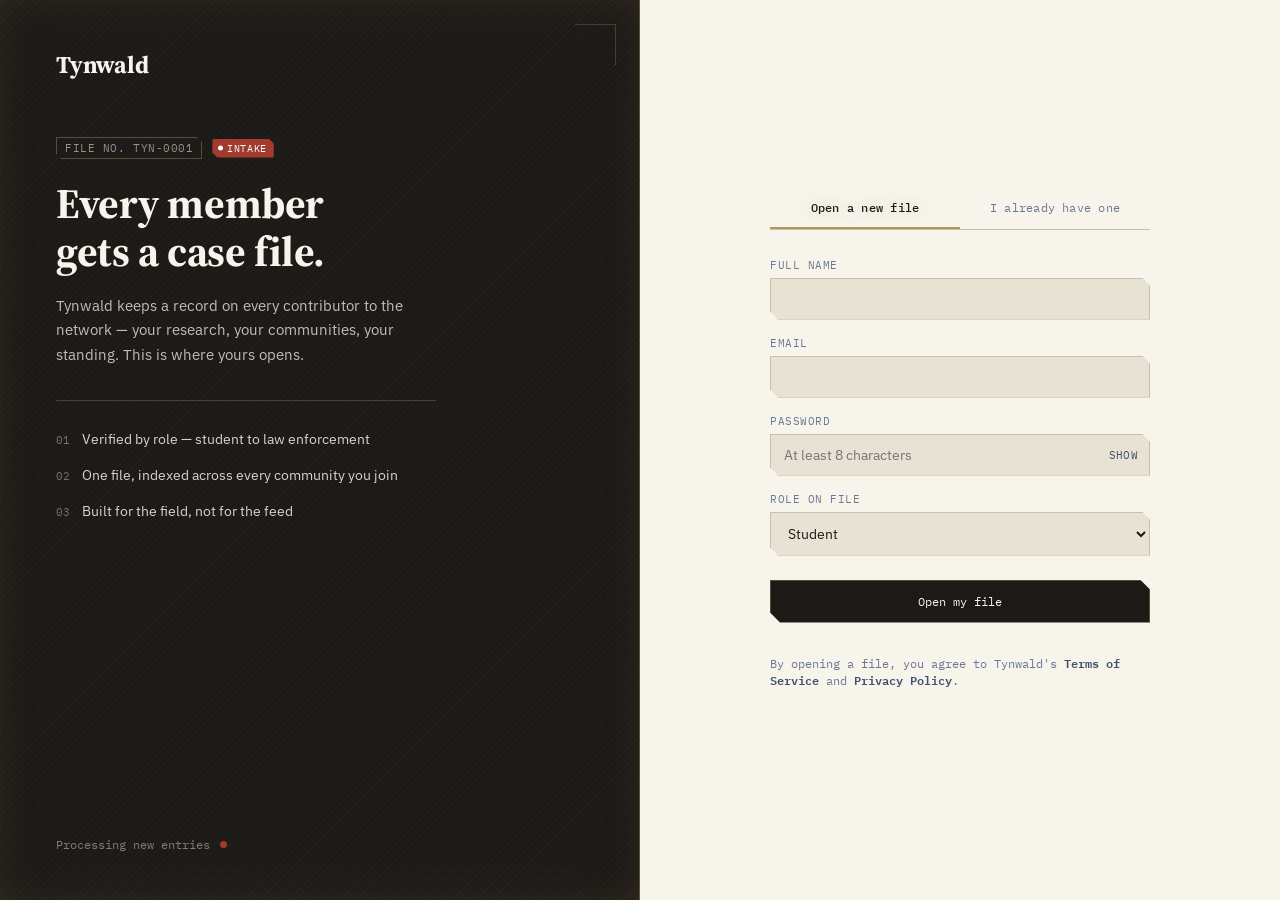
<file: index.html>
<!DOCTYPE html>
<html lang="en">
<head>
<meta charset="UTF-8" />
<meta name="viewport" content="width=device-width, initial-scale=1.0" />
<title>Tynwald — Feed</title>
<link rel="icon" type="image/x-icon" href="Images/favicon.ico">
<link rel="icon" type="image/png" sizes="16x16" href="Images/favicon.png">
<link rel="icon" type="image/png" sizes="32x32" href="Images/favicon.png">
<link rel="icon" type="image/png" sizes="48x48" href="Images/favicon.png">
<link rel="apple-touch-icon" sizes="180x180" href="Images/favicon.png">
<link rel="icon" type="image/png" sizes="192x192" href="Images/favicon.png">
<link rel="icon" type="image/png" sizes="512x512" href="Images/favicon.png">
<link rel="preconnect" href="https://fonts.googleapis.com">
<link href="https://fonts.googleapis.com/css2?family=Source+Serif+4:opsz,wght@8..60,400;8..60,600;8..60,700&family=IBM+Plex+Sans:wght@400;500;600&family=IBM+Plex+Mono:wght@400;500&display=swap" rel="stylesheet">
<link rel="stylesheet" href="styles.css?v=17" />
<link rel="stylesheet" href="post.css?v=17" />
<link rel="stylesheet" href="community-detail.css?v=17" />
<link rel="stylesheet" href="case-study.css?v=17" />
</head>
<body>

  <div class="app">

    <!-- ===================== SIDEBAR ===================== -->
    <aside class="sidebar">
      <div class="brand">
        <div class="brand-row">
          <a href="home.html" class="brand-name-link"><div class="brand-name">Tynwald</div></a>
          <button class="sidebar-collapse-toggle" id="sidebarCollapseToggle" aria-label="Collapse sidebar" title="Collapse sidebar">‹</button>
          <button class="mobile-menu-toggle" id="mobileMenuToggle" aria-label="Toggle menu">☰</button>
        </div>
        <div class="brand-tagline">KNOWLEDGE · JUSTICE · COMMUNITY</div>
      </div>

      <div class="divider"></div>

      <nav class="nav">
        <button class="nav-item active" data-page="feed">
          <svg class="nav-icon" viewBox="0 0 24 24" width="16" height="16" fill="none" stroke="currentColor" stroke-width="1.8" stroke-linecap="round" stroke-linejoin="round"><path d="M3 11l9-8 9 8"></path><path d="M5 9.5V20a1 1 0 0 0 1 1h4v-6h4v6h4a1 1 0 0 0 1-1V9.5"></path></svg><span>Feed</span><span class="nav-dot">●</span>
        </button>
        <button class="nav-item" data-page="communities">
          <svg class="nav-icon" viewBox="0 0 24 24" width="16" height="16" fill="none" stroke="currentColor" stroke-width="1.8" stroke-linecap="round" stroke-linejoin="round"><path d="M16 19v-1.5a3.5 3.5 0 0 0-3.5-3.5h-5A3.5 3.5 0 0 0 4 17.5V19"></path><circle cx="9" cy="8" r="3.2"></circle><path d="M20 19v-1.5a3.2 3.2 0 0 0-2.3-3.07"></path><path d="M14.5 4.3a3.2 3.2 0 0 1 0 6.2"></path></svg><span>Communities</span><span class="nav-dot">●</span>
        </button>
        <button class="nav-item" data-page="research">
          <svg class="nav-icon" viewBox="0 0 24 24" width="16" height="16" fill="none" stroke="currentColor" stroke-width="1.8" stroke-linecap="round" stroke-linejoin="round"><path d="M2.5 4.5h5.2a3.3 3.3 0 0 1 3.3 3.3V19a2.6 2.6 0 0 0-2.6-2.6H2.5z"></path><path d="M21.5 4.5h-5.2a3.3 3.3 0 0 0-3.3 3.3V19a2.6 2.6 0 0 1 2.6-2.6h5.9z"></path></svg><span>Research Hub</span><span class="nav-dot">●</span>
        </button>
        <button class="nav-item" data-page="library">
          <svg class="nav-icon" viewBox="0 0 24 24" width="16" height="16" fill="none" stroke="currentColor" stroke-width="1.8" stroke-linecap="round" stroke-linejoin="round"><path d="M20.5 18.5a1.5 1.5 0 0 1-1.5 1.5H5a1.5 1.5 0 0 1-1.5-1.5V6a1.5 1.5 0 0 1 1.5-1.5h4l1.7 2.2h8.3A1.5 1.5 0 0 1 20.5 8.2z"></path></svg><span>Case Study Library</span><span class="nav-dot">●</span>
        </button>
        <button class="nav-item" data-page="messages">
          <svg class="nav-icon" viewBox="0 0 24 24" width="16" height="16" fill="none" stroke="currentColor" stroke-width="1.8" stroke-linecap="round" stroke-linejoin="round"><path d="M20.5 11a7.9 7.9 0 0 1-.85 3.6A8 8 0 0 1 12.4 19a7.9 7.9 0 0 1-3.6-.85L3.5 19.5l1.35-5.3A7.9 7.9 0 0 1 4 10.6a8 8 0 0 1 4.4-7.15A7.9 7.9 0 0 1 12 2.6h.47a8 8 0 0 1 8.03 7.53z"></path></svg><span>Messages</span>
          <span class="nav-badge hidden" id="navBadgeMessages">0</span>
          <span class="nav-dot">●</span>
        </button>
        <button class="nav-item" data-page="notifications">
          <svg class="nav-icon" viewBox="0 0 24 24" width="16" height="16" fill="none" stroke="currentColor" stroke-width="1.8" stroke-linecap="round" stroke-linejoin="round"><path d="M17.5 8a5.5 5.5 0 0 0-11 0c0 6.4-2.5 8.2-2.5 8.2h16S17.5 14.4 17.5 8"></path><path d="M13.9 19.4a2.2 2.2 0 0 1-3.8 0"></path></svg><span>Notifications</span>
          <span class="nav-badge hidden" id="navBadgeNotifications">0</span>
          <span class="nav-dot">●</span>
        </button>
        <button class="nav-item" data-page="events">
          <svg class="nav-icon" viewBox="0 0 24 24" width="16" height="16" fill="none" stroke="currentColor" stroke-width="1.8" stroke-linecap="round" stroke-linejoin="round"><rect x="3.5" y="4.5" width="17" height="16.5" rx="2"></rect><line x1="15" y1="2.5" x2="15" y2="6.5"></line><line x1="8" y1="2.5" x2="8" y2="6.5"></line><line x1="3.5" y1="9.7" x2="20.5" y2="9.7"></line></svg><span>Events</span><span class="nav-dot">●</span>
        </button>
        <button class="nav-item" data-page="profile">
          <svg class="nav-icon" viewBox="0 0 24 24" width="16" height="16" fill="none" stroke="currentColor" stroke-width="1.8" stroke-linecap="round" stroke-linejoin="round"><path d="M19 20v-1.7a3.7 3.7 0 0 0-3.7-3.7H8.7A3.7 3.7 0 0 0 5 18.3V20"></path><circle cx="12" cy="7.3" r="3.7"></circle></svg><span>Profile</span><span class="nav-dot">●</span>
        </button>
        <button class="nav-item hidden" data-page="admin" id="adminNavBtn">
          <svg class="nav-icon" viewBox="0 0 24 24" width="16" height="16" fill="none" stroke="currentColor" stroke-width="1.8" stroke-linecap="round" stroke-linejoin="round"><path d="M12 2.5l7.5 3.4v6c0 4.7-3.2 8.9-7.5 10.1-4.3-1.2-7.5-5.4-7.5-10.1v-6z"></path></svg><span>Admin</span><span class="nav-dot">●</span>
        </button>
      </nav>

      <div class="sidebar-footer">
        <button class="theme-toggle" id="themeToggle" type="button" aria-label="Toggle night ops mode">
          <span class="theme-toggle-dot"></span>
          <span class="theme-toggle-label">Night Ops</span>
        </button>
        <div class="divider"></div>
        <div class="user-card">
          <div class="avatar" id="sidebarAvatar">AO</div>
          <div>
            <div class="user-name" id="sidebarUserName">Amara Okafor</div>
            <div class="user-role" id="sidebarUserRole">Student Scholar</div>
          </div>
          <button class="logout-btn" id="logoutBtn" type="button" aria-label="Log out"><svg viewBox="0 0 24 24" width="14" height="14" fill="none" stroke="currentColor" stroke-width="2" stroke-linecap="round" stroke-linejoin="round"><path d="M18.36 6.64a9 9 0 1 1-12.73 0"></path><line x1="12" y1="2" x2="12" y2="12"></line></svg></button>
        </div>
      </div>
    </aside>

    <!-- ===================== MAIN CONTENT ===================== -->
    <main class="content">

      <!-- ---------- FEED PAGE ---------- -->
      <section class="page" id="page-feed">
        <header class="page-header">
          <div class="eyebrow">DISCUSSION LOG</div>
          <h1>Feed</h1>
          <p class="subtitle">Active discussions, research notes, and field reports from across the network.</p>
        </header>

        <!-- New post composer -->
        <div class="composer">
          <div class="composer-tab">NEW ENTRY</div>
          <div class="composer-row-top">
            <div class="thread-avatar small" id="composerAvatar"></div>
            <input
              type="text"
              id="composerTitle"
              class="composer-title-input"
              placeholder="Title — what's the discussion or finding?"
            />
          </div>
          <textarea
            id="composerBody"
            class="composer-body-input"
            placeholder="Add detail, context, or a question for the community..."
            rows="3"
          ></textarea>

          <div class="composer-attachment-row">
            <input type="file" id="composerImageInput" accept="image/*" class="hidden" />
            <button type="button" id="composerAttachBtn" class="composer-attach-btn">
              <svg viewBox="0 0 24 24" width="14" height="14" fill="none" stroke="currentColor" stroke-width="2" stroke-linecap="round" stroke-linejoin="round"><rect x="3" y="3" width="18" height="18" rx="2"></rect><circle cx="8.5" cy="8.5" r="1.5"></circle><path d="M21 15l-5-5L5 21"></path></svg>
              Attach image
            </button>
            <div id="composerImagePreviewWrap" class="composer-image-preview-wrap hidden">
              <img id="composerImagePreview" class="composer-image-preview" alt="Attachment preview" />
              <button type="button" id="composerRemoveImage" class="composer-remove-image">×</button>
            </div>
          </div>

          <div class="composer-row-bottom">
            <select id="composerTag" class="composer-tag-select">
              <option value="Cybercrime">Cybercrime</option>
              <option value="Juvenile Justice">Juvenile Justice</option>
              <option value="Community Policing">Community Policing</option>
              <option value="Victimology">Victimology</option>
              <option value="Forensic Science">Forensic Science</option>
              <option value="Criminal Law">Criminal Law</option>
            </select>
            <button id="composerSubmit" class="btn-primary composer-submit">File post</button>
          </div>
        </div>

        <div class="search-row">
          <input
            type="text"
            id="feedSearch"
            class="search-input"
            placeholder="Search the feed by title or content..."
          />
        </div>

        <div class="filter-row" id="feedFilters">
          <button class="filter-chip active" data-filter="All">All</button>
          <button class="filter-chip" data-filter="Cybercrime">Cybercrime</button>
          <button class="filter-chip" data-filter="Juvenile Justice">Juvenile Justice</button>
          <button class="filter-chip" data-filter="Community Policing">Community Policing</button>
          <button class="filter-chip" data-filter="Victimology">Victimology</button>
        </div>

        <p id="feedEmptyState" class="empty-state hidden">No posts match your search or filter.</p>

        <p id="feedLoading" class="empty-state">Loading the feed...</p>

        <div id="feed-posts"></div>

        <div id="feedScrollSentinel"></div>
        <p id="feedLoadingMore" class="empty-state hidden" style="padding: 16px 0; font-size: 12px;"></p>
      </section>

      <!-- ---------- COMMUNITIES PAGE ---------- -->
      <section class="page hidden" id="page-communities">
        <header class="page-header">
          <div class="eyebrow">INDEXED FOLDERS</div>
          <h1>Communities</h1>
          <p class="subtitle">Topic-based groups, organized like case folders. Join the ones relevant to your work.</p>
        </header>

        <div class="community-actions-row">
          <button id="toggleCreateCommunity" class="btn-primary">+ Create Community</button>
        </div>

        <!-- Create community form (hidden until toggled open) -->
        <div id="createCommunityForm" class="composer create-community-form hidden">
          <div class="composer-tab">NEW FOLDER</div>
          <div class="composer-row-top">
            <input
              type="text"
              id="newCommunityName"
              class="composer-title-input"
              placeholder="Community name — e.g. Restorative Justice"
            />
          </div>
          <textarea
            id="newCommunityDesc"
            class="composer-body-input"
            placeholder="Short description — what's this community for?"
            rows="2"
          ></textarea>
          <div class="composer-row-bottom">
            <span class="meta-text">A folder ID will be assigned automatically</span>
            <div class="create-community-form-actions">
              <button id="cancelCreateCommunity" class="btn-ghost-inline">Cancel</button>
              <button id="submitCreateCommunity" class="btn-primary composer-submit">Create folder</button>
            </div>
          </div>
        </div>

        <p id="communitiesLoading" class="empty-state">Loading communities...</p>

        <div class="community-grid" id="communityGrid"></div>
      </section>

      <!-- ---------- RESEARCH HUB PAGE ---------- -->
      <section class="page hidden" id="page-research">
        <header class="page-header">
          <div class="eyebrow">ARCHIVE</div>
          <h1>Research Hub</h1>
          <p class="subtitle">Papers, datasets, case studies, and field articles shared by the network.</p>
        </header>

        <button class="btn-primary" id="toggleUploadResearch">+ Upload to archive</button>

        <!-- Upload form (hidden until toggled open) -->
        <div id="uploadResearchForm" class="composer create-community-form hidden">
          <div class="composer-tab">NEW ENTRY</div>
          <div class="composer-row-top">
            <input
              type="text"
              id="newResearchTitle"
              class="composer-title-input"
              placeholder="Title — e.g. Recidivism Patterns Among First-Time Offenders"
            />
          </div>
          <div class="auth-field" style="margin-bottom: 12px;">
            <label class="auth-label" for="newResearchType">Type</label>
            <select id="newResearchType" class="auth-input">
              <option value="Paper">Paper</option>
              <option value="Dataset">Dataset</option>
              <option value="Case Study">Case Study</option>
              <option value="Article">Article</option>
            </select>
          </div>
          <div class="auth-field" style="margin-bottom: 12px;">
            <label class="auth-label" for="newResearchUrl">Link to file (optional for now — Cloudinary upload coming later)</label>
            <input type="text" id="newResearchUrl" class="auth-input" placeholder="https://..." />
          </div>
          <div class="composer-row-bottom">
            <span class="meta-text">A reference ID will be assigned automatically</span>
            <div class="create-community-form-actions">
              <button id="cancelUploadResearch" class="btn-ghost-inline">Cancel</button>
              <button id="submitUploadResearch" class="btn-primary composer-submit">Add to archive</button>
            </div>
          </div>
        </div>

        <div class="search-row">
          <input
            type="text"
            id="researchSearch"
            class="search-input"
            placeholder="Search the archive by title or author..."
          />
        </div>

        <p id="researchLoading" class="empty-state">Loading the archive...</p>

        <div id="researchList"></div>

        <button id="researchLoadMore" class="load-more-btn hidden">Load more</button>
      </section>

      <!-- ---------- CASE STUDY LIBRARY PAGE ---------- -->
      <section class="page hidden" id="page-library">
        <header class="page-header">
          <div class="eyebrow">LEDGER</div>
          <h1>Case Study Library</h1>
          <p class="subtitle">Historical cases, landmark judgments, investigations, and prevention strategies — indexed for study.</p>
        </header>

        <div class="community-actions-row">
          <button id="toggleAddCaseStudy" class="btn-primary">+ Add to ledger</button>
        </div>

        <!-- Add case study form (hidden until toggled open) -->
        <div id="addCaseStudyForm" class="composer create-community-form hidden">
          <div class="composer-tab">NEW LEDGER ENTRY</div>
          <div class="composer-row-top">
            <input
              type="text"
              id="newCaseTitle"
              class="composer-title-input"
              placeholder="Title — e.g. Miranda v. Arizona"
            />
          </div>
          <textarea
            id="newCaseDesc"
            class="composer-body-input"
            placeholder="Description — what's the significance of this case?"
            rows="2"
          ></textarea>
          <div class="auth-field" style="margin-bottom: 12px;">
            <label class="auth-label" for="newCaseCategory">Category</label>
            <select id="newCaseCategory" class="auth-input">
              <option value="Investigation">Investigation</option>
              <option value="Landmark Judgment">Landmark Judgment</option>
              <option value="Prevention Strategy">Prevention Strategy</option>
            </select>
          </div>
          <div class="auth-field" style="margin-bottom: 12px;">
            <label class="auth-label" for="newCaseJurisdiction">Jurisdiction</label>
            <input type="text" id="newCaseJurisdiction" class="auth-input" placeholder="e.g. United States, Multinational" />
          </div>
          <div class="auth-field" style="margin-bottom: 12px;">
            <label class="auth-label" for="newCaseYear">Year(s)</label>
            <input type="text" id="newCaseYear" class="auth-input" placeholder="e.g. 1966, 2018–2021, Ongoing" />
          </div>
          <div class="composer-row-bottom">
            <span class="meta-text">A case ID will be assigned automatically</span>
            <div class="create-community-form-actions">
              <button id="cancelAddCaseStudy" class="btn-ghost-inline">Cancel</button>
              <button id="submitAddCaseStudy" class="btn-primary composer-submit">Add entry</button>
            </div>
          </div>
        </div>

        <div class="search-row">
          <input
            type="text"
            id="librarySearch"
            class="search-input"
            placeholder="Search the ledger by title or description..."
          />
        </div>

        <p id="caseStudyLoading" class="empty-state">Loading the ledger...</p>

        <div class="ledger" id="ledgerList"></div>

        <button id="libraryLoadMore" class="load-more-btn hidden">Load more</button>
      </section>

      <!-- ---------- MESSAGES PAGE ---------- -->
      <section class="page hidden" id="page-messages">
        <header class="page-header">
          <div class="eyebrow">PRIVATE CORRESPONDENCE</div>
          <h1>Messages</h1>
        </header>

        <div class="messages-layout">

          <!-- Conversation list (left pane) -->
          <div class="conversation-list" id="conversationList">
            <div class="conversation-search">
              <input type="text" id="conversationSearch" class="conversation-search-input" placeholder="Search conversations..." />
            </div>
            <p id="conversationsLoading" class="empty-state" style="padding: 20px; font-size: 12px;">Loading...</p>
          </div>

          <!-- Active thread (right pane) -->
          <div class="message-thread" id="messageThread">

            <!-- Empty state: shown when no conversation is selected -->
            <div class="message-thread-empty" id="threadEmpty">
              <div class="thread-empty-icon">💬</div>
              <p class="thread-empty-text">Select a conversation to start reading</p>
            </div>

            <!-- Active conversation: shown when a thread is loaded -->
            <div class="thread-active hidden" id="threadActive">

              <div class="message-thread-header" id="threadHeader">
                <button type="button" class="thread-back-btn" id="threadBackBtn" aria-label="Back to conversations">←</button>
                <div class="thread-avatar small" id="threadContactAvatar"></div>
                <div class="message-thread-header-meta">
                  <div class="conversation-name" id="threadContactName"></div>
                  <div class="thread-header-ref" id="threadContactRole"></div>
                </div>
              </div>

              <div class="message-bubbles" id="messageBubbles"></div>

              <div class="typing-indicator hidden" id="typingIndicator">
                <span class="typing-name" id="typingName"></span>
                <span class="typing-dots"><span></span><span></span><span></span></span>
              </div>

              <div class="message-composer">
                <input
                  type="text"
                  id="messageInput"
                  class="message-input"
                  placeholder="Write a message..."
                />
                <button id="messageSendBtn" class="message-transmit-btn">Send →</button>
              </div>

            </div>

          </div>

        </div>
      </section>

      <!-- ---------- NOTIFICATIONS PAGE ---------- -->
      <section class="page hidden" id="page-notifications">
        <header class="page-header">
          <div class="eyebrow">ACTIVITY LOG</div>
          <h1>Notifications</h1>
        </header>

        <div class="notif-actions">
          <button id="markAllReadBtn" class="link-text" style="background:none;border:none;cursor:pointer;font-family:inherit;">Mark all as read</button>
        </div>

        <p id="notifLoading" class="empty-state">Loading notifications...</p>

        <div class="notif-list" id="notifList"></div>
      </section>

      <!-- ---------- EVENTS PAGE ---------- -->
      <section class="page hidden" id="page-events">
        <header class="page-header">
          <div class="eyebrow">FIELD EVENTS</div>
          <h1>Events</h1>
          <p class="subtitle">Conferences, seminars, workshops, and webinars from across the network.</p>
        </header>

        <div class="community-actions-row">
          <button id="toggleCreateEvent" class="btn-primary">+ Create Event</button>
        </div>

        <!-- Create event form (hidden until toggled open) -->
        <div id="createEventForm" class="composer create-community-form hidden">
          <div class="composer-tab">NEW EVENT FILING</div>
          <div class="composer-row-top">
            <input
              type="text"
              id="newEventTitle"
              class="composer-title-input"
              placeholder="Event title — e.g. West Africa Cybercrime Summit 2026"
            />
          </div>
          <div class="auth-field" style="margin-bottom:12px;">
            <label class="auth-label" for="newEventType">Type</label>
            <select id="newEventType" class="auth-input">
              <option value="Conference">Conference</option>
              <option value="Seminar">Seminar</option>
              <option value="Workshop">Workshop</option>
              <option value="Webinar">Webinar</option>
            </select>
          </div>
          <textarea
            id="newEventDesc"
            class="composer-body-input"
            placeholder="What is this event about?"
            rows="2"
          ></textarea>
          <div class="auth-field" style="margin-bottom:12px;">
            <label class="auth-label" for="newEventDate">Date &amp; Time</label>
            <input type="datetime-local" id="newEventDate" class="auth-input" />
          </div>
          <div class="auth-field" style="margin-bottom:12px;">
            <label class="auth-label" for="newEventLocation">Location</label>
            <input type="text" id="newEventLocation" class="auth-input" placeholder="City, Country — or type Online" />
          </div>
          <div class="auth-field" style="margin-bottom:12px;">
            <label class="auth-label" for="newEventLink">External link (optional)</label>
            <input type="text" id="newEventLink" class="auth-input" placeholder="https://registration-link.com" />
          </div>
          <div class="composer-row-bottom">
            <span class="meta-text">You will be listed as organiser</span>
            <div class="create-community-form-actions">
              <button id="cancelCreateEvent" class="btn-ghost-inline">Cancel</button>
              <button id="submitCreateEvent" class="btn-primary composer-submit">File event</button>
            </div>
          </div>
        </div>

        <!-- Upcoming events -->
        <div class="events-section">
          <div class="events-section-label">
            <span class="eyebrow" style="color: var(--slate);">UPCOMING</span>
          </div>
          <p id="upcomingLoading" class="empty-state">Loading events...</p>
          <div class="event-grid" id="upcomingGrid"></div>
        </div>

        <!-- Past events -->
        <div class="events-section" id="pastEventsSection" style="margin-top: 32px;">
          <div class="events-section-label">
            <span class="eyebrow" style="color: var(--slate-soft);">PAST EVENTS</span>
          </div>
          <p id="pastLoading" class="empty-state hidden">Loading...</p>
          <div class="event-grid past" id="pastGrid"></div>
        </div>

      </section>

      <!-- ---------- PROFILE PAGE ---------- -->
      <section class="page hidden" id="page-profile">
        <header class="page-header">
          <div class="eyebrow">RECORD ON FILE</div>
          <h1>Profile</h1>
        </header>

        <p id="profileLoading" class="empty-state">Loading profile...</p>

        <!-- VIEW MODE -->
        <div id="profileView" class="hidden">

          <div class="profile-card">
            <div class="profile-avatar" id="profileAvatar"></div>
            <div class="profile-main">
              <div class="profile-top">
                <div>
                  <div class="profile-name" id="profileName"></div>
                  <div class="profile-subtitle" id="profileSubtitle"></div>
                </div>
                <div style="display:flex;flex-direction:column;align-items:flex-end;gap:8px;">
                  <span class="case-stamp" id="profileUserId"></span>
                  <div style="display:flex;gap:8px;">
                    <button id="editProfileBtn" class="btn-ghost-inline" style="font-size:11px;padding:5px 10px;">Edit profile</button>
                    <button id="openSettingsBtn" class="btn-ghost-inline" style="font-size:11px;padding:5px 10px;">Settings</button>
                  </div>
                </div>
              </div>
              <p class="profile-bio" id="profileBio"></p>
            </div>
          </div>

          <div class="profile-grid">
            <div>
              <div class="section-label">Research Areas</div>
              <div class="chip-row" id="profileResearchAreas">
                <span class="meta-text">None listed yet.</span>
              </div>
            </div>
            <div>
              <div class="section-label">Skills</div>
              <div class="chip-row" id="profileSkills">
                <span class="meta-text">None listed yet.</span>
              </div>
            </div>
          </div>

          <!-- Collapsible posts section -->
          <div class="profile-posts-section">
            <button id="toggleProfilePosts" class="profile-posts-toggle">
              <span>Show my posts</span>
              <span class="profile-posts-arrow">↓</span>
            </button>
            <div id="profilePostsList" class="hidden">
              <p id="profilePostsLoading" class="empty-state hidden">Loading posts...</p>
            </div>
          </div>

          <!-- Collapsible saved posts section -->
          <div class="profile-posts-section">
            <button id="toggleSavedPosts" class="profile-posts-toggle">
              <span>Show saved posts</span>
              <span class="profile-posts-arrow">↓</span>
            </button>
            <div id="savedPostsList" class="hidden">
              <p id="savedPostsLoading" class="empty-state hidden">Loading saved posts...</p>
            </div>
          </div>

        </div>

        <!-- EDIT MODE -->
        <div id="profileEdit" class="hidden">

          <div class="composer" style="max-width:760px;">
            <div class="composer-tab">EDITING RECORD</div>

            <div class="auth-field" style="margin-bottom:14px;">
              <label class="auth-label">Profile picture</label>
              <div style="display:flex;align-items:center;gap:14px;">
                <div class="avatar" id="editAvatarPreview" style="width:56px;height:56px;font-size:18px;flex-shrink:0;"></div>
                <input type="file" id="editAvatarInput" accept="image/*" class="hidden" />
                <button type="button" id="editAvatarUploadBtn" class="btn-ghost-inline" style="font-size:11px;padding:6px 12px;">Upload photo</button>
                <button type="button" id="editAvatarRemoveBtn" class="btn-ghost-inline hidden" style="font-size:11px;padding:6px 12px;">Remove</button>
              </div>
            </div>

            <div class="auth-field" style="margin-bottom:14px;">
              <label class="auth-label" for="editName">Full name</label>
              <input type="text" id="editName" class="auth-input" placeholder="Your name" />
            </div>

            <div class="auth-field" style="margin-bottom:14px;">
              <label class="auth-label" for="editRole">Role on file</label>
              <select id="editRole" class="auth-input">
                <option value="Student">Student</option>
                <option value="Researcher">Researcher</option>
                <option value="Lecturer">Lecturer</option>
                <option value="Law Enforcement">Law Enforcement</option>
                <option value="Military Personnel">Military Personnel</option>
                <option value="Legal Practitioner">Legal Practitioner</option>
                <option value="Cybersecurity Specialist">Cybersecurity Specialist</option>
                <option value="Community Member">Community Member</option>
              </select>
            </div>

            <div class="auth-field" style="margin-bottom:14px;">
              <label class="auth-label" for="editBio">Bio</label>
              <textarea id="editBio" class="composer-body-input" rows="3" placeholder="Tell the network about your work and interests..."></textarea>
            </div>

            <div class="auth-field" style="margin-bottom:14px;">
              <label class="auth-label" for="editInstitution">Institution</label>
              <input type="text" id="editInstitution" class="auth-input" placeholder="e.g. University of Edinburgh" />
            </div>

            <div class="auth-field" style="margin-bottom:14px;">
              <label class="auth-label" for="editResearchAreas">Research Areas <span style="font-weight:400;text-transform:none;font-family:var(--font-sans);font-size:11px;">(comma-separated)</span></label>
              <input type="text" id="editResearchAreas" class="auth-input" placeholder="e.g. Cybercrime, Victimology, Youth Justice" />
            </div>

            <div class="auth-field" style="margin-bottom:14px;">
              <label class="auth-label" for="editSkills">Skills <span style="font-weight:400;text-transform:none;font-family:var(--font-sans);font-size:11px;">(comma-separated)</span></label>
              <input type="text" id="editSkills" class="auth-input" placeholder="e.g. Qualitative Analysis, SPSS, Digital Forensics" />
            </div>

            <div class="composer-row-bottom">
              <span class="meta-text">Changes save to your case file</span>
              <div class="create-community-form-actions">
                <button id="cancelEditProfile" class="btn-ghost-inline">Cancel</button>
                <button id="saveEditProfile" class="btn-primary composer-submit">Save changes</button>
              </div>
            </div>
          </div>

        </div>

      </section>

      <!-- ===================== VIEW ANOTHER USER'S PROFILE ===================== -->
      <!-- Not linked from the sidebar nav — reached by clicking a post
           author's name or a "joined a community" notification. -->
      <section class="page hidden" id="page-user-profile">
        <a href="#" id="userProfileBack" class="back-btn-icon" aria-label="Back" title="Back">←</a>

        <header class="page-header">
          <div class="eyebrow">RECORD ON FILE</div>
          <h1>Profile</h1>
        </header>

        <p id="userProfileLoading" class="empty-state">Loading profile...</p>

        <div id="userProfileView" class="hidden">
          <div class="profile-card">
            <div class="profile-avatar" id="userProfileAvatar"></div>
            <div class="profile-main">
              <div class="profile-top">
                <div>
                  <div class="profile-name" id="userProfileName"></div>
                  <div class="profile-subtitle" id="userProfileSubtitle"></div>
                </div>
                <div style="display:flex;gap:8px;align-items:center;">
                  <button id="userProfileMessageBtn" class="btn-primary" style="margin-bottom:0;">Message</button>
                  <button type="button" id="userProfileReportBtn" class="report-btn" title="Report user" style="border:1px solid var(--line);padding:9px;clip-path:polygon(0 0, calc(100% - 6px) 0, 100% 6px, 100% 100%, 6px 100%, 0 calc(100% - 6px));"></button>
                  <button type="button" id="userProfileBlockBtn" class="delete-btn" title="Block user" style="border:1px solid var(--line);padding:9px;clip-path:polygon(0 0, calc(100% - 6px) 0, 100% 6px, 100% 100%, 6px 100%, 0 calc(100% - 6px));"></button>
                </div>
              </div>
              <p class="profile-bio" id="userProfileBio"></p>
            </div>
          </div>

          <div class="profile-grid">
            <div>
              <div class="section-label">Research Areas</div>
              <div class="chip-row" id="userProfileResearchAreas">
                <span class="meta-text">None listed yet.</span>
              </div>
            </div>
            <div>
              <div class="section-label">Skills</div>
              <div class="chip-row" id="userProfileSkills">
                <span class="meta-text">None listed yet.</span>
              </div>
            </div>
          </div>
        </div>
      </section>

      <!-- ===================== SETTINGS ===================== -->
      <section class="page hidden" id="page-settings">
        <a href="#" id="settingsBack" class="back-btn-icon" aria-label="Back" title="Back">←</a>

        <header class="page-header">
          <div class="eyebrow">ACCOUNT</div>
          <h1>Settings</h1>
        </header>

        <div class="settings-block">
          <h2 class="settings-block-title">Notifications</h2>
          <p class="meta-text" style="display:block; line-height:1.6; margin-bottom:16px;">
            Get notified about new messages, replies, and likes even when Tynwald isn't open in a tab.
          </p>
          <button class="theme-toggle push-toggle" id="pushToggle" type="button" style="width:auto; margin-bottom:0;">
            <span class="theme-toggle-dot push-toggle-dot"></span>
            <span id="pushToggleLabel">Enable push notifications</span>
          </button>
        </div>

        <div class="settings-block">
          <h2 class="settings-block-title">Change password</h2>
          <form id="changePasswordForm" class="settings-form">
            <div class="auth-field">
              <label class="auth-label" for="currentPassword">Current password</label>
              <div class="password-field">
                <input type="password" id="currentPassword" class="auth-input" required />
                <button type="button" class="password-toggle" data-target="currentPassword" aria-label="Show password">Show</button>
              </div>
            </div>
            <div class="auth-field">
              <label class="auth-label" for="newPassword">New password</label>
              <div class="password-field">
                <input type="password" id="newPassword" class="auth-input" minlength="8" required />
                <button type="button" class="password-toggle" data-target="newPassword" aria-label="Show password">Show</button>
              </div>
            </div>
            <button type="submit" class="btn-primary" id="changePasswordSubmit" style="margin-bottom:0;">Update password</button>
          </form>
        </div>

        <div class="settings-block">
          <h2 class="settings-block-title">Blocked users</h2>
          <p class="meta-text" style="display:block; line-height:1.6; margin-bottom:16px;">
            People you've blocked can't message you, and neither of you will see each other's posts in Feed.
          </p>
          <div id="blockedUsersList">
            <p class="meta-text">Loading...</p>
          </div>
        </div>

        <div class="settings-block settings-block-danger">
          <h2 class="settings-block-title">Delete account</h2>
          <p class="meta-text" style="display:block; line-height:1.6; margin-bottom:16px;">
            This permanently deletes your account, posts, research items, and case studies you added.
            Comments you left elsewhere are replaced with "[deleted]" so reply threads stay intact.
            Messages you've sent stay in the other person's conversation history. This can't be undone.
          </p>
          <form id="deleteAccountForm" class="settings-form">
            <div class="auth-field">
              <label class="auth-label" for="deleteAccountPassword">Confirm your password to continue</label>
              <div class="password-field">
                <input type="password" id="deleteAccountPassword" class="auth-input" required />
                <button type="button" class="password-toggle" data-target="deleteAccountPassword" aria-label="Show password">Show</button>
              </div>
            </div>
            <button type="submit" class="btn-danger" id="deleteAccountSubmit">Delete my account</button>
          </form>
        </div>
      </section>

      <!-- ===================== ADMIN ===================== -->
      <section class="page hidden" id="page-admin">
        <header class="page-header">
          <div class="eyebrow">MODERATION</div>
          <h1>Admin</h1>
        </header>

        <div id="adminStats" style="display:flex;gap:16px;flex-wrap:wrap;margin-bottom:28px;">
          <div class="settings-block" style="flex:1;min-width:120px;text-align:center;padding:16px;">
            <div class="stat-value" id="adminStatUsers" style="font-size:24px;">—</div>
            <div class="meta-text">users</div>
          </div>
          <div class="settings-block" style="flex:1;min-width:120px;text-align:center;padding:16px;">
            <div class="stat-value" id="adminStatPosts" style="font-size:24px;">—</div>
            <div class="meta-text">posts</div>
          </div>
          <div class="settings-block" style="flex:1;min-width:120px;text-align:center;padding:16px;">
            <div class="stat-value" id="adminStatPending" style="font-size:24px;color:var(--red);">—</div>
            <div class="meta-text">pending reports</div>
          </div>
          <div class="settings-block" style="flex:1;min-width:120px;text-align:center;padding:16px;">
            <div class="stat-value" id="adminStatSuspended" style="font-size:24px;">—</div>
            <div class="meta-text">suspended</div>
          </div>
        </div>

        <div class="filter-row">
          <span class="filter-chip active" data-admin-tab="reports">Reports</span>
          <span class="filter-chip" data-admin-tab="users">Users</span>
        </div>

        <!-- REPORTS TAB -->
        <div id="adminReportsTab">
          <div class="filter-row" style="margin-top:16px;">
            <span class="filter-chip active" data-report-status="pending">Pending</span>
            <span class="filter-chip" data-report-status="reviewed">Reviewed</span>
            <span class="filter-chip" data-report-status="dismissed">Dismissed</span>
          </div>
          <div id="adminReportsList" style="margin-top:16px;">
            <p class="empty-state">Loading reports...</p>
          </div>
        </div>

        <!-- USERS TAB -->
        <div id="adminUsersTab" class="hidden">
          <div class="conversation-search" style="margin:16px 0;padding:0;border:none;background:none;">
            <input type="text" id="adminUserSearch" class="composer-title-input" placeholder="Search by name or email..." />
          </div>
          <div id="adminUsersList">
            <p class="empty-state">Loading users...</p>
          </div>
        </div>
      </section>

      <!-- ===================== POST THREAD (folded in from post.html for SPA-style navigation — no full page reload when opening a post) ===================== -->
      <section class="page hidden" id="page-post-thread">
        <a href="#" id="postThreadBack" class="back-btn-icon" aria-label="Back" title="Back">←</a>

        <p id="threadLoading" class="empty-state">Loading thread...</p>

        <!-- Original post, full version -->
        <article class="thread-post hidden" id="threadPost">
          <div class="post-top">
            <span class="case-stamp" id="threadCaseId"></span>
            <span class="tag tag-outline" id="threadStatus"></span>
          </div>
          <div class="post-meta">
            <div class="thread-avatar" id="threadAvatar"></div>
            <div>
              <a href="#" class="post-author" id="threadAuthor"></a>
              <div class="post-inst" id="threadAuthorInst"></div>
            </div>
            <span class="post-time thread-time" id="threadTime"></span>
          </div>

          <h1 class="thread-title" id="threadTitle"></h1>

          <div class="thread-body" id="threadBody"></div>

          <div class="thread-actions">
            <button class="thread-action-btn like-btn" id="threadLikeBtn" data-liked="false" data-count="0"><svg class="like-icon" viewBox="0 0 24 24" width="15" height="15" fill="none" stroke="currentColor" stroke-width="2" stroke-linecap="round" stroke-linejoin="round"><path d="M12 21s-7.5-4.7-10.2-9.1C.2 9.1 1 5.4 4.4 4c2.5-1 5.1 0 6.7 2.1L12 7.2l.9-1.1C14.5 4 17.1 3 19.6 4c3.4 1.4 4.2 5.1 2.6 7.9C19.5 16.3 12 21 12 21z"/></svg><span class="like-count">0</span></button>
            <span class="thread-action-btn" id="threadReplyCount">0 replies</span>
            <button type="button" class="thread-action-btn share-btn" id="threadShareBtn" title="Share"><svg viewBox="0 0 24 24" width="14" height="14" fill="none" stroke="currentColor" stroke-width="2" stroke-linecap="round" stroke-linejoin="round"><circle cx="18" cy="5" r="3"></circle><circle cx="6" cy="12" r="3"></circle><circle cx="18" cy="19" r="3"></circle><line x1="8.6" y1="13.5" x2="15.4" y2="17.5"></line><line x1="15.4" y1="6.5" x2="8.6" y2="10.5"></line></svg> Share</button>
            <button type="button" class="thread-action-btn bookmark-btn" id="threadBookmarkBtn" data-saved="false" title="Save"><svg viewBox="0 0 24 24" width="14" height="14" fill="none" stroke="currentColor" stroke-width="2" stroke-linecap="round" stroke-linejoin="round"><path d="M19 21l-7-5-7 5V5a2 2 0 0 1 2-2h10a2 2 0 0 1 2 2z"></path></svg> Save</button>
            <button type="button" class="thread-action-btn delete-btn hidden" id="threadDeleteBtn" title="Delete post"><svg viewBox="0 0 24 24" width="14" height="14" fill="none" stroke="currentColor" stroke-width="2" stroke-linecap="round" stroke-linejoin="round"><polyline points="3 6 5 6 21 6"></polyline><path d="M19 6l-1 14a2 2 0 0 1-2 2H8a2 2 0 0 1-2-2L5 6"></path><path d="M10 11v6"></path><path d="M14 11v6"></path><path d="M9 6V4a2 2 0 0 1 2-2h2a2 2 0 0 1 2 2v2"></path></svg> Delete</button>
            <span class="tag tag-outline" id="threadTag" style="margin-left: auto;"></span>
          </div>
        </article>
      </section>

      <!-- ===================== COMMUNITY DETAIL (folded in from community-detail.html for SPA-style navigation) ===================== -->
      <section class="page hidden" id="page-community-detail">
        <a href="#" id="communityDetailBack" class="back-btn-icon" aria-label="Back" title="Back">←</a>

        <p id="communityLoading" class="empty-state">Loading community...</p>

        <!-- Folder-style header -->
        <div class="folder-header hidden" id="folderHeader">
          <div class="folder-tab" id="folderTab">COM-002</div>
          <div class="folder-header-top">
            <div>
              <h1 class="folder-title" id="folderTitle">Cybercrime</h1>
              <p class="folder-desc" id="folderDesc">Digital fraud, ransomware trends, and cyber-forensics — for researchers, practitioners, and students tracking the evolving threat landscape.</p>
            </div>
            <div class="folder-header-actions">
              <button class="btn-primary join-btn" id="joinBtn" data-joined="false">+ Join Community</button>
              <button type="button" class="delete-btn hidden" id="deleteCommunityBtn" title="Delete community"><svg viewBox="0 0 24 24" width="14" height="14" fill="none" stroke="currentColor" stroke-width="2" stroke-linecap="round" stroke-linejoin="round"><polyline points="3 6 5 6 21 6"></polyline><path d="M19 6l-1 14a2 2 0 0 1-2 2H8a2 2 0 0 1-2-2L5 6"></path><path d="M10 11v6"></path><path d="M14 11v6"></path><path d="M9 6V4a2 2 0 0 1 2-2h2a2 2 0 0 1 2 2v2"></path></svg></button>
            </div>
          </div>
          <div class="divider"></div>
          <div class="folder-stats">
            <div class="folder-stat">
              <span class="stat-value" id="folderMemberCount">0</span>
              <span class="meta-text">members</span>
            </div>
            <div class="folder-stat">
              <span class="stat-value">—</span>
              <span class="meta-text">posts this month</span>
            </div>
            <div class="folder-stat">
              <span class="stat-value" id="folderEstablished">—</span>
              <span class="meta-text">established</span>
            </div>
          </div>
        </div>

        <div class="community-layout hidden" id="communityLayoutBody">

          <!-- Posts column -->
          <div class="community-posts">

            <!-- Mini composer, scoped to this community -->
            <div class="composer" id="communityComposer" style="max-width: none;">
              <div class="composer-tab">NEW ENTRY IN THIS FOLDER</div>
              <div class="composer-row-top">
                <input
                  type="text"
                  id="communityPostTitle"
                  class="composer-title-input"
                  placeholder="Title — what's the discussion or finding?"
                />
              </div>
              <textarea
                id="communityPostBody"
                class="composer-body-input"
                placeholder="Add detail, context, or a question for this community..."
                rows="3"
              ></textarea>
              <div class="composer-row-bottom">
                <select id="communityPostTag" class="composer-tag-select">
                  <option value="Cybercrime">Cybercrime</option>
                  <option value="Juvenile Justice">Juvenile Justice</option>
                  <option value="Community Policing">Community Policing</option>
                  <option value="Victimology">Victimology</option>
                  <option value="Forensic Science">Forensic Science</option>
                  <option value="Criminal Law">Criminal Law</option>
                </select>
                <button id="communityPostSubmit" class="btn-primary composer-submit">File post</button>
              </div>
            </div>

            <div class="filter-row">
              <span class="filter-chip active">Recent</span>
              <span class="filter-chip">Most discussed</span>
              <span class="filter-chip">Active alerts</span>
            </div>

            <p id="communityPostsLoading" class="empty-state">Loading posts...</p>

            <div id="communityPostsList"></div>

          </div>

          <!-- Sidebar column -->
          <div class="community-sidebar">

            <div class="sidebar-box">
              <div class="section-label">About this folder</div>
              <p class="sidebar-box-text">
                Created for sharing research, incident analysis, and field experience
                related to digital crime. Posts are expected to cite sources where
                possible. Moderated by senior contributors.
              </p>
            </div>

            <div class="sidebar-box">
              <div class="section-label">Moderators</div>
              <div class="mod-list" id="moderatorsList">
                <p class="meta-text">Loading...</p>
              </div>
            </div>

            <div class="sidebar-box">
              <div class="section-label">Related communities</div>
              <p class="sidebar-box-text">Not available yet — this feature is still being built.</p>
            </div>

          </div>

        </div>
      </section>

      <!-- ===================== CASE STUDY DETAIL (folded in from case-study.html for SPA-style navigation) ===================== -->
      <section class="page hidden" id="page-case-study-detail">
        <a href="#" id="caseStudyDetailBack" class="back-btn-icon" aria-label="Back" title="Back">←</a>

        <p id="caseStudyDetailLoading" class="empty-state">Loading case study...</p>

        <!-- Case study entry, full version -->
        <article class="thread-post hidden" id="caseStudyDetail">
          <div class="post-top">
            <span class="case-stamp" id="csCaseId"></span>
            <span class="tag" id="csCategory"></span>
          </div>

          <h1 class="thread-title" id="csTitle"></h1>

          <div class="thread-body">
            <p id="csDescription"></p>
          </div>

          <div class="thread-actions">
            <span class="thread-action-btn" id="csMeta"></span>
            <span class="thread-action-btn" id="csReplyCount">0 replies</span>
            <button type="button" class="thread-action-btn delete-btn hidden" id="csDeleteBtn" title="Delete case study"><svg viewBox="0 0 24 24" width="14" height="14" fill="none" stroke="currentColor" stroke-width="2" stroke-linecap="round" stroke-linejoin="round"><polyline points="3 6 5 6 21 6"></polyline><path d="M19 6l-1 14a2 2 0 0 1-2 2H8a2 2 0 0 1-2-2L5 6"></path><path d="M10 11v6"></path><path d="M14 11v6"></path><path d="M9 6V4a2 2 0 0 1 2-2h2a2 2 0 0 1 2 2v2"></path></svg> Delete</button>
          </div>
        </article>
      </section>

      <!-- ===================== SHARED REPLY/COMMENT WIDGET =====================
           Used by BOTH page-post-thread and page-case-study-detail — never
           shown for both at once, so one shared instance instead of two
           copies. loadThread()/loadCaseStudyThread() un-hide it and point
           replyInput's dataset at the right context ("post" or "caseStudy");
           showPage()/navigateToPage() hide it again on every other page. -->
      <div class="reply-composer hidden" id="replyComposer">
        <div class="thread-avatar small" id="replyComposerAvatar">AO</div>
        <textarea id="replyInput" class="reply-input" placeholder="Add to the discussion..." rows="2"></textarea>
        <button id="replySubmit" class="btn-primary">Post reply</button>
      </div>

      <div class="comment-thread hidden" id="commentThreadWrap">

        <div class="comment-section-label" id="commentCountLabel">0 replies</div>

        <div id="commentList"></div>

      </div>

    </main>
  </div>

  <!-- ===================== SHARED CONFIRM MODAL (delete actions) ===================== -->
  <div class="confirm-modal-overlay hidden" id="confirmModalOverlay">
    <div class="confirm-modal">
      <div class="confirm-modal-icon">!</div>
      <p class="confirm-modal-message" id="confirmModalMessage"></p>
      <div class="confirm-modal-actions">
        <button class="btn-ghost-inline" id="confirmModalCancel">Cancel</button>
        <button class="confirm-modal-confirm" id="confirmModalConfirm">Delete</button>
      </div>
    </div>
  </div>

  <div class="confirm-modal-overlay hidden" id="reportModalOverlay">
    <div class="confirm-modal report-modal">
      <div class="confirm-modal-icon">!</div>
      <p class="confirm-modal-message" style="margin-bottom:14px;">Report this content</p>
      <div class="auth-field" style="margin-bottom:14px;">
        <label class="auth-label" for="reportReason">Reason</label>
        <select id="reportReason" class="auth-input">
          <option value="Spam">Spam</option>
          <option value="Harassment">Harassment</option>
          <option value="Misinformation">Misinformation</option>
          <option value="Inappropriate content">Inappropriate content</option>
          <option value="Impersonation">Impersonation</option>
          <option value="Other">Other</option>
        </select>
      </div>
      <div class="auth-field" style="margin-bottom:14px;">
        <label class="auth-label" for="reportDetails">Additional details <span style="font-weight:400;text-transform:none;font-family:var(--font-sans);font-size:11px;">(optional)</span></label>
        <textarea id="reportDetails" class="composer-body-input" rows="3" maxlength="1000" placeholder="Anything that would help us review this..."></textarea>
      </div>
      <div class="confirm-modal-actions">
        <button class="btn-ghost-inline" id="reportModalCancel">Cancel</button>
        <button class="confirm-modal-confirm" id="reportModalSubmit">Submit report</button>
      </div>
    </div>
  </div>

  <div class="toast-stack" id="toastStack"></div>

  <script src="config.js?v=17"></script>
  <script src="script.js?v=17"></script>
</body>
</html>
</file>
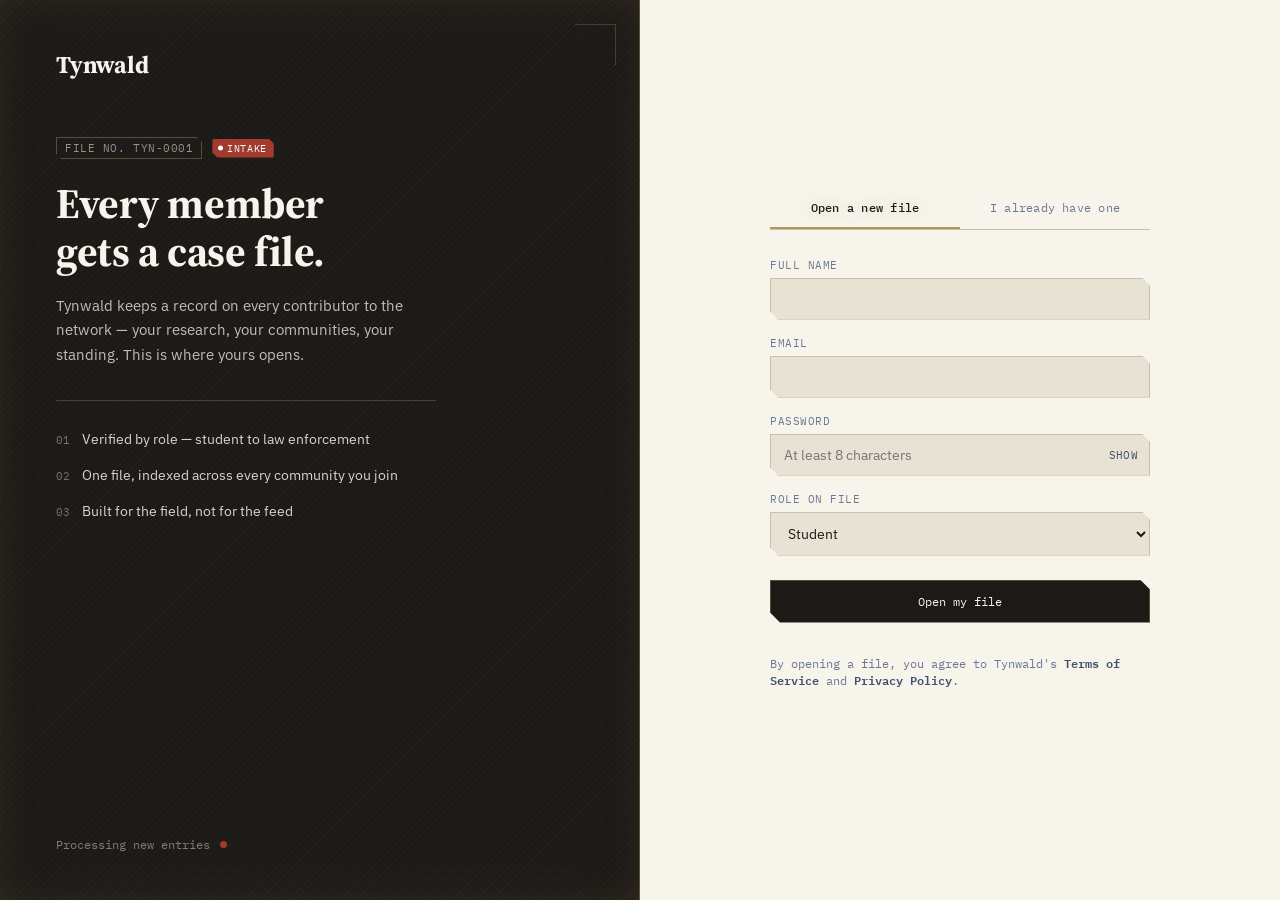
<file: auth.html>
<!DOCTYPE html>
<html lang="en">
<head>
<meta charset="UTF-8" />
<meta name="viewport" content="width=device-width, initial-scale=1.0" />
<title>Tynwald — Sign Up / Log In</title>
<link rel="icon" type="image/x-icon" href="Images/favicon.ico">
<link rel="icon" type="image/png" sizes="16x16" href="Images/favicon.png">
<link rel="icon" type="image/png" sizes="32x32" href="Images/favicon.png">
<link rel="icon" type="image/png" sizes="48x48" href="Images/favicon.png">
<link rel="apple-touch-icon" sizes="180x180" href="Images/favicon.png">
<link rel="icon" type="image/png" sizes="192x192" href="Images/favicon.png">
<link rel="icon" type="image/png" sizes="512x512" href="Images/favicon.png">
<link rel="preconnect" href="https://fonts.googleapis.com">
<link href="https://fonts.googleapis.com/css2?family=Source+Serif+4:opsz,wght@8..60,400;8..60,600;8..60,700&family=IBM+Plex+Sans:wght@400;500;600&family=IBM+Plex+Mono:wght@400;500&display=swap" rel="stylesheet">
<link rel="stylesheet" href="styles.css?v=6" />
<link rel="stylesheet" href="auth.css?v=6" />
</head>
<body class="auth-body">

  <div class="intake">

    <!-- ===================== LEFT: CASE FILE PANEL ===================== -->
    <div class="intake-left">

      <a href="home.html" class="intake-brand-link">
        <div class="intake-brand">Tynwald</div>
      </a>

      <div class="intake-stamp-row">
        <span class="intake-stamp">FILE NO. TYN-0001</span>
        <span class="tag tag-red intake-tag">Intake</span>
      </div>

      <h1 class="intake-headline">Every member<br/>gets a case file.</h1>

      <p class="intake-copy">
        Tynwald keeps a record on every contributor to the network —
        your research, your communities, your standing. This is where
        yours opens.
      </p>

      <div class="intake-divider"></div>

      <ul class="intake-list">
        <li><span class="intake-list-marker">01</span> Verified by role — student to law enforcement</li>
        <li><span class="intake-list-marker">02</span> One file, indexed across every community you join</li>
        <li><span class="intake-list-marker">03</span> Built for the field, not for the feed</li>
      </ul>

      <div class="intake-footer-stamp">
        <span class="meta-text">Processing new entries</span>
        <span class="intake-pulse"></span>
      </div>
    </div>

    <!-- ===================== RIGHT: FORM PANEL ===================== -->
    <div class="intake-right">

      <div class="intake-form-wrap">

        <div class="intake-tabs">
          <button class="intake-tab active" id="tabSignup" data-mode="signup">Open a new file</button>
          <button class="intake-tab" id="tabLogin" data-mode="login">I already have one</button>
        </div>

        <p id="authError" class="auth-error hidden"></p>

        <!-- SIGN UP FORM -->
        <form id="signupForm" class="auth-form">
          <div class="auth-field">
            <label class="auth-label" for="signupName">Full name</label>
            <input type="text" id="signupName" class="auth-input" required />
          </div>

          <div class="auth-field">
            <label class="auth-label" for="signupEmail">Email</label>
            <input type="email" id="signupEmail" class="auth-input" required />
          </div>

          <div class="auth-field">
            <label class="auth-label" for="signupPassword">Password</label>
            <div class="password-field">
              <input type="password" id="signupPassword" class="auth-input" placeholder="At least 8 characters" required minlength="8" />
              <button type="button" class="password-toggle" data-target="signupPassword" aria-label="Show password">Show</button>
            </div>
          </div>

          <div class="auth-field">
            <label class="auth-label" for="signupRole">Role on file</label>
            <select id="signupRole" class="auth-input">
              <option value="Student">Student</option>
              <option value="Researcher">Researcher</option>
              <option value="Lecturer">Lecturer</option>
              <option value="Law Enforcement">Law Enforcement</option>
              <option value="Military Personnel">Military Personnel</option>
              <option value="Legal Practitioner">Legal Practitioner</option>
              <option value="Cybersecurity Specialist">Cybersecurity Specialist</option>
              <option value="Community Member">Community Member</option>
            </select>
          </div>

          <button type="submit" class="btn-primary auth-submit" id="signupSubmit">Open my file</button>

          <p class="meta-text" style="display:block; margin-top:12px; font-size:11.5px; line-height:1.5;">
            By opening a file, you agree to Tynwald's <a href="terms.html" target="_blank" style="color:var(--slate); font-weight:600;">Terms of Service</a> and <a href="privacy.html" target="_blank" style="color:var(--slate); font-weight:600;">Privacy Policy</a>.
          </p>
        </form>

        <!-- SIGNUP STEP 2: EMAIL VERIFICATION CODE -->
        <form id="verifyForm" class="auth-form hidden">
          <div class="intake-stamp-row" style="margin-top: 0; margin-bottom: 18px;">
            <span class="intake-stamp">VERIFICATION PENDING</span>
          </div>

          <p class="meta-text" style="display:block; margin-bottom: 18px; line-height: 1.5;">
            A 6-digit code was sent to <strong id="verifyEmailDisplay"></strong>. Enter it below to open your file.
          </p>

          <div class="auth-field">
            <label class="auth-label" for="verifyCode">Verification code</label>
            <input type="text" id="verifyCode" class="auth-input" inputmode="numeric" maxlength="6" autocomplete="one-time-code" required />
          </div>

          <button type="submit" class="btn-primary auth-submit" id="verifySubmit">Verify &amp; open my file</button>

          <div style="display:flex; justify-content:space-between; margin-top:14px;">
            <button type="button" id="verifyBack" class="verify-link-btn">← Back</button>
            <button type="button" id="verifyResend" class="verify-link-btn">Resend code</button>
          </div>
        </form>

        <!-- LOG IN FORM -->
        <form id="loginForm" class="auth-form hidden">
          <div class="auth-field">
            <label class="auth-label" for="loginEmail">Email</label>
            <input type="email" id="loginEmail" class="auth-input" required />
          </div>

          <div class="auth-field">
            <label class="auth-label" for="loginPassword">Password</label>
            <div class="password-field">
              <input type="password" id="loginPassword" class="auth-input" required />
              <button type="button" class="password-toggle" data-target="loginPassword" aria-label="Show password">Show</button>
            </div>
          </div>

          <button type="submit" class="btn-primary auth-submit" id="loginSubmit">Retrieve my file</button>

          <div style="text-align:right; margin-top:12px;">
            <button type="button" id="showForgotPassword" class="verify-link-btn">Forgot password?</button>
          </div>
        </form>

        <!-- FORGOT PASSWORD: STEP 1 - REQUEST CODE -->
        <form id="forgotRequestForm" class="auth-form hidden">
          <div class="intake-stamp-row" style="margin-top: 0; margin-bottom: 18px;">
            <span class="intake-stamp">PASSWORD RESET</span>
          </div>

          <p class="meta-text" style="display:block; margin-bottom: 18px; line-height: 1.5;">
            Enter the email on your file. If it matches an account, we'll send a 6-digit reset code.
          </p>

          <div class="auth-field">
            <label class="auth-label" for="forgotEmail">Email</label>
            <input type="email" id="forgotEmail" class="auth-input" required />
          </div>

          <button type="submit" class="btn-primary auth-submit" id="forgotRequestSubmit">Send reset code</button>

          <div style="margin-top:14px;">
            <button type="button" id="forgotRequestBack" class="verify-link-btn">← Back to log in</button>
          </div>
        </form>

        <!-- FORGOT PASSWORD: STEP 2 - CODE + NEW PASSWORD -->
        <form id="forgotResetForm" class="auth-form hidden">
          <div class="intake-stamp-row" style="margin-top: 0; margin-bottom: 18px;">
            <span class="intake-stamp">PASSWORD RESET</span>
          </div>

          <p class="meta-text" style="display:block; margin-bottom: 18px; line-height: 1.5;">
            If <strong id="forgotEmailDisplay"></strong> has an account, a code was sent. Enter it below along with your new password.
          </p>

          <div class="auth-field">
            <label class="auth-label" for="forgotCode">Reset code</label>
            <input type="text" id="forgotCode" class="auth-input" inputmode="numeric" maxlength="6" autocomplete="one-time-code" required />
          </div>

          <div class="auth-field">
            <label class="auth-label" for="forgotNewPassword">New password</label>
            <div class="password-field">
              <input type="password" id="forgotNewPassword" class="auth-input" minlength="8" required />
              <button type="button" class="password-toggle" data-target="forgotNewPassword" aria-label="Show password">Show</button>
            </div>
          </div>

          <button type="submit" class="btn-primary auth-submit" id="forgotResetSubmit">Reset password &amp; log in</button>

          <div style="display:flex; justify-content:space-between; margin-top:14px;">
            <button type="button" id="forgotResetBack" class="verify-link-btn">← Back</button>
            <button type="button" id="forgotResendCode" class="verify-link-btn">Resend code</button>
          </div>
        </form>

      </div>
    </div>

  </div>

  <script src="config.js?v=6"></script>
  <script src="auth.js?v=6"></script>
</body>
</html>
</file>
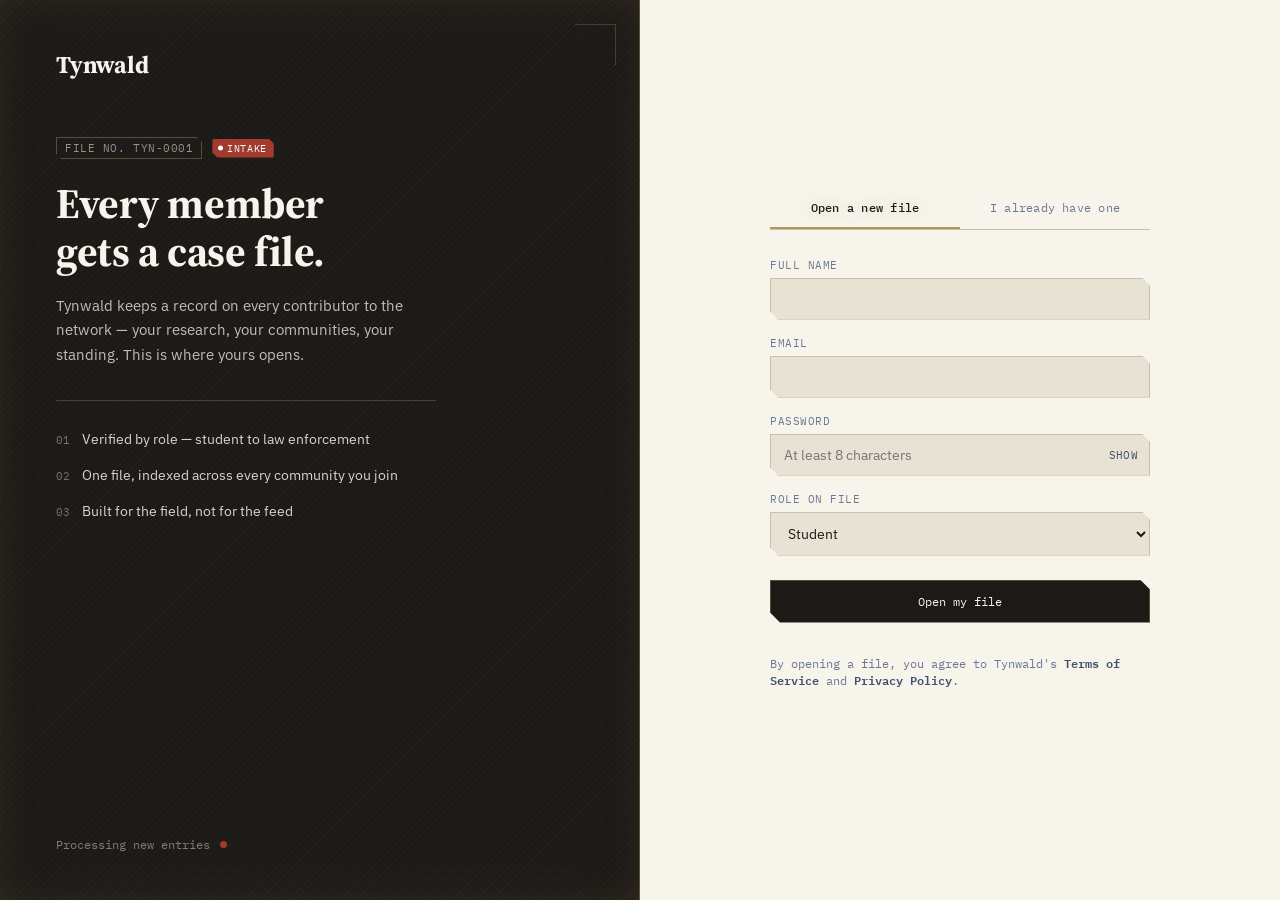
<file: case-study.html>
<!DOCTYPE html>
<html lang="en">
<head>
<meta charset="UTF-8" />
<meta name="viewport" content="width=device-width, initial-scale=1.0" />
<title>Tynwald — Case Study</title>
<link rel="icon" type="image/x-icon" href="Images/favicon.ico">
<link rel="icon" type="image/png" sizes="16x16" href="Images/favicon.png">
<link rel="icon" type="image/png" sizes="32x32" href="Images/favicon.png">
<link rel="icon" type="image/png" sizes="48x48" href="Images/favicon.png">
<link rel="apple-touch-icon" sizes="180x180" href="Images/favicon.png">
<link rel="icon" type="image/png" sizes="192x192" href="Images/favicon.png">
<link rel="icon" type="image/png" sizes="512x512" href="Images/favicon.png">
<link rel="preconnect" href="https://fonts.googleapis.com">
<link href="https://fonts.googleapis.com/css2?family=Source+Serif+4:opsz,wght@8..60,400;8..60,600;8..60,700&family=IBM+Plex+Sans:wght@400;500;600&family=IBM+Plex+Mono:wght@400;500&display=swap" rel="stylesheet">
<link rel="stylesheet" href="styles.css?v=6" />
<link rel="stylesheet" href="post.css?v=6" />
<link rel="stylesheet" href="case-study.css?v=6" />
</head>
<body>

  <div class="app">

    <!-- ===================== SIDEBAR (same as index.html) ===================== -->
    <aside class="sidebar">
      <div class="brand">
        <div class="brand-row">
          <a href="home.html" class="brand-name-link"><div class="brand-name">Tynwald</div></a>
          <button class="sidebar-collapse-toggle" id="sidebarCollapseToggle" aria-label="Collapse sidebar" title="Collapse sidebar">‹</button>
          <button class="mobile-menu-toggle" id="mobileMenuToggle" aria-label="Toggle menu">☰</button>
        </div>
        <div class="brand-tagline">KNOWLEDGE · JUSTICE · COMMUNITY</div>
      </div>

      <div class="divider"></div>

      <nav class="nav">
        <a class="nav-item" href="index.html#feed">
          <svg class="nav-icon" viewBox="0 0 24 24" width="16" height="16" fill="none" stroke="currentColor" stroke-width="1.8" stroke-linecap="round" stroke-linejoin="round"><path d="M3 11l9-8 9 8"></path><path d="M5 9.5V20a1 1 0 0 0 1 1h4v-6h4v6h4a1 1 0 0 0 1-1V9.5"></path></svg><span>Feed</span><span class="nav-dot">●</span>
        </a>
        <a class="nav-item" href="index.html#communities">
          <svg class="nav-icon" viewBox="0 0 24 24" width="16" height="16" fill="none" stroke="currentColor" stroke-width="1.8" stroke-linecap="round" stroke-linejoin="round"><path d="M16 19v-1.5a3.5 3.5 0 0 0-3.5-3.5h-5A3.5 3.5 0 0 0 4 17.5V19"></path><circle cx="9" cy="8" r="3.2"></circle><path d="M20 19v-1.5a3.2 3.2 0 0 0-2.3-3.07"></path><path d="M14.5 4.3a3.2 3.2 0 0 1 0 6.2"></path></svg><span>Communities</span><span class="nav-dot">●</span>
        </a>
        <a class="nav-item" href="index.html#research">
          <svg class="nav-icon" viewBox="0 0 24 24" width="16" height="16" fill="none" stroke="currentColor" stroke-width="1.8" stroke-linecap="round" stroke-linejoin="round"><path d="M2.5 4.5h5.2a3.3 3.3 0 0 1 3.3 3.3V19a2.6 2.6 0 0 0-2.6-2.6H2.5z"></path><path d="M21.5 4.5h-5.2a3.3 3.3 0 0 0-3.3 3.3V19a2.6 2.6 0 0 1 2.6-2.6h5.9z"></path></svg><span>Research Hub</span><span class="nav-dot">●</span>
        </a>
        <a class="nav-item" href="index.html#library">
          <svg class="nav-icon" viewBox="0 0 24 24" width="16" height="16" fill="none" stroke="currentColor" stroke-width="1.8" stroke-linecap="round" stroke-linejoin="round"><path d="M20.5 18.5a1.5 1.5 0 0 1-1.5 1.5H5a1.5 1.5 0 0 1-1.5-1.5V6a1.5 1.5 0 0 1 1.5-1.5h4l1.7 2.2h8.3A1.5 1.5 0 0 1 20.5 8.2z"></path></svg><span>Case Study Library</span><span class="nav-dot">●</span>
        </a>
        <a class="nav-item" href="index.html#messages">
          <svg class="nav-icon" viewBox="0 0 24 24" width="16" height="16" fill="none" stroke="currentColor" stroke-width="1.8" stroke-linecap="round" stroke-linejoin="round"><path d="M20.5 11a7.9 7.9 0 0 1-.85 3.6A8 8 0 0 1 12.4 19a7.9 7.9 0 0 1-3.6-.85L3.5 19.5l1.35-5.3A7.9 7.9 0 0 1 4 10.6a8 8 0 0 1 4.4-7.15A7.9 7.9 0 0 1 12 2.6h.47a8 8 0 0 1 8.03 7.53z"></path></svg><span>Messages</span><span class="nav-dot">●</span>
        </a>
        <a class="nav-item" href="index.html#notifications">
          <svg class="nav-icon" viewBox="0 0 24 24" width="16" height="16" fill="none" stroke="currentColor" stroke-width="1.8" stroke-linecap="round" stroke-linejoin="round"><path d="M17.5 8a5.5 5.5 0 0 0-11 0c0 6.4-2.5 8.2-2.5 8.2h16S17.5 14.4 17.5 8"></path><path d="M13.9 19.4a2.2 2.2 0 0 1-3.8 0"></path></svg><span>Notifications</span><span class="nav-dot">●</span>
        </a>
        <a class="nav-item" href="index.html#profile">
          <svg class="nav-icon" viewBox="0 0 24 24" width="16" height="16" fill="none" stroke="currentColor" stroke-width="1.8" stroke-linecap="round" stroke-linejoin="round"><path d="M19 20v-1.7a3.7 3.7 0 0 0-3.7-3.7H8.7A3.7 3.7 0 0 0 5 18.3V20"></path><circle cx="12" cy="7.3" r="3.7"></circle></svg><span>Profile</span><span class="nav-dot">●</span>
        </a>
      </nav>

      <div class="sidebar-footer">
        <button class="theme-toggle" id="themeToggle" type="button" aria-label="Toggle night ops mode">
          <span class="theme-toggle-dot"></span>
          <span class="theme-toggle-label">Night Ops</span>
        </button>
        <div class="divider"></div>
        <div class="user-card">
          <div class="avatar" id="sidebarAvatar"></div>
          <div>
            <div class="user-name" id="sidebarUserName"></div>
            <div class="user-role" id="sidebarUserRole"></div>
          </div>
          <button class="logout-btn" id="logoutBtn" type="button" aria-label="Log out"><svg viewBox="0 0 24 24" width="14" height="14" fill="none" stroke="currentColor" stroke-width="2" stroke-linecap="round" stroke-linejoin="round"><path d="M18.36 6.64a9 9 0 1 1-12.73 0"></path><line x1="12" y1="2" x2="12" y2="12"></line></svg></button>
        </div>
      </div>
    </aside>

    <!-- ===================== CASE STUDY CONTENT ===================== -->
    <main class="content">

      <a href="index.html#library" class="back-link">← Back to Case Study Library</a>

      <p id="caseStudyDetailLoading" class="empty-state">Loading case study...</p>

      <!-- Case study entry, full version -->
      <article class="thread-post hidden" id="caseStudyDetail">
        <div class="post-top">
          <span class="case-stamp" id="csCaseId"></span>
          <span class="tag" id="csCategory"></span>
        </div>

        <h1 class="thread-title" id="csTitle"></h1>

        <div class="thread-body">
          <p id="csDescription"></p>
        </div>

        <div class="thread-actions">
          <span class="thread-action-btn" id="csMeta"></span>
          <span class="thread-action-btn" id="threadReplyCount">0 replies</span>
          <button type="button" class="thread-action-btn delete-btn hidden" id="csDeleteBtn" title="Delete case study"><svg viewBox="0 0 24 24" width="14" height="14" fill="none" stroke="currentColor" stroke-width="2" stroke-linecap="round" stroke-linejoin="round"><polyline points="3 6 5 6 21 6"></polyline><path d="M19 6l-1 14a2 2 0 0 1-2 2H8a2 2 0 0 1-2-2L5 6"></path><path d="M10 11v6"></path><path d="M14 11v6"></path><path d="M9 6V4a2 2 0 0 1 2-2h2a2 2 0 0 1 2 2v2"></path></svg> Delete</button>
        </div>
      </article>

      <!-- Reply composer (same IDs as post.html — the JS is shared) -->
      <div class="reply-composer hidden" id="replyComposer">
        <div class="thread-avatar small" id="replyComposerAvatar"></div>
        <textarea id="replyInput" class="reply-input" placeholder="Add to the discussion..." rows="2"></textarea>
        <button id="replySubmit" class="btn-primary">Post reply</button>
      </div>

      <!-- Comment thread (same IDs as post.html — the JS is shared) -->
      <div class="comment-thread hidden" id="commentThreadWrap">

        <div class="comment-section-label" id="commentCountLabel">0 replies</div>

        <div id="commentList"></div>

      </div>

    </main>
  </div>

  <!-- ===================== SHARED CONFIRM MODAL (delete actions) ===================== -->
  <div class="confirm-modal-overlay hidden" id="confirmModalOverlay">
    <div class="confirm-modal">
      <div class="confirm-modal-icon">!</div>
      <p class="confirm-modal-message" id="confirmModalMessage"></p>
      <div class="confirm-modal-actions">
        <button class="btn-ghost-inline" id="confirmModalCancel">Cancel</button>
        <button class="confirm-modal-confirm" id="confirmModalConfirm">Delete</button>
      </div>
    </div>
  </div>

  <div class="toast-stack" id="toastStack"></div>

  <script src="config.js?v=6"></script>
  <script src="script.js?v=6"></script>

</body>
</html>
</file>
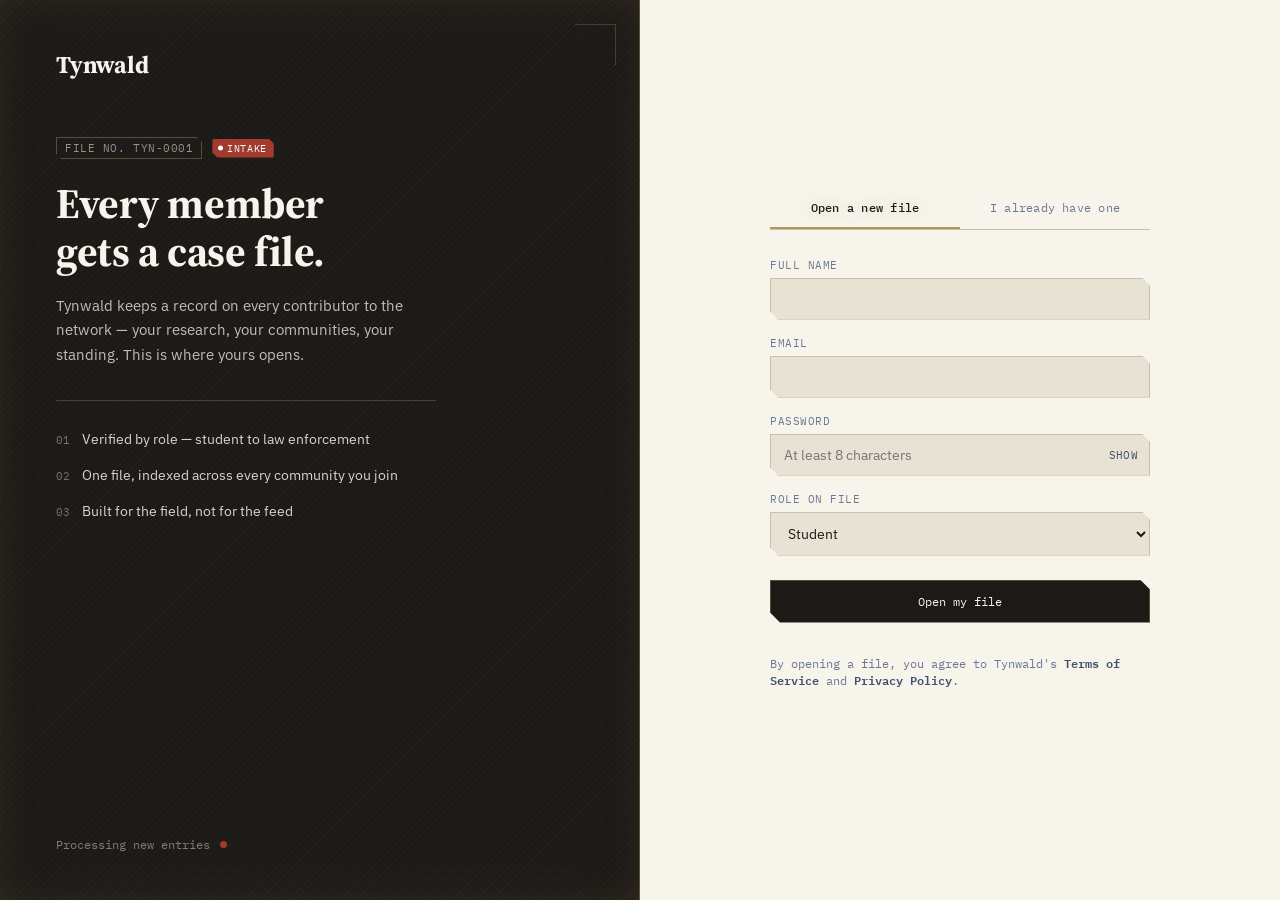
<file: community-detail.html>
<!DOCTYPE html>
<html lang="en">
<head>
<meta charset="UTF-8" />
<meta name="viewport" content="width=device-width, initial-scale=1.0" />
<title>Tynwald — Cybercrime Community</title>
<link rel="icon" type="image/x-icon" href="Images/favicon.ico">
<link rel="icon" type="image/png" sizes="16x16" href="Images/favicon.png">
<link rel="icon" type="image/png" sizes="32x32" href="Images/favicon.png">
<link rel="icon" type="image/png" sizes="48x48" href="Images/favicon.png">
<link rel="apple-touch-icon" sizes="180x180" href="Images/favicon.png">
<link rel="icon" type="image/png" sizes="192x192" href="Images/favicon.png">
<link rel="icon" type="image/png" sizes="512x512" href="Images/favicon.png">
<link rel="preconnect" href="https://fonts.googleapis.com">
<link href="https://fonts.googleapis.com/css2?family=Source+Serif+4:opsz,wght@8..60,400;8..60,600;8..60,700&family=IBM+Plex+Sans:wght@400;500;600&family=IBM+Plex+Mono:wght@400;500&display=swap" rel="stylesheet">
<link rel="stylesheet" href="styles.css?v=6" />
<link rel="stylesheet" href="post.css?v=6" />
<link rel="stylesheet" href="community-detail.css?v=6" />
</head>
<body>

  <div class="app">

    <!-- ===================== SIDEBAR (same as index.html) ===================== -->
    <aside class="sidebar">
      <div class="brand">
        <div class="brand-row">
          <a href="home.html" class="brand-name-link"><div class="brand-name">Tynwald</div></a>
          <button class="sidebar-collapse-toggle" id="sidebarCollapseToggle" aria-label="Collapse sidebar" title="Collapse sidebar">‹</button>
          <button class="mobile-menu-toggle" id="mobileMenuToggle" aria-label="Toggle menu">☰</button>
        </div>
        <div class="brand-tagline">KNOWLEDGE · JUSTICE · COMMUNITY</div>
      </div>

      <div class="divider"></div>

      <nav class="nav">
        <a class="nav-item" href="index.html#feed">
          <svg class="nav-icon" viewBox="0 0 24 24" width="16" height="16" fill="none" stroke="currentColor" stroke-width="1.8" stroke-linecap="round" stroke-linejoin="round"><path d="M3 11l9-8 9 8"></path><path d="M5 9.5V20a1 1 0 0 0 1 1h4v-6h4v6h4a1 1 0 0 0 1-1V9.5"></path></svg><span>Feed</span><span class="nav-dot">●</span>
        </a>
        <a class="nav-item active" href="index.html#communities">
          <svg class="nav-icon" viewBox="0 0 24 24" width="16" height="16" fill="none" stroke="currentColor" stroke-width="1.8" stroke-linecap="round" stroke-linejoin="round"><path d="M16 19v-1.5a3.5 3.5 0 0 0-3.5-3.5h-5A3.5 3.5 0 0 0 4 17.5V19"></path><circle cx="9" cy="8" r="3.2"></circle><path d="M20 19v-1.5a3.2 3.2 0 0 0-2.3-3.07"></path><path d="M14.5 4.3a3.2 3.2 0 0 1 0 6.2"></path></svg><span>Communities</span><span class="nav-dot">●</span>
        </a>
        <a class="nav-item" href="index.html#research">
          <svg class="nav-icon" viewBox="0 0 24 24" width="16" height="16" fill="none" stroke="currentColor" stroke-width="1.8" stroke-linecap="round" stroke-linejoin="round"><path d="M2.5 4.5h5.2a3.3 3.3 0 0 1 3.3 3.3V19a2.6 2.6 0 0 0-2.6-2.6H2.5z"></path><path d="M21.5 4.5h-5.2a3.3 3.3 0 0 0-3.3 3.3V19a2.6 2.6 0 0 1 2.6-2.6h5.9z"></path></svg><span>Research Hub</span><span class="nav-dot">●</span>
        </a>
        <a class="nav-item" href="index.html#library">
          <svg class="nav-icon" viewBox="0 0 24 24" width="16" height="16" fill="none" stroke="currentColor" stroke-width="1.8" stroke-linecap="round" stroke-linejoin="round"><path d="M20.5 18.5a1.5 1.5 0 0 1-1.5 1.5H5a1.5 1.5 0 0 1-1.5-1.5V6a1.5 1.5 0 0 1 1.5-1.5h4l1.7 2.2h8.3A1.5 1.5 0 0 1 20.5 8.2z"></path></svg><span>Case Study Library</span><span class="nav-dot">●</span>
        </a>
        <a class="nav-item" href="index.html#messages">
          <svg class="nav-icon" viewBox="0 0 24 24" width="16" height="16" fill="none" stroke="currentColor" stroke-width="1.8" stroke-linecap="round" stroke-linejoin="round"><path d="M20.5 11a7.9 7.9 0 0 1-.85 3.6A8 8 0 0 1 12.4 19a7.9 7.9 0 0 1-3.6-.85L3.5 19.5l1.35-5.3A7.9 7.9 0 0 1 4 10.6a8 8 0 0 1 4.4-7.15A7.9 7.9 0 0 1 12 2.6h.47a8 8 0 0 1 8.03 7.53z"></path></svg><span>Messages</span><span class="nav-dot">●</span>
        </a>
        <a class="nav-item" href="index.html#notifications">
          <svg class="nav-icon" viewBox="0 0 24 24" width="16" height="16" fill="none" stroke="currentColor" stroke-width="1.8" stroke-linecap="round" stroke-linejoin="round"><path d="M17.5 8a5.5 5.5 0 0 0-11 0c0 6.4-2.5 8.2-2.5 8.2h16S17.5 14.4 17.5 8"></path><path d="M13.9 19.4a2.2 2.2 0 0 1-3.8 0"></path></svg><span>Notifications</span><span class="nav-dot">●</span>
        </a>
        <a class="nav-item" href="index.html#profile">
          <svg class="nav-icon" viewBox="0 0 24 24" width="16" height="16" fill="none" stroke="currentColor" stroke-width="1.8" stroke-linecap="round" stroke-linejoin="round"><path d="M19 20v-1.7a3.7 3.7 0 0 0-3.7-3.7H8.7A3.7 3.7 0 0 0 5 18.3V20"></path><circle cx="12" cy="7.3" r="3.7"></circle></svg><span>Profile</span><span class="nav-dot">●</span>
        </a>
      </nav>

      <div class="sidebar-footer">
        <button class="theme-toggle" id="themeToggle" type="button" aria-label="Toggle night ops mode">
          <span class="theme-toggle-dot"></span>
          <span class="theme-toggle-label">Night Ops</span>
        </button>
        <div class="divider"></div>
        <div class="user-card">
          <div class="avatar" id="sidebarAvatar"></div>
          <div>
            <div class="user-name" id="sidebarUserName"></div>
            <div class="user-role" id="sidebarUserRole"></div>
          </div>
          <button class="logout-btn" id="logoutBtn" type="button" aria-label="Log out"><svg viewBox="0 0 24 24" width="14" height="14" fill="none" stroke="currentColor" stroke-width="2" stroke-linecap="round" stroke-linejoin="round"><path d="M18.36 6.64a9 9 0 1 1-12.73 0"></path><line x1="12" y1="2" x2="12" y2="12"></line></svg></button>
        </div>
      </div>
    </aside>

    <!-- ===================== COMMUNITY DETAIL CONTENT ===================== -->
    <main class="content">

      <a href="index.html" class="back-link">← Back to Communities</a>

      <p id="communityLoading" class="empty-state">Loading community...</p>

      <!-- Folder-style header -->
      <div class="folder-header hidden" id="folderHeader">
        <div class="folder-tab" id="folderTab">COM-002</div>
        <div class="folder-header-top">
          <div>
            <h1 class="folder-title" id="folderTitle">Cybercrime</h1>
            <p class="folder-desc" id="folderDesc">Digital fraud, ransomware trends, and cyber-forensics — for researchers, practitioners, and students tracking the evolving threat landscape.</p>
          </div>
          <div class="folder-header-actions">
            <button class="btn-primary join-btn" id="joinBtn" data-joined="false">+ Join Community</button>
            <button type="button" class="delete-btn hidden" id="deleteCommunityBtn" title="Delete community"><svg viewBox="0 0 24 24" width="14" height="14" fill="none" stroke="currentColor" stroke-width="2" stroke-linecap="round" stroke-linejoin="round"><polyline points="3 6 5 6 21 6"></polyline><path d="M19 6l-1 14a2 2 0 0 1-2 2H8a2 2 0 0 1-2-2L5 6"></path><path d="M10 11v6"></path><path d="M14 11v6"></path><path d="M9 6V4a2 2 0 0 1 2-2h2a2 2 0 0 1 2 2v2"></path></svg></button>
          </div>
        </div>
        <div class="divider"></div>
        <div class="folder-stats">
          <div class="folder-stat">
            <span class="stat-value" id="folderMemberCount">0</span>
            <span class="meta-text">members</span>
          </div>
          <div class="folder-stat">
            <span class="stat-value">—</span>
            <span class="meta-text">posts this month</span>
          </div>
          <div class="folder-stat">
            <span class="stat-value" id="folderEstablished">—</span>
            <span class="meta-text">established</span>
          </div>
        </div>
      </div>

      <div class="community-layout hidden" id="communityLayoutBody">

        <!-- Posts column -->
        <div class="community-posts">

          <!-- Mini composer, scoped to this community -->
          <div class="composer" id="communityComposer" style="max-width: none;">
            <div class="composer-tab">NEW ENTRY IN THIS FOLDER</div>
            <div class="composer-row-top">
              <input
                type="text"
                id="communityPostTitle"
                class="composer-title-input"
                placeholder="Title — what's the discussion or finding?"
              />
            </div>
            <textarea
              id="communityPostBody"
              class="composer-body-input"
              placeholder="Add detail, context, or a question for this community..."
              rows="3"
            ></textarea>
            <div class="composer-row-bottom">
              <select id="communityPostTag" class="composer-tag-select">
                <option value="Cybercrime">Cybercrime</option>
                <option value="Juvenile Justice">Juvenile Justice</option>
                <option value="Community Policing">Community Policing</option>
                <option value="Victimology">Victimology</option>
                <option value="Forensic Science">Forensic Science</option>
                <option value="Criminal Law">Criminal Law</option>
              </select>
              <button id="communityPostSubmit" class="btn-primary composer-submit">File post</button>
            </div>
          </div>

          <div class="filter-row">
            <span class="filter-chip active">Recent</span>
            <span class="filter-chip">Most discussed</span>
            <span class="filter-chip">Active alerts</span>
          </div>

          <p id="communityPostsLoading" class="empty-state">Loading posts...</p>

          <div id="communityPostsList"></div>

        </div>

        <!-- Sidebar column -->
        <div class="community-sidebar">

          <div class="sidebar-box">
            <div class="section-label">About this folder</div>
            <p class="sidebar-box-text">
              Created for sharing research, incident analysis, and field experience
              related to digital crime. Posts are expected to cite sources where
              possible. Moderated by senior contributors.
            </p>
          </div>

          <div class="sidebar-box">
            <div class="section-label">Moderators</div>
            <div class="mod-list" id="moderatorsList">
              <p class="meta-text">Loading...</p>
            </div>
          </div>

          <div class="sidebar-box">
            <div class="section-label">Related communities</div>
            <p class="sidebar-box-text">Not available yet — this feature is still being built.</p>
          </div>

        </div>

      </div>

    </main>
  </div>

  <!-- ===================== SHARED CONFIRM MODAL (delete actions) ===================== -->
  <div class="confirm-modal-overlay hidden" id="confirmModalOverlay">
    <div class="confirm-modal">
      <div class="confirm-modal-icon">!</div>
      <p class="confirm-modal-message" id="confirmModalMessage"></p>
      <div class="confirm-modal-actions">
        <button class="btn-ghost-inline" id="confirmModalCancel">Cancel</button>
        <button class="confirm-modal-confirm" id="confirmModalConfirm">Delete</button>
      </div>
    </div>
  </div>

  <div class="toast-stack" id="toastStack"></div>

  <script src="config.js?v=6"></script>
  <script src="script.js?v=6"></script>

</body>
</html>
</file>
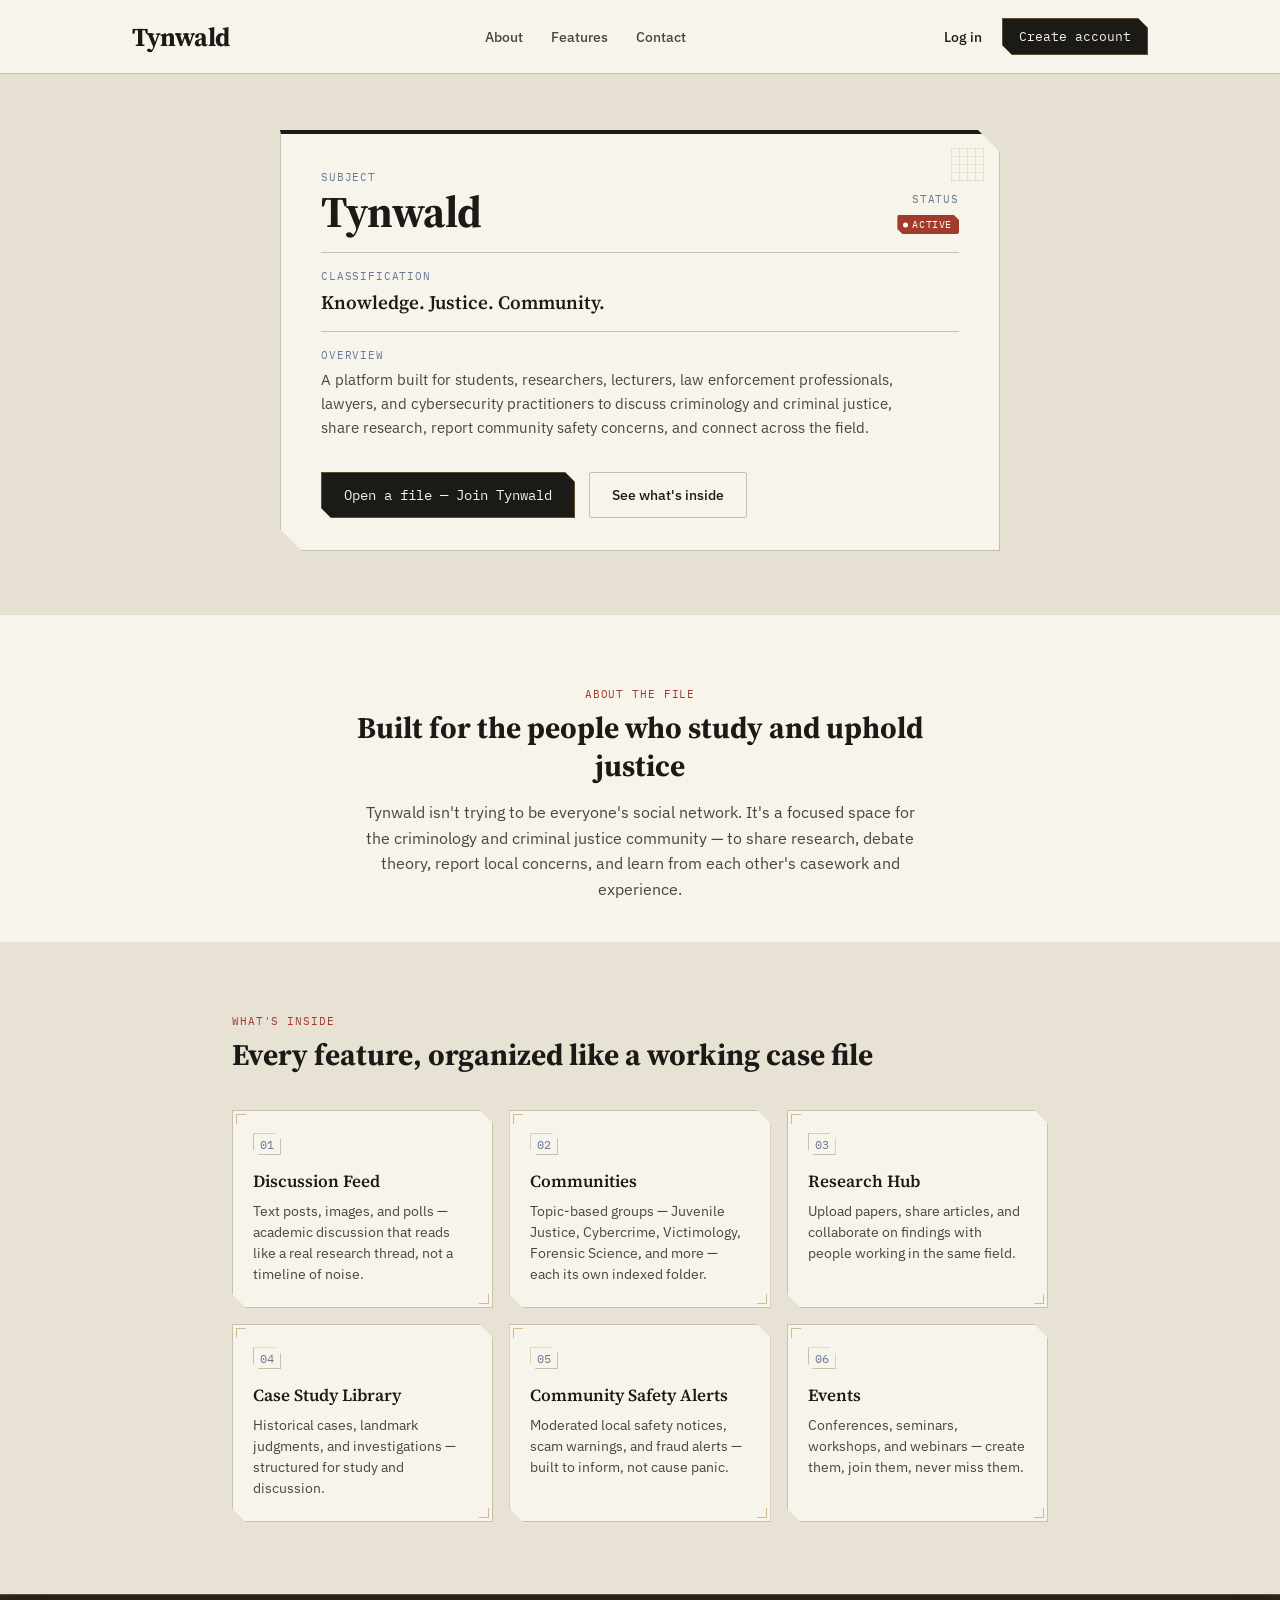
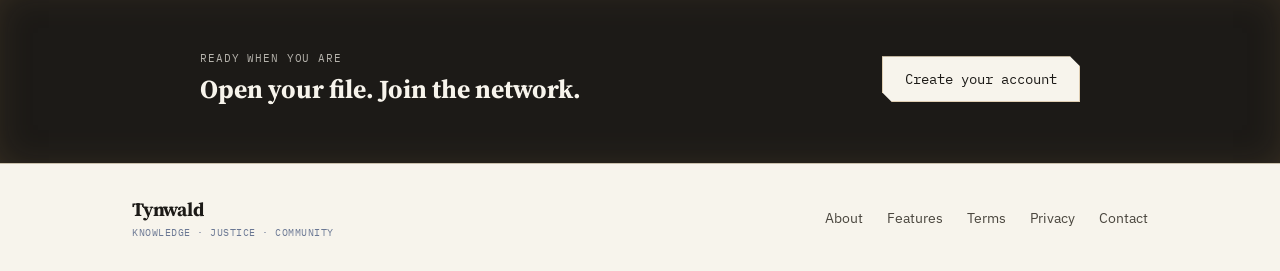
<file: home.html>
<!DOCTYPE html>
<html lang="en">
<head>
<meta charset="UTF-8" />
<meta name="viewport" content="width=device-width, initial-scale=1.0" />
<title>Tynwald — Knowledge. Justice. Community.</title>
<link rel="icon" type="image/x-icon" href="Images/favicon.ico">
<link rel="icon" type="image/png" sizes="16x16" href="Images/favicon.png">
<link rel="icon" type="image/png" sizes="32x32" href="Images/favicon.png">
<link rel="icon" type="image/png" sizes="48x48" href="Images/favicon.png">
<link rel="apple-touch-icon" sizes="180x180" href="Images/favicon.png">
<link rel="icon" type="image/png" sizes="192x192" href="Images/favicon.png">
<link rel="icon" type="image/png" sizes="512x512" href="Images/favicon.png">
<link rel="preconnect" href="https://fonts.googleapis.com">
<link href="https://fonts.googleapis.com/css2?family=Source+Serif+4:opsz,wght@8..60,400;8..60,600;8..60,700&family=IBM+Plex+Sans:wght@400;500;600&family=IBM+Plex+Mono:wght@400;500&display=swap" rel="stylesheet">
<link rel="stylesheet" href="styles.css?v=6" />
<link rel="stylesheet" href="home.css?v=6" />
</head>
<body class="home-body">

  <!-- ===================== PUBLIC TOP NAV ===================== -->
  <header class="public-nav">
    <div class="public-nav-inner">
      <div class="brand-name">Tynwald</div>
      <nav class="public-links">
        <a href="#about">About</a>
        <a href="#features">Features</a>
        <a href="#contact">Contact</a>
      </nav>
      <div class="public-nav-actions">
        <a href="auth.html" class="btn-ghost">Log in</a>
        <a href="auth.html" class="btn-primary-link">Create account</a>
      </div>
    </div>
  </header>

  <!-- ===================== HERO: CASE FILE COVER SHEET ===================== -->
  <section class="hero">
    <div class="case-file">

      <div class="case-file-tab">FILE NO. TYN-0001</div>

      <div class="case-file-header">
        <div class="case-file-header-left">
          <div class="case-file-label">SUBJECT</div>
          <div class="case-file-value-large">Tynwald</div>
        </div>
        <div class="case-file-header-right">
          <div class="case-file-label">STATUS</div>
          <span class="tag tag-red">Active</span>
        </div>
      </div>

      <div class="divider"></div>

      <div class="case-file-row">
        <div>
          <div class="case-file-label">CLASSIFICATION</div>
          <div class="case-file-value">Knowledge. Justice. Community.</div>
        </div>
      </div>

      <div class="divider"></div>

      <div class="case-file-summary">
        <div class="case-file-label">OVERVIEW</div>
        <p>
          A platform built for students, researchers, lecturers, law enforcement
          professionals, lawyers, and cybersecurity practitioners to discuss
          criminology and criminal justice, share research, report community
          safety concerns, and connect across the field.
        </p>
      </div>

      <div class="case-file-actions">
        <a href="auth.html" class="btn-primary-link large">Open a file — Join Tynwald</a>
        <a href="#features" class="btn-ghost large">See what's inside</a>
      </div>
    </div>
  </section>

  <!-- ===================== ABOUT ===================== -->
  <section class="about-section" id="about">
    <div class="section-inner">
      <div class="eyebrow">ABOUT THE FILE</div>
      <h2>Built for the people who study and uphold justice</h2>
      <p class="section-lead">
        Tynwald isn't trying to be everyone's social network. It's a focused
        space for the criminology and criminal justice community — to share
        research, debate theory, report local concerns, and learn from each
        other's casework and experience.
      </p>
    </div>
  </section>

  <!-- ===================== FEATURES ===================== -->
  <section class="features-section" id="features">
    <div class="section-inner">
      <div class="eyebrow">WHAT'S INSIDE</div>
      <h2>Every feature, organized like a working case file</h2>

      <div class="feature-grid">

        <div class="feature-card">
          <div class="feature-stamp">01</div>
          <h3>Discussion Feed</h3>
          <p>Text posts, images, and polls — academic discussion that reads like a real research thread, not a timeline of noise.</p>
        </div>

        <div class="feature-card">
          <div class="feature-stamp">02</div>
          <h3>Communities</h3>
          <p>Topic-based groups — Juvenile Justice, Cybercrime, Victimology, Forensic Science, and more — each its own indexed folder.</p>
        </div>

        <div class="feature-card">
          <div class="feature-stamp">03</div>
          <h3>Research Hub</h3>
          <p>Upload papers, share articles, and collaborate on findings with people working in the same field.</p>
        </div>

        <div class="feature-card">
          <div class="feature-stamp">04</div>
          <h3>Case Study Library</h3>
          <p>Historical cases, landmark judgments, and investigations — structured for study and discussion.</p>
        </div>

        <div class="feature-card">
          <div class="feature-stamp">05</div>
          <h3>Community Safety Alerts</h3>
          <p>Moderated local safety notices, scam warnings, and fraud alerts — built to inform, not cause panic.</p>
        </div>

        <div class="feature-card">
          <div class="feature-stamp">06</div>
          <h3>Events</h3>
          <p>Conferences, seminars, workshops, and webinars — create them, join them, never miss them.</p>
        </div>

      </div>
    </div>
  </section>

  <!-- ===================== CTA BAND ===================== -->
  <section class="cta-band">
    <div class="cta-inner">
      <div>
        <div class="eyebrow" style="color: var(--paper); opacity: 0.7;">READY WHEN YOU ARE</div>
        <h2 class="cta-heading">Open your file. Join the network.</h2>
      </div>
      <a href="auth.html" class="btn-primary-link large light">Create your account</a>
    </div>
  </section>

  <!-- ===================== FOOTER ===================== -->
  <footer class="public-footer" id="contact">
    <div class="footer-inner">
      <div>
        <div class="brand-name small">Tynwald</div>
        <div class="footer-tagline">KNOWLEDGE · JUSTICE · COMMUNITY</div>
      </div>
      <div class="footer-links">
        <a href="#about">About</a>
        <a href="#features">Features</a>
        <a href="terms.html">Terms</a>
        <a href="privacy.html">Privacy</a>
        <a href="mailto:contact.tynwald@gmail.com">Contact</a>
      </div>
    </div>
  </footer>

</body>
</html>
</file>
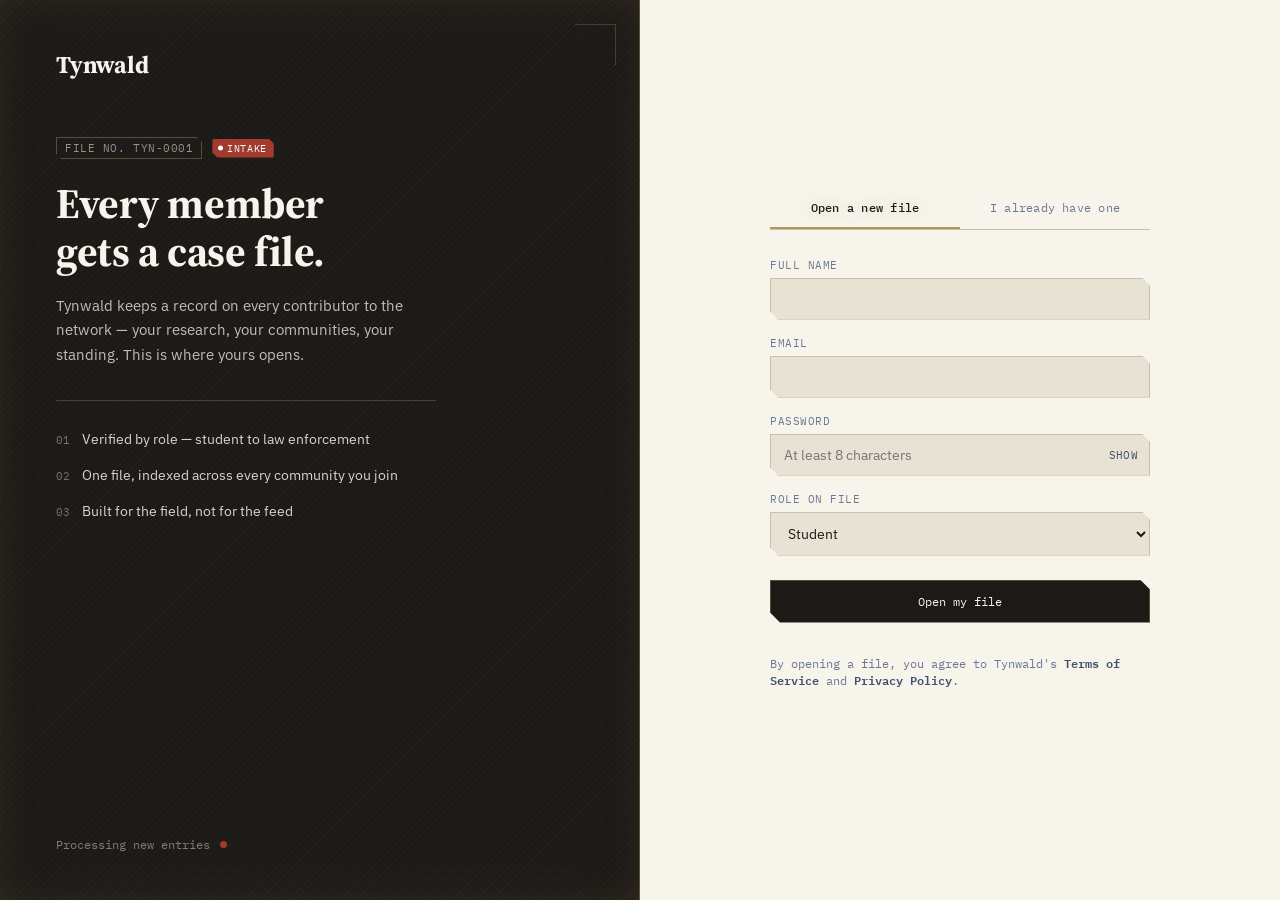
<file: post.html>
<!DOCTYPE html>
<html lang="en">
<head>
<meta charset="UTF-8" />
<meta name="viewport" content="width=device-width, initial-scale=1.0" />
<title>Tynwald — Thread</title>
<link rel="icon" type="image/x-icon" href="Images/favicon.ico">
<link rel="icon" type="image/png" sizes="16x16" href="Images/favicon.png">
<link rel="icon" type="image/png" sizes="32x32" href="Images/favicon.png">
<link rel="icon" type="image/png" sizes="48x48" href="Images/favicon.png">
<link rel="apple-touch-icon" sizes="180x180" href="Images/favicon.png">
<link rel="icon" type="image/png" sizes="192x192" href="Images/favicon.png">
<link rel="icon" type="image/png" sizes="512x512" href="Images/favicon.png">
<link rel="preconnect" href="https://fonts.googleapis.com">
<link href="https://fonts.googleapis.com/css2?family=Source+Serif+4:opsz,wght@8..60,400;8..60,600;8..60,700&family=IBM+Plex+Sans:wght@400;500;600&family=IBM+Plex+Mono:wght@400;500&display=swap" rel="stylesheet">
<link rel="stylesheet" href="styles.css?v=6" />
<link rel="stylesheet" href="post.css?v=6" />
</head>
<body>

  <div class="app">

    <!-- ===================== SIDEBAR (same as index.html) ===================== -->
    <aside class="sidebar">
      <div class="brand">
        <div class="brand-row">
          <a href="home.html" class="brand-name-link"><div class="brand-name">Tynwald</div></a>
          <button class="sidebar-collapse-toggle" id="sidebarCollapseToggle" aria-label="Collapse sidebar" title="Collapse sidebar">‹</button>
          <button class="mobile-menu-toggle" id="mobileMenuToggle" aria-label="Toggle menu">☰</button>
        </div>
        <div class="brand-tagline">KNOWLEDGE · JUSTICE · COMMUNITY</div>
      </div>

      <div class="divider"></div>

      <nav class="nav">
        <a class="nav-item" href="index.html#feed">
          <svg class="nav-icon" viewBox="0 0 24 24" width="16" height="16" fill="none" stroke="currentColor" stroke-width="1.8" stroke-linecap="round" stroke-linejoin="round"><path d="M3 11l9-8 9 8"></path><path d="M5 9.5V20a1 1 0 0 0 1 1h4v-6h4v6h4a1 1 0 0 0 1-1V9.5"></path></svg><span>Feed</span><span class="nav-dot">●</span>
        </a>
        <a class="nav-item" href="index.html#communities">
          <svg class="nav-icon" viewBox="0 0 24 24" width="16" height="16" fill="none" stroke="currentColor" stroke-width="1.8" stroke-linecap="round" stroke-linejoin="round"><path d="M16 19v-1.5a3.5 3.5 0 0 0-3.5-3.5h-5A3.5 3.5 0 0 0 4 17.5V19"></path><circle cx="9" cy="8" r="3.2"></circle><path d="M20 19v-1.5a3.2 3.2 0 0 0-2.3-3.07"></path><path d="M14.5 4.3a3.2 3.2 0 0 1 0 6.2"></path></svg><span>Communities</span><span class="nav-dot">●</span>
        </a>
        <a class="nav-item" href="index.html#research">
          <svg class="nav-icon" viewBox="0 0 24 24" width="16" height="16" fill="none" stroke="currentColor" stroke-width="1.8" stroke-linecap="round" stroke-linejoin="round"><path d="M2.5 4.5h5.2a3.3 3.3 0 0 1 3.3 3.3V19a2.6 2.6 0 0 0-2.6-2.6H2.5z"></path><path d="M21.5 4.5h-5.2a3.3 3.3 0 0 0-3.3 3.3V19a2.6 2.6 0 0 1 2.6-2.6h5.9z"></path></svg><span>Research Hub</span><span class="nav-dot">●</span>
        </a>
        <a class="nav-item" href="index.html#library">
          <svg class="nav-icon" viewBox="0 0 24 24" width="16" height="16" fill="none" stroke="currentColor" stroke-width="1.8" stroke-linecap="round" stroke-linejoin="round"><path d="M20.5 18.5a1.5 1.5 0 0 1-1.5 1.5H5a1.5 1.5 0 0 1-1.5-1.5V6a1.5 1.5 0 0 1 1.5-1.5h4l1.7 2.2h8.3A1.5 1.5 0 0 1 20.5 8.2z"></path></svg><span>Case Study Library</span><span class="nav-dot">●</span>
        </a>
        <a class="nav-item" href="index.html#messages">
          <svg class="nav-icon" viewBox="0 0 24 24" width="16" height="16" fill="none" stroke="currentColor" stroke-width="1.8" stroke-linecap="round" stroke-linejoin="round"><path d="M20.5 11a7.9 7.9 0 0 1-.85 3.6A8 8 0 0 1 12.4 19a7.9 7.9 0 0 1-3.6-.85L3.5 19.5l1.35-5.3A7.9 7.9 0 0 1 4 10.6a8 8 0 0 1 4.4-7.15A7.9 7.9 0 0 1 12 2.6h.47a8 8 0 0 1 8.03 7.53z"></path></svg><span>Messages</span><span class="nav-dot">●</span>
        </a>
        <a class="nav-item" href="index.html#notifications">
          <svg class="nav-icon" viewBox="0 0 24 24" width="16" height="16" fill="none" stroke="currentColor" stroke-width="1.8" stroke-linecap="round" stroke-linejoin="round"><path d="M17.5 8a5.5 5.5 0 0 0-11 0c0 6.4-2.5 8.2-2.5 8.2h16S17.5 14.4 17.5 8"></path><path d="M13.9 19.4a2.2 2.2 0 0 1-3.8 0"></path></svg><span>Notifications</span><span class="nav-dot">●</span>
        </a>
        <a class="nav-item" href="index.html#profile">
          <svg class="nav-icon" viewBox="0 0 24 24" width="16" height="16" fill="none" stroke="currentColor" stroke-width="1.8" stroke-linecap="round" stroke-linejoin="round"><path d="M19 20v-1.7a3.7 3.7 0 0 0-3.7-3.7H8.7A3.7 3.7 0 0 0 5 18.3V20"></path><circle cx="12" cy="7.3" r="3.7"></circle></svg><span>Profile</span><span class="nav-dot">●</span>
        </a>
      </nav>

      <div class="sidebar-footer">
        <button class="theme-toggle" id="themeToggle" type="button" aria-label="Toggle night ops mode">
          <span class="theme-toggle-dot"></span>
          <span class="theme-toggle-label">Night Ops</span>
        </button>
        <div class="divider"></div>
        <div class="user-card">
          <div class="avatar" id="sidebarAvatar"></div>
          <div>
            <div class="user-name" id="sidebarUserName"></div>
            <div class="user-role" id="sidebarUserRole"></div>
          </div>
          <button class="logout-btn" id="logoutBtn" type="button" aria-label="Log out"><svg viewBox="0 0 24 24" width="14" height="14" fill="none" stroke="currentColor" stroke-width="2" stroke-linecap="round" stroke-linejoin="round"><path d="M18.36 6.64a9 9 0 1 1-12.73 0"></path><line x1="12" y1="2" x2="12" y2="12"></line></svg></button>
        </div>
      </div>
    </aside>

    <!-- ===================== THREAD CONTENT ===================== -->
    <main class="content">

      <a href="index.html" class="back-link">← Back to Feed</a>

      <p id="threadLoading" class="empty-state">Loading thread...</p>

      <!-- Original post, full version -->
      <article class="thread-post hidden" id="threadPost">
        <div class="post-top">
          <span class="case-stamp" id="threadCaseId"></span>
          <span class="tag tag-outline" id="threadStatus"></span>
        </div>
        <div class="post-meta">
          <div class="thread-avatar" id="threadAvatar"></div>
          <div>
            <a href="#" class="post-author" id="threadAuthor"></a>
            <div class="post-inst" id="threadAuthorInst"></div>
          </div>
          <span class="post-time thread-time" id="threadTime"></span>
        </div>

        <h1 class="thread-title" id="threadTitle"></h1>

        <div class="thread-body" id="threadBody"></div>

        <div class="thread-actions">
          <button class="thread-action-btn like-btn" id="threadLikeBtn" data-liked="false" data-count="0"><svg class="like-icon" viewBox="0 0 24 24" width="15" height="15" fill="none" stroke="currentColor" stroke-width="2" stroke-linecap="round" stroke-linejoin="round"><path d="M12 21s-7.5-4.7-10.2-9.1C.2 9.1 1 5.4 4.4 4c2.5-1 5.1 0 6.7 2.1L12 7.2l.9-1.1C14.5 4 17.1 3 19.6 4c3.4 1.4 4.2 5.1 2.6 7.9C19.5 16.3 12 21 12 21z"/></svg><span class="like-count">0</span></button>
          <span class="thread-action-btn" id="threadReplyCount">0 replies</span>
          <button type="button" class="thread-action-btn share-btn" id="threadShareBtn" title="Share"><svg viewBox="0 0 24 24" width="14" height="14" fill="none" stroke="currentColor" stroke-width="2" stroke-linecap="round" stroke-linejoin="round"><circle cx="18" cy="5" r="3"></circle><circle cx="6" cy="12" r="3"></circle><circle cx="18" cy="19" r="3"></circle><line x1="8.6" y1="13.5" x2="15.4" y2="17.5"></line><line x1="15.4" y1="6.5" x2="8.6" y2="10.5"></line></svg> Share</button>
          <button type="button" class="thread-action-btn bookmark-btn" id="threadBookmarkBtn" data-saved="false" title="Save"><svg viewBox="0 0 24 24" width="14" height="14" fill="none" stroke="currentColor" stroke-width="2" stroke-linecap="round" stroke-linejoin="round"><path d="M19 21l-7-5-7 5V5a2 2 0 0 1 2-2h10a2 2 0 0 1 2 2z"></path></svg> Save</button>
          <button type="button" class="thread-action-btn delete-btn hidden" id="threadDeleteBtn" title="Delete post"><svg viewBox="0 0 24 24" width="14" height="14" fill="none" stroke="currentColor" stroke-width="2" stroke-linecap="round" stroke-linejoin="round"><polyline points="3 6 5 6 21 6"></polyline><path d="M19 6l-1 14a2 2 0 0 1-2 2H8a2 2 0 0 1-2-2L5 6"></path><path d="M10 11v6"></path><path d="M14 11v6"></path><path d="M9 6V4a2 2 0 0 1 2-2h2a2 2 0 0 1 2 2v2"></path></svg> Delete</button>
          <span class="tag tag-outline" id="threadTag" style="margin-left: auto;"></span>
        </div>
      </article>

      <!-- Reply composer -->
      <div class="reply-composer hidden" id="replyComposer">
        <div class="thread-avatar small" id="replyComposerAvatar">AO</div>
        <textarea id="replyInput" class="reply-input" placeholder="Add to the discussion..." rows="2"></textarea>
        <button id="replySubmit" class="btn-primary">Post reply</button>
      </div>

      <!-- Comment thread -->
      <div class="comment-thread hidden" id="commentThreadWrap">

        <div class="comment-section-label" id="commentCountLabel">0 replies</div>

        <div id="commentList"></div>

      </div>

    </main>
  </div>

  <!-- ===================== SHARED CONFIRM MODAL (delete actions) ===================== -->
  <div class="confirm-modal-overlay hidden" id="confirmModalOverlay">
    <div class="confirm-modal">
      <div class="confirm-modal-icon">!</div>
      <p class="confirm-modal-message" id="confirmModalMessage"></p>
      <div class="confirm-modal-actions">
        <button class="btn-ghost-inline" id="confirmModalCancel">Cancel</button>
        <button class="confirm-modal-confirm" id="confirmModalConfirm">Delete</button>
      </div>
    </div>
  </div>

  <div class="toast-stack" id="toastStack"></div>

  <script src="config.js?v=6"></script>
  <script src="script.js?v=6"></script>

</body>
</html>
</file>
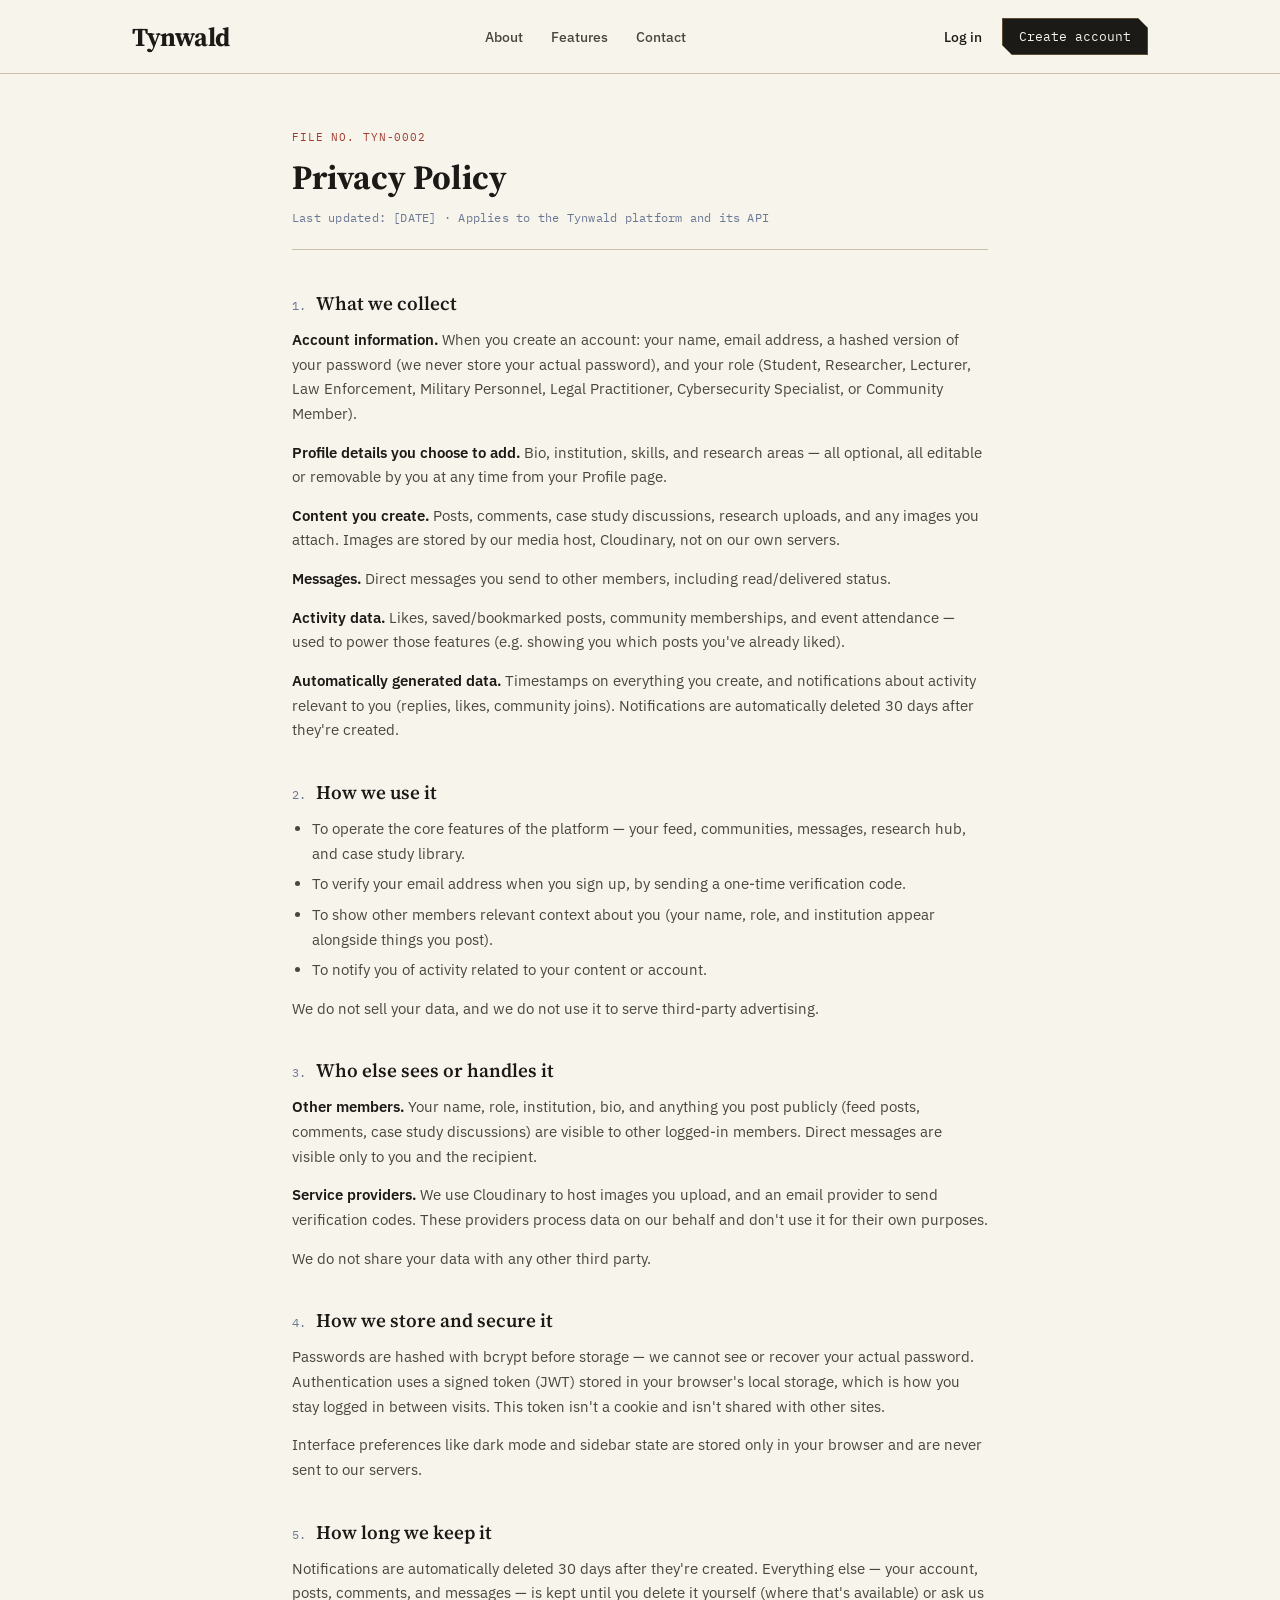
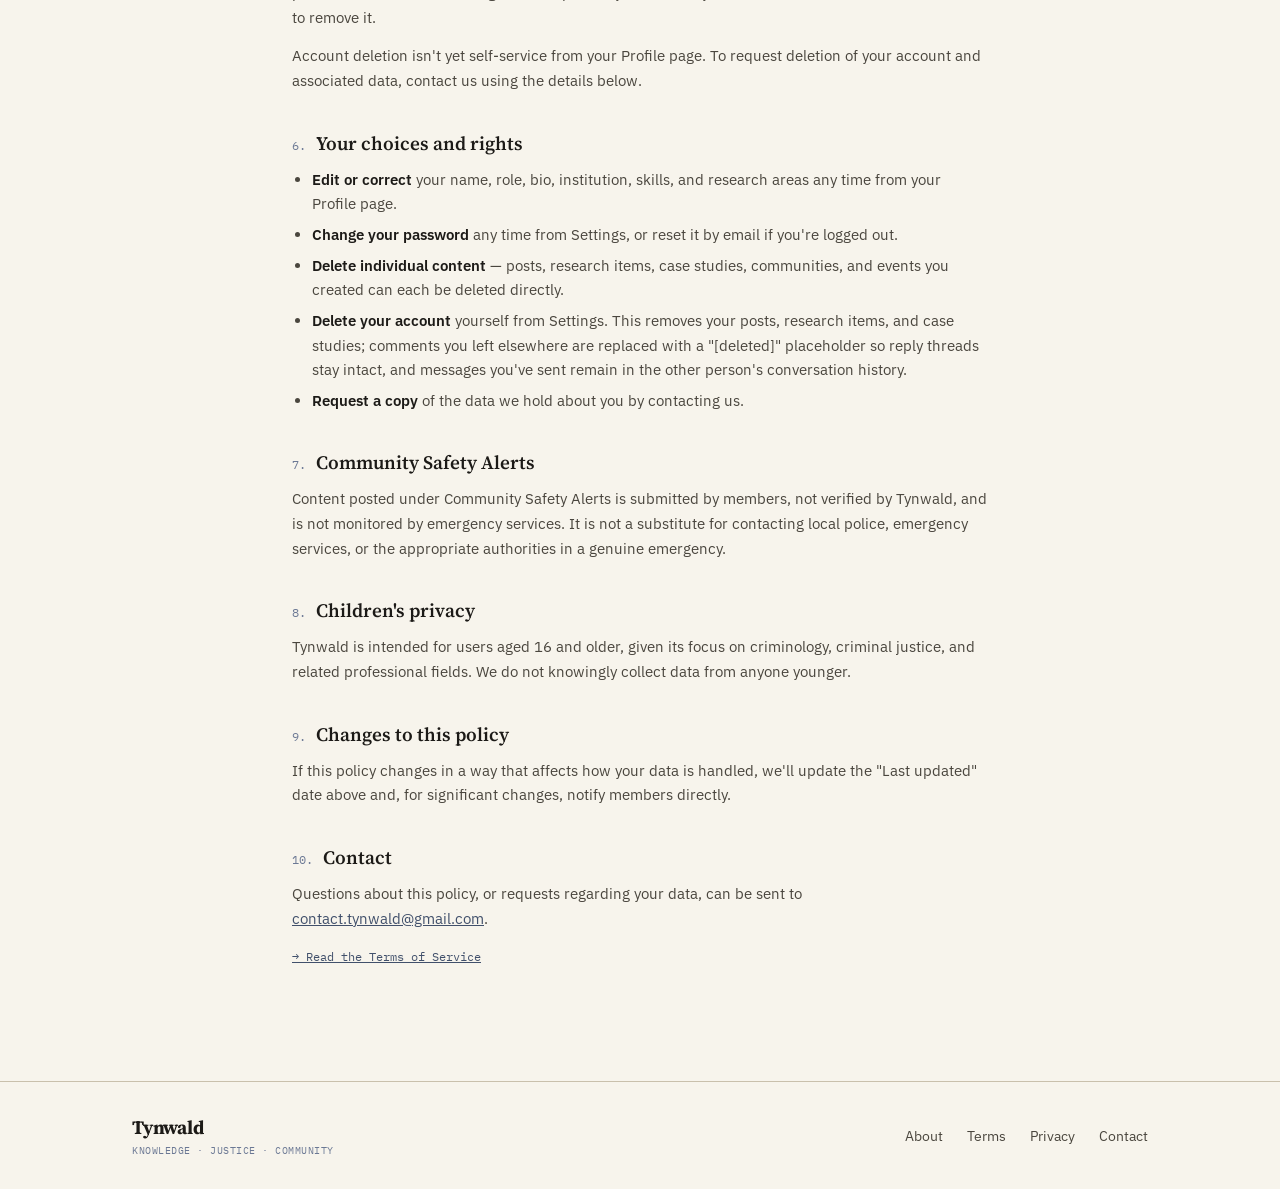
<file: privacy.html>
<!DOCTYPE html>
<html lang="en">
<head>
<meta charset="UTF-8" />
<meta name="viewport" content="width=device-width, initial-scale=1.0" />
<title>Tynwald — Privacy Policy</title>
<link rel="icon" type="image/x-icon" href="Images/favicon.ico">
<link rel="icon" type="image/png" sizes="16x16" href="Images/favicon.png">
<link rel="icon" type="image/png" sizes="32x32" href="Images/favicon.png">
<link rel="icon" type="image/png" sizes="48x48" href="Images/favicon.png">
<link rel="apple-touch-icon" sizes="180x180" href="Images/favicon.png">
<link rel="icon" type="image/png" sizes="192x192" href="Images/favicon.png">
<link rel="icon" type="image/png" sizes="512x512" href="Images/favicon.png">
<link rel="preconnect" href="https://fonts.googleapis.com">
<link href="https://fonts.googleapis.com/css2?family=Source+Serif+4:opsz,wght@8..60,400;8..60,600;8..60,700&family=IBM+Plex+Sans:wght@400;500;600&family=IBM+Plex+Mono:wght@400;500&display=swap" rel="stylesheet">
<link rel="stylesheet" href="styles.css?v=6" />
<link rel="stylesheet" href="home.css?v=6" />
<link rel="stylesheet" href="legal.css?v=6" />
</head>
<body class="home-body">

  <header class="public-nav">
    <div class="public-nav-inner">
      <a href="home.html" style="text-decoration:none;"><div class="brand-name">Tynwald</div></a>
      <nav class="public-links">
        <a href="home.html#about">About</a>
        <a href="home.html#features">Features</a>
        <a href="home.html#contact">Contact</a>
      </nav>
      <div class="public-nav-actions">
        <a href="auth.html" class="btn-ghost">Log in</a>
        <a href="auth.html" class="btn-primary-link">Create account</a>
      </div>
    </div>
  </header>

  <div class="legal-wrap">

    <div class="legal-header">
      <div class="eyebrow">FILE NO. TYN-0002</div>
      <h1>Privacy Policy</h1>
      <div class="legal-updated">Last updated: [DATE] · Applies to the Tynwald platform and its API</div>
    </div>

    <div class="legal-section">
      <h2><span class="legal-num">1.</span> What we collect</h2>
      <p><strong>Account information.</strong> When you create an account: your name, email address, a hashed version of your password (we never store your actual password), and your role (Student, Researcher, Lecturer, Law Enforcement, Military Personnel, Legal Practitioner, Cybersecurity Specialist, or Community Member).</p>
      <p><strong>Profile details you choose to add.</strong> Bio, institution, skills, and research areas — all optional, all editable or removable by you at any time from your Profile page.</p>
      <p><strong>Content you create.</strong> Posts, comments, case study discussions, research uploads, and any images you attach. Images are stored by our media host, Cloudinary, not on our own servers.</p>
      <p><strong>Messages.</strong> Direct messages you send to other members, including read/delivered status.</p>
      <p><strong>Activity data.</strong> Likes, saved/bookmarked posts, community memberships, and event attendance — used to power those features (e.g. showing you which posts you've already liked).</p>
      <p><strong>Automatically generated data.</strong> Timestamps on everything you create, and notifications about activity relevant to you (replies, likes, community joins). Notifications are automatically deleted 30 days after they're created.</p>
    </div>

    <div class="legal-section">
      <h2><span class="legal-num">2.</span> How we use it</h2>
      <ul>
        <li>To operate the core features of the platform — your feed, communities, messages, research hub, and case study library.</li>
        <li>To verify your email address when you sign up, by sending a one-time verification code.</li>
        <li>To show other members relevant context about you (your name, role, and institution appear alongside things you post).</li>
        <li>To notify you of activity related to your content or account.</li>
      </ul>
      <p>We do not sell your data, and we do not use it to serve third-party advertising.</p>
    </div>

    <div class="legal-section">
      <h2><span class="legal-num">3.</span> Who else sees or handles it</h2>
      <p><strong>Other members.</strong> Your name, role, institution, bio, and anything you post publicly (feed posts, comments, case study discussions) are visible to other logged-in members. Direct messages are visible only to you and the recipient.</p>
      <p><strong>Service providers.</strong> We use Cloudinary to host images you upload, and an email provider to send verification codes. These providers process data on our behalf and don't use it for their own purposes.</p>
      <p>We do not share your data with any other third party.</p>
    </div>

    <div class="legal-section">
      <h2><span class="legal-num">4.</span> How we store and secure it</h2>
      <p>Passwords are hashed with bcrypt before storage — we cannot see or recover your actual password. Authentication uses a signed token (JWT) stored in your browser's local storage, which is how you stay logged in between visits. This token isn't a cookie and isn't shared with other sites.</p>
      <p>Interface preferences like dark mode and sidebar state are stored only in your browser and are never sent to our servers.</p>
    </div>

    <div class="legal-section">
      <h2><span class="legal-num">5.</span> How long we keep it</h2>
      <p>Notifications are automatically deleted 30 days after they're created. Everything else — your account, posts, comments, and messages — is kept until you delete it yourself (where that's available) or ask us to remove it.</p>
      <p>Account deletion isn't yet self-service from your Profile page. To request deletion of your account and associated data, contact us using the details below.</p>
    </div>

    <div class="legal-section">
      <h2><span class="legal-num">6.</span> Your choices and rights</h2>
      <ul>
        <li><strong>Edit or correct</strong> your name, role, bio, institution, skills, and research areas any time from your Profile page.</li>
        <li><strong>Change your password</strong> any time from Settings, or reset it by email if you're logged out.</li>
        <li><strong>Delete individual content</strong> — posts, research items, case studies, communities, and events you created can each be deleted directly.</li>
        <li><strong>Delete your account</strong> yourself from Settings. This removes your posts, research items, and case studies; comments you left elsewhere are replaced with a "[deleted]" placeholder so reply threads stay intact, and messages you've sent remain in the other person's conversation history.</li>
        <li><strong>Request a copy</strong> of the data we hold about you by contacting us.</li>
      </ul>
    </div>

    <div class="legal-section">
      <h2><span class="legal-num">7.</span> Community Safety Alerts</h2>
      <p>Content posted under Community Safety Alerts is submitted by members, not verified by Tynwald, and is not monitored by emergency services. It is not a substitute for contacting local police, emergency services, or the appropriate authorities in a genuine emergency.</p>
    </div>

    <div class="legal-section">
      <h2><span class="legal-num">8.</span> Children's privacy</h2>
      <p>Tynwald is intended for users aged 16 and older, given its focus on criminology, criminal justice, and related professional fields. We do not knowingly collect data from anyone younger.</p>
    </div>

    <div class="legal-section">
      <h2><span class="legal-num">9.</span> Changes to this policy</h2>
      <p>If this policy changes in a way that affects how your data is handled, we'll update the "Last updated" date above and, for significant changes, notify members directly.</p>
    </div>

    <div class="legal-section">
      <h2><span class="legal-num">10.</span> Contact</h2>
      <p>Questions about this policy, or requests regarding your data, can be sent to <a href="mailto:contact.tynwald@gmail.com">contact.tynwald@gmail.com</a>.</p>
      <a class="legal-cross-link" href="terms.html">→ Read the Terms of Service</a>
    </div>

  </div>

  <footer class="public-footer">
    <div class="footer-inner">
      <div>
        <div class="brand-name small">Tynwald</div>
        <div class="footer-tagline">KNOWLEDGE · JUSTICE · COMMUNITY</div>
      </div>
      <div class="footer-links">
        <a href="home.html#about">About</a>
        <a href="terms.html">Terms</a>
        <a href="privacy.html">Privacy</a>
        <a href="mailto:contact.tynwald@gmail.com">Contact</a>
      </div>
    </div>
  </footer>

</body>
</html>
</file>
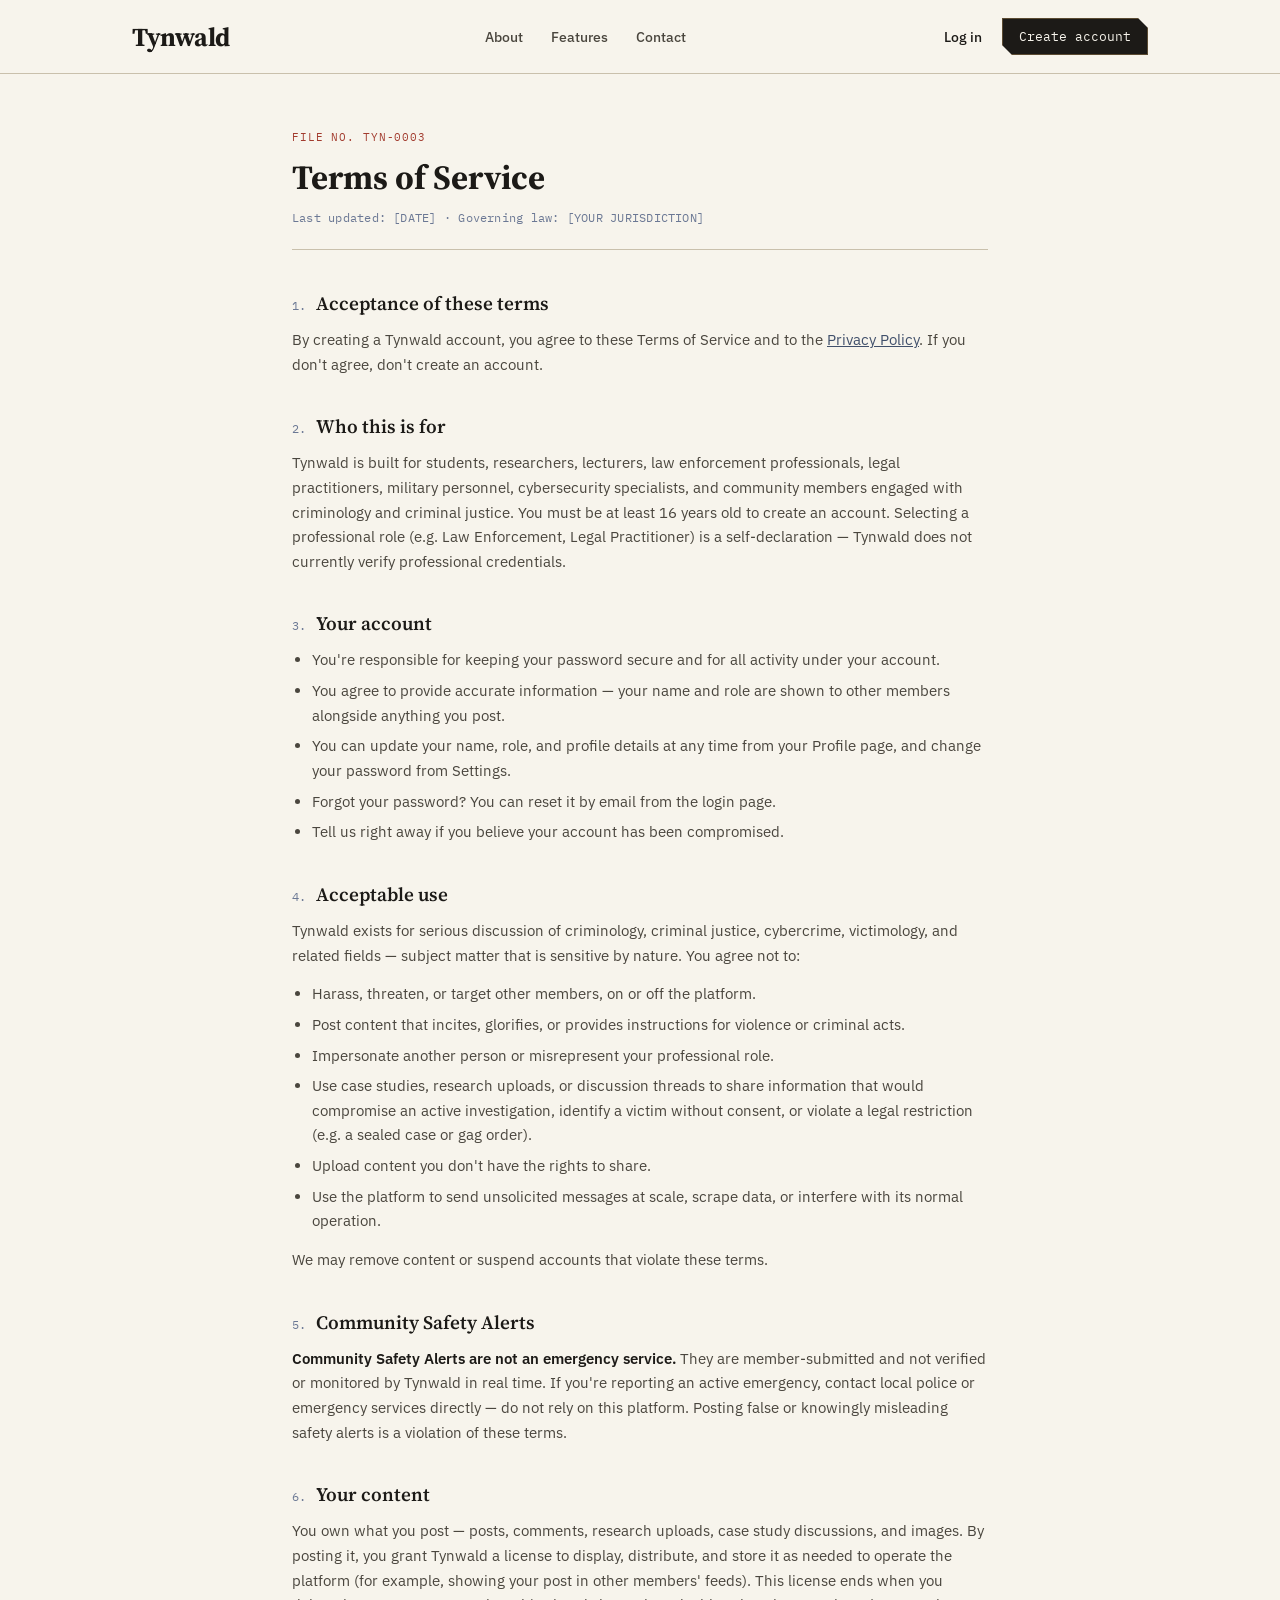
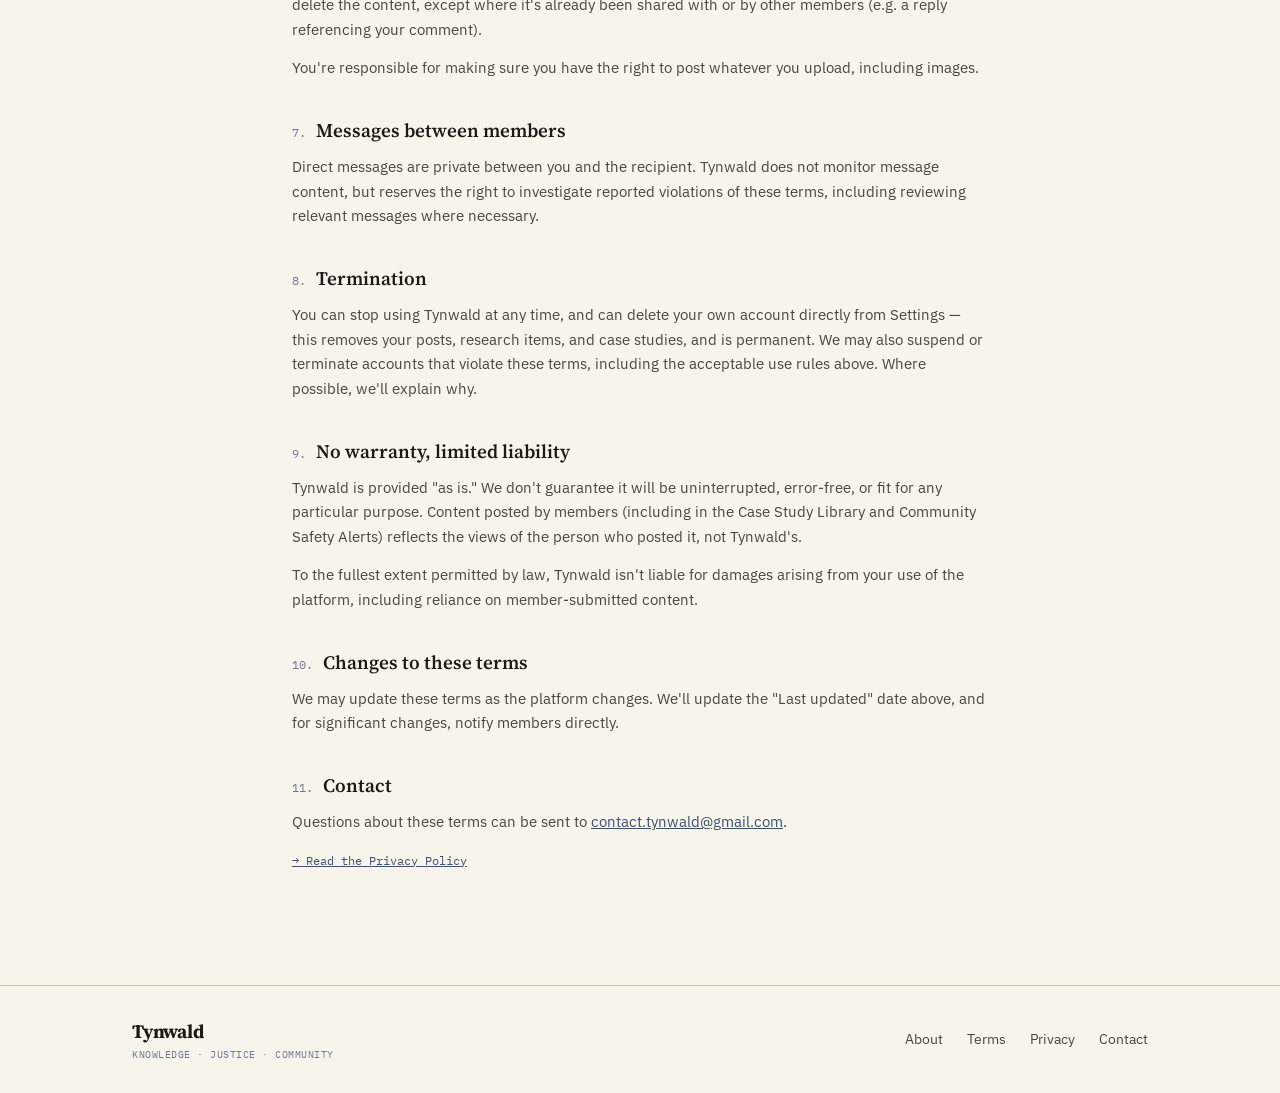
<file: terms.html>
<!DOCTYPE html>
<html lang="en">
<head>
<meta charset="UTF-8" />
<meta name="viewport" content="width=device-width, initial-scale=1.0" />
<title>Tynwald — Terms of Service</title>
<link rel="icon" type="image/x-icon" href="Images/favicon.ico">
<link rel="icon" type="image/png" sizes="16x16" href="Images/favicon.png">
<link rel="icon" type="image/png" sizes="32x32" href="Images/favicon.png">
<link rel="icon" type="image/png" sizes="48x48" href="Images/favicon.png">
<link rel="apple-touch-icon" sizes="180x180" href="Images/favicon.png">
<link rel="icon" type="image/png" sizes="192x192" href="Images/favicon.png">
<link rel="icon" type="image/png" sizes="512x512" href="Images/favicon.png">
<link rel="preconnect" href="https://fonts.googleapis.com">
<link href="https://fonts.googleapis.com/css2?family=Source+Serif+4:opsz,wght@8..60,400;8..60,600;8..60,700&family=IBM+Plex+Sans:wght@400;500;600&family=IBM+Plex+Mono:wght@400;500&display=swap" rel="stylesheet">
<link rel="stylesheet" href="styles.css?v=6" />
<link rel="stylesheet" href="home.css?v=6" />
<link rel="stylesheet" href="legal.css?v=6" />
</head>
<body class="home-body">

  <header class="public-nav">
    <div class="public-nav-inner">
      <a href="home.html" style="text-decoration:none;"><div class="brand-name">Tynwald</div></a>
      <nav class="public-links">
        <a href="home.html#about">About</a>
        <a href="home.html#features">Features</a>
        <a href="home.html#contact">Contact</a>
      </nav>
      <div class="public-nav-actions">
        <a href="auth.html" class="btn-ghost">Log in</a>
        <a href="auth.html" class="btn-primary-link">Create account</a>
      </div>
    </div>
  </header>

  <div class="legal-wrap">

    <div class="legal-header">
      <div class="eyebrow">FILE NO. TYN-0003</div>
      <h1>Terms of Service</h1>
      <div class="legal-updated">Last updated: [DATE] · Governing law: [YOUR JURISDICTION]</div>
    </div>

    <div class="legal-section">
      <h2><span class="legal-num">1.</span> Acceptance of these terms</h2>
      <p>By creating a Tynwald account, you agree to these Terms of Service and to the <a href="privacy.html">Privacy Policy</a>. If you don't agree, don't create an account.</p>
    </div>

    <div class="legal-section">
      <h2><span class="legal-num">2.</span> Who this is for</h2>
      <p>Tynwald is built for students, researchers, lecturers, law enforcement professionals, legal practitioners, military personnel, cybersecurity specialists, and community members engaged with criminology and criminal justice. You must be at least 16 years old to create an account. Selecting a professional role (e.g. Law Enforcement, Legal Practitioner) is a self-declaration — Tynwald does not currently verify professional credentials.</p>
    </div>

    <div class="legal-section">
      <h2><span class="legal-num">3.</span> Your account</h2>
      <ul>
        <li>You're responsible for keeping your password secure and for all activity under your account.</li>
        <li>You agree to provide accurate information — your name and role are shown to other members alongside anything you post.</li>
        <li>You can update your name, role, and profile details at any time from your Profile page, and change your password from Settings.</li>
        <li>Forgot your password? You can reset it by email from the login page.</li>
        <li>Tell us right away if you believe your account has been compromised.</li>
      </ul>
    </div>

    <div class="legal-section">
      <h2><span class="legal-num">4.</span> Acceptable use</h2>
      <p>Tynwald exists for serious discussion of criminology, criminal justice, cybercrime, victimology, and related fields — subject matter that is sensitive by nature. You agree not to:</p>
      <ul>
        <li>Harass, threaten, or target other members, on or off the platform.</li>
        <li>Post content that incites, glorifies, or provides instructions for violence or criminal acts.</li>
        <li>Impersonate another person or misrepresent your professional role.</li>
        <li>Use case studies, research uploads, or discussion threads to share information that would compromise an active investigation, identify a victim without consent, or violate a legal restriction (e.g. a sealed case or gag order).</li>
        <li>Upload content you don't have the rights to share.</li>
        <li>Use the platform to send unsolicited messages at scale, scrape data, or interfere with its normal operation.</li>
      </ul>
      <p>We may remove content or suspend accounts that violate these terms.</p>
    </div>

    <div class="legal-section">
      <h2><span class="legal-num">5.</span> Community Safety Alerts</h2>
      <p><strong>Community Safety Alerts are not an emergency service.</strong> They are member-submitted and not verified or monitored by Tynwald in real time. If you're reporting an active emergency, contact local police or emergency services directly — do not rely on this platform. Posting false or knowingly misleading safety alerts is a violation of these terms.</p>
    </div>

    <div class="legal-section">
      <h2><span class="legal-num">6.</span> Your content</h2>
      <p>You own what you post — posts, comments, research uploads, case study discussions, and images. By posting it, you grant Tynwald a license to display, distribute, and store it as needed to operate the platform (for example, showing your post in other members' feeds). This license ends when you delete the content, except where it's already been shared with or by other members (e.g. a reply referencing your comment).</p>
      <p>You're responsible for making sure you have the right to post whatever you upload, including images.</p>
    </div>

    <div class="legal-section">
      <h2><span class="legal-num">7.</span> Messages between members</h2>
      <p>Direct messages are private between you and the recipient. Tynwald does not monitor message content, but reserves the right to investigate reported violations of these terms, including reviewing relevant messages where necessary.</p>
    </div>

    <div class="legal-section">
      <h2><span class="legal-num">8.</span> Termination</h2>
      <p>You can stop using Tynwald at any time, and can delete your own account directly from Settings — this removes your posts, research items, and case studies, and is permanent. We may also suspend or terminate accounts that violate these terms, including the acceptable use rules above. Where possible, we'll explain why.</p>
    </div>

    <div class="legal-section">
      <h2><span class="legal-num">9.</span> No warranty, limited liability</h2>
      <p>Tynwald is provided "as is." We don't guarantee it will be uninterrupted, error-free, or fit for any particular purpose. Content posted by members (including in the Case Study Library and Community Safety Alerts) reflects the views of the person who posted it, not Tynwald's.</p>
      <p>To the fullest extent permitted by law, Tynwald isn't liable for damages arising from your use of the platform, including reliance on member-submitted content.</p>
    </div>

    <div class="legal-section">
      <h2><span class="legal-num">10.</span> Changes to these terms</h2>
      <p>We may update these terms as the platform changes. We'll update the "Last updated" date above, and for significant changes, notify members directly.</p>
    </div>

    <div class="legal-section">
      <h2><span class="legal-num">11.</span> Contact</h2>
      <p>Questions about these terms can be sent to <a href="mailto:contact.tynwald@gmail.com">contact.tynwald@gmail.com</a>.</p>
      <a class="legal-cross-link" href="privacy.html">→ Read the Privacy Policy</a>
    </div>

  </div>

  <footer class="public-footer">
    <div class="footer-inner">
      <div>
        <div class="brand-name small">Tynwald</div>
        <div class="footer-tagline">KNOWLEDGE · JUSTICE · COMMUNITY</div>
      </div>
      <div class="footer-links">
        <a href="home.html#about">About</a>
        <a href="terms.html">Terms</a>
        <a href="privacy.html">Privacy</a>
        <a href="mailto:contact.tynwald@gmail.com">Contact</a>
      </div>
    </div>
  </footer>

</body>
</html>
</file>
<file: styles.css>
/* ===========================================
   TYNWALD — Design tokens
   Color: manila #E8E2D4, paper #F7F4EC, ink #1C1A17,
          slate #41506B, evidence-red #A23B2E
   Type: Source Serif 4 (headlines), IBM Plex Sans (body),
         IBM Plex Mono (case IDs / metadata)
   =========================================== */

:root {
  --manila: #E8E2D4;
  --paper: #F7F4EC;
  --ink: #1C1A17;
  --ink-soft: #4A463E;
  --slate: #41506B;
  --slate-soft: #6B7894;
  --red: #A23B2E;
  --line: #C9C0AC;

  /* ---- futuristic accent layer: gold "case seal" glow + chamfered
     corners, layered on top of the existing dossier palette ---- */
  --gold: #B8935A;
  --gold-bright: #D9B276;
  --gold-dim: rgba(184, 147, 90, 0.4);
  --gold-glow: rgba(184, 147, 90, 0.35);
  --circuit-line: rgba(28, 26, 23, 0.07);
  --circuit-line-dark: rgba(247, 244, 236, 0.14);

  /* chamfer sizes — reused via clip-path on cards, controls, avatars */
  --chamfer-lg: 16px;
  --chamfer-md: 10px;
  --chamfer-sm: 6px;

  --font-serif: 'Source Serif 4', serif;
  --font-sans: 'IBM Plex Sans', sans-serif;
  --font-mono: 'IBM Plex Mono', monospace;
}

* {
  box-sizing: border-box;
}

a {
  text-decoration: none;
  color: inherit;
}

body {
  margin: 0;
  font-family: var(--font-sans);
  background: var(--manila);
  color: var(--ink);
}

/* ===================== FUTURISTIC UTILITIES ===================== */

/* Chamfered "case-file" corner cut — top-right + bottom-left notched.
   Applied directly to component selectors below via clip-path, no
   markup changes required. Kept here too as reusable utility classes. */
.chamfer-lg {
  clip-path: polygon(
    0 0, calc(100% - var(--chamfer-lg)) 0, 100% var(--chamfer-lg),
    100% 100%, var(--chamfer-lg) 100%, 0 calc(100% - var(--chamfer-lg))
  );
}
.chamfer-md {
  clip-path: polygon(
    0 0, calc(100% - var(--chamfer-md)) 0, 100% var(--chamfer-md),
    100% 100%, var(--chamfer-md) 100%, 0 calc(100% - var(--chamfer-md))
  );
}
.chamfer-sm {
  clip-path: polygon(
    0 0, calc(100% - var(--chamfer-sm)) 0, 100% var(--chamfer-sm),
    100% 100%, var(--chamfer-sm) 100%, 0 calc(100% - var(--chamfer-sm))
  );
}

/* Corner bracket decoration — small gold "targeting" marks.
   Host element needs position: relative (added alongside usages). */
.corner-marks::before,
.corner-marks::after {
  content: '';
  position: absolute;
  width: 10px;
  height: 10px;
  pointer-events: none;
  opacity: 0.55;
  z-index: 1;
}
.corner-marks::before {
  top: -1px;
  left: -1px;
  border-top: 1.5px solid var(--gold);
  border-left: 1.5px solid var(--gold);
}
.corner-marks::after {
  bottom: -1px;
  right: -1px;
  border-bottom: 1.5px solid var(--gold);
  border-right: 1.5px solid var(--gold);
}

/* Soft amber glow ring — for dark / active / primary surfaces */
.glow-gold {
  box-shadow: 0 0 0 1px var(--gold-dim), 0 0 22px -8px var(--gold-glow);
}

@keyframes pulseGlow {
  0% { box-shadow: 0 0 0 0 var(--gold-glow); }
  70% { box-shadow: 0 0 0 7px rgba(184, 147, 90, 0); }
  100% { box-shadow: 0 0 0 0 rgba(184, 147, 90, 0); }
}

/* Hidden per request: category dropdowns on composers, filter tabs,
   and the small category tag shown on each post/thread. Elements are
   kept in the DOM (not removed from HTML) so existing JS keeps working
   — they're just no longer shown. */
.filter-row,
.composer-tag-select,
.post-footer .tag,
#threadTag {
  display: none !important;
}

/* ===================== CORNER BRACKET ACCENTS ===================== */
/* Small gold "targeting mark" brackets on the main standalone content
   panels (not on tightly-packed list rows, to avoid clutter). */
.post-card,
.community-card,
.profile-card,
.thread-post,
.folder-header,
.event-card,
.messages-layout,
.composer,
.feature-card {
  position: relative;
}

.post-card::before, .post-card::after,
.community-card::before, .community-card::after,
.profile-card::before, .profile-card::after,
.thread-post::before, .thread-post::after,
.folder-header::before, .folder-header::after,
.event-card::before, .event-card::after,
.messages-layout::before, .messages-layout::after,
.composer::before, .composer::after,
.feature-card::before, .feature-card::after {
  content: '';
  position: absolute;
  width: 9px;
  height: 9px;
  pointer-events: none;
  opacity: 0.6;
  z-index: 1;
}

.post-card::before, .community-card::before, .profile-card::before,
.thread-post::before, .folder-header::before, .event-card::before,
.messages-layout::before, .composer::before,
.feature-card::before {
  top: 3px;
  left: 3px;
  border-top: 1.5px solid var(--gold);
  border-left: 1.5px solid var(--gold);
}

.post-card::after, .community-card::after, .profile-card::after,
.thread-post::after, .folder-header::after, .event-card::after,
.messages-layout::after, .composer::after,
.feature-card::after {
  bottom: 3px;
  right: 3px;
  border-bottom: 1.5px solid var(--gold);
  border-right: 1.5px solid var(--gold);
}

.hidden {
  display: none !important;
}

.divider {
  height: 1px;
  background: var(--line);
}

/* ===================== APP LAYOUT ===================== */

.app {
  display: flex;
  min-height: 100vh;
}

.content {
  flex: 1;
  padding: 36px 40px;
  overflow-y: auto;
}

/* ===================== SIDEBAR ===================== */

.sidebar {
  width: 220px;
  flex-shrink: 0;
  border-right: 1px solid var(--line);
  background: var(--manila);
  padding: 28px 0 20px;
  display: flex;
  flex-direction: column;
  position: sticky;
  top: 0;
  height: 100vh;
  overflow-y: auto;
  box-shadow: 1px 0 0 var(--gold-dim), 6px 0 24px -18px var(--gold-glow);
  transition: width 0.22s ease;
}

.sidebar::after {
  content: '';
  position: absolute;
  inset: 0;
  pointer-events: none;
  background-image:
    linear-gradient(90deg, transparent 0, transparent calc(100% - 1px), var(--gold-dim) calc(100% - 1px));
  opacity: 0.6;
}

.brand {
  padding: 0 24px 24px;
}

.brand-row {
  display: flex;
  align-items: center;
  justify-content: space-between;
}

.mobile-menu-toggle {
  display: none;
  background: none;
  border: 1px solid var(--line);
  border-radius: 3px;
  width: 32px;
  height: 32px;
  font-size: 16px;
  color: var(--ink);
  cursor: pointer;
  align-items: center;
  justify-content: center;
}

.sidebar-collapse-toggle {
  display: flex;
  flex-shrink: 0;
  background: none;
  border: 1px solid var(--line);
  width: 26px;
  height: 26px;
  font-size: 14px;
  color: var(--slate-soft);
  cursor: pointer;
  align-items: center;
  justify-content: center;
  clip-path: polygon(0 0, calc(100% - 6px) 0, 100% 6px, 100% 100%, 6px 100%, 0 calc(100% - 6px));
  transition: color 0.15s ease, border-color 0.15s ease, transform 0.22s ease;
}

.sidebar-collapse-toggle:hover {
  color: var(--ink);
  border-color: var(--gold-dim);
}

.sidebar.collapsed .sidebar-collapse-toggle {
  transform: rotate(180deg);
}

/* ===================== NAV ICONS ===================== */
.nav-icon {
  flex-shrink: 0;
  color: var(--slate-soft);
}

.nav-item.active .nav-icon,
.nav-item:hover .nav-icon {
  color: currentColor;
}

/* ===================== COLLAPSED SIDEBAR ===================== */
.sidebar.collapsed {
  width: 64px;
}

.sidebar.collapsed .brand {
  padding: 0 12px 24px;
}

.sidebar.collapsed .brand-name,
.sidebar.collapsed .brand-tagline,
.sidebar.collapsed .user-name,
.sidebar.collapsed .user-role,
.sidebar.collapsed .theme-toggle-label {
  display: none;
}

.sidebar.collapsed .nav {
  padding: 8px 8px 4px;
}

.sidebar.collapsed .nav-item {
  justify-content: center;
  padding: 10px 4px;
  gap: 0;
}

.sidebar.collapsed .nav-item > span:not(.nav-icon) {
  display: none;
}

.sidebar.collapsed .theme-toggle {
  justify-content: center;
}

.sidebar.collapsed .user-card {
  flex-direction: column;
  gap: 8px;
}

.sidebar.collapsed .logout-btn {
  margin-left: 0;
}

.brand-name-link {
  text-decoration: none;
}

.brand-name {
  font-family: var(--font-serif);
  font-weight: 700;
  font-size: 26px;
  letter-spacing: -0.01em;
  color: var(--ink);
}

.brand-tagline {
  font-family: var(--font-mono);
  font-size: 10.5px;
  letter-spacing: 0.05em;
  color: var(--slate-soft);
  margin-top: 4px;
}

.nav {
  padding: 16px 12px;
  display: flex;
  flex-direction: column;
  gap: 2px;
}

.nav-item {
  text-align: left;
  padding: 10px 12px;
  border-radius: 3px;
  border: none;
  cursor: pointer;
  background: transparent;
  color: var(--ink-soft);
  font-family: var(--font-sans);
  font-weight: 500;
  font-size: 14.5px;
  display: flex;
  align-items: center;
  gap: 8px;
  text-decoration: none;
}

.nav-item .nav-icon + span {
  flex: 1;
}

.nav-item:hover {
  background: rgba(28, 26, 23, 0.06);
}

.nav-item.active {
  background: var(--ink);
  color: var(--paper);
  border: 1px solid var(--gold-dim);
  box-shadow: 0 0 16px -6px var(--gold-glow);
  clip-path: polygon(
    0 0, calc(100% - var(--chamfer-sm)) 0, 100% var(--chamfer-sm),
    100% 100%, var(--chamfer-sm) 100%, 0 calc(100% - var(--chamfer-sm))
  );
}

.nav-dot {
  font-family: var(--font-mono);
  font-size: 10px;
  visibility: hidden;
  color: var(--gold-bright);
}

.nav-badge {
  font-family: var(--font-mono);
  font-size: 10px;
  font-weight: 600;
  background: var(--red);
  color: #fff;
  min-width: 16px;
  height: 16px;
  padding: 0 5px;
  border-radius: 8px;
  display: inline-flex;
  align-items: center;
  justify-content: center;
  line-height: 1;
}

.nav-item.active .nav-badge {
  background: var(--gold-bright);
  color: var(--ink);
}

.nav-item.active .nav-dot {
  visibility: visible;
  animation: pulseGlow 2s infinite;
  border-radius: 50%;
}

.sidebar-footer {
  margin-top: auto;
  padding: 16px 24px 0;
}

.user-card {
  display: flex;
  align-items: center;
  gap: 10px;
  padding-top: 16px;
}

.user-card > div:not(.avatar) {
  flex: 1;
  min-width: 0;
}

.user-name {
  font-size: 13px;
  font-weight: 600;
  color: var(--ink);
  overflow: hidden;
  text-overflow: ellipsis;
  white-space: nowrap;
}

.user-role {
  font-family: var(--font-mono);
  font-size: 10px;
  color: var(--slate-soft);
  overflow: hidden;
  text-overflow: ellipsis;
  white-space: nowrap;
}

.back-btn-icon {
  display: inline-flex;
  align-items: center;
  justify-content: center;
  width: 32px;
  height: 32px;
  margin-bottom: 20px;
  background: var(--paper);
  border: 1px solid var(--line);
  color: var(--ink-soft);
  font-size: 15px;
  line-height: 1;
  clip-path: polygon(0 0, calc(100% - 8px) 0, 100% 8px, 100% 100%, 8px 100%, 0 calc(100% - 8px));
  transition: color 0.15s ease, border-color 0.15s ease, box-shadow 0.15s ease;
}

.back-btn-icon:hover {
  color: var(--ink);
  border-color: var(--gold-dim);
  box-shadow: 0 0 12px -4px var(--gold-glow);
}

.logout-btn {
  flex-shrink: 0;
  margin-left: auto;
  width: 26px;
  height: 26px;
  display: flex;
  align-items: center;
  justify-content: center;
  background: transparent;
  border: 1px solid var(--line);
  color: var(--slate-soft);
  font-size: 13px;
  cursor: pointer;
  clip-path: polygon(0 0, calc(100% - 6px) 0, 100% 6px, 100% 100%, 6px 100%, 0 calc(100% - 6px));
  transition: color 0.15s ease, border-color 0.15s ease;
}

.logout-btn:hover {
  color: var(--red);
  border-color: var(--red);
}

.avatar {
  width: 32px;
  height: 32px;
  background: var(--slate);
  color: #fff;
  display: flex;
  align-items: center;
  justify-content: center;
  font-family: var(--font-serif);
  font-weight: 600;
  font-size: 14px;
  flex-shrink: 0;
  clip-path: polygon(0 0, calc(100% - 7px) 0, 100% 7px, 100% 100%, 7px 100%, 0 calc(100% - 7px));
  box-shadow: 0 0 0 1px var(--gold-dim);
}

/* ===================== PAGE HEADER ===================== */

.page-header {
  margin-bottom: 24px;
}

.eyebrow {
  font-family: var(--font-mono);
  font-size: 11px;
  letter-spacing: 0.08em;
  color: var(--red);
  margin-bottom: 6px;
}

.page-header h1 {
  font-family: var(--font-serif);
  font-weight: 700;
  font-size: 32px;
  color: var(--ink);
  margin: 0 0 6px;
}

.subtitle {
  font-family: var(--font-sans);
  font-size: 14.5px;
  color: var(--ink-soft);
  max-width: 540px;
  margin: 0;
}

/* ===================== SHARED: stamps / tags ===================== */

.case-stamp {
  font-family: var(--font-mono);
  font-size: 11px;
  letter-spacing: 0.04em;
  color: var(--slate-soft);
  border: 1px solid var(--line);
  padding: 2px 6px;
  background: var(--paper);
  clip-path: polygon(0 0, calc(100% - 5px) 0, 100% 5px, 100% 100%, 5px 100%, 0 calc(100% - 5px));
}

.tag {
  font-family: var(--font-mono);
  font-size: 10px;
  letter-spacing: 0.06em;
  text-transform: uppercase;
  padding: 3px 7px;
  border-radius: 2px;
  display: inline-block;
  clip-path: polygon(0 0, calc(100% - 5px) 0, 100% 5px, 100% 100%, 5px 100%, 0 calc(100% - 5px));
}

.tag-slate {
  background: var(--slate);
  color: #fff;
}

.tag-red {
  background: var(--red);
  color: #fff;
  position: relative;
  padding-left: 15px;
}

.tag-red::before {
  content: '';
  position: absolute;
  left: 6px;
  top: 50%;
  transform: translateY(-50%);
  width: 5px;
  height: 5px;
  border-radius: 50%;
  background: #fff;
  animation: statusPulse 2s infinite;
}

.tag-outline {
  background: transparent;
  color: var(--ink-soft);
  border: 1px solid var(--line);
}

.meta-text {
  font-family: var(--font-mono);
  font-size: 11.5px;
  color: var(--slate-soft);
}

.link-text {
  font-family: var(--font-mono);
  font-size: 11.5px;
  color: var(--slate);
  cursor: pointer;
}

.section-label {
  font-family: var(--font-mono);
  font-size: 11px;
  letter-spacing: 0.06em;
  color: var(--slate-soft);
  text-transform: uppercase;
  margin-bottom: 10px;
}

/* ===================== FEED PAGE ===================== */

.filter-row {
  display: flex;
  gap: 10px;
  margin-bottom: 20px;
  flex-wrap: wrap;
}

.filter-chip {
  font-family: var(--font-mono);
  font-size: 11px;
  padding: 6px 10px;
  border-radius: 2px;
  border: 1px solid var(--line);
  background: transparent;
  color: var(--ink-soft);
  cursor: pointer;
}

.filter-chip.active {
  background: var(--ink);
  color: var(--paper);
  border-color: var(--gold-dim);
  box-shadow: 0 0 12px -4px var(--gold-glow);
}

.post-card {
  max-width: 720px;
  background: var(--paper);
  border: 1px solid var(--line);
  border-top: 3px solid var(--ink);
  padding: 18px 20px;
  margin-bottom: 16px;
  position: relative;
  clip-path: polygon(
    0 0, calc(100% - var(--chamfer-lg)) 0, 100% var(--chamfer-lg),
    100% 100%, var(--chamfer-lg) 100%, 0 calc(100% - var(--chamfer-lg))
  );
}

.post-top {
  display: flex;
  justify-content: space-between;
  align-items: center;
  margin-bottom: 10px;
}

.post-meta {
  display: flex;
  align-items: baseline;
  gap: 8px;
  margin-bottom: 6px;
  flex-wrap: wrap;
}

.post-author {
  font-weight: 600;
  font-size: 13.5px;
  color: var(--ink);
  text-decoration: none;
  cursor: pointer;
}

.post-author:hover {
  color: var(--slate);
}

.post-inst {
  font-size: 12.5px;
  color: var(--slate-soft);
}

.dot {
  font-family: var(--font-mono);
  font-size: 11px;
  color: var(--line);
}

.post-time {
  font-family: var(--font-mono);
  font-size: 11px;
  color: var(--slate-soft);
}

.post-title {
  font-family: var(--font-serif);
  font-weight: 600;
  font-size: 18px;
  color: var(--ink);
  margin: 0 0 8px;
  line-height: 1.3;
}

.post-body {
  font-size: 14px;
  color: var(--ink-soft);
  line-height: 1.55;
  margin: 0 0 14px;
}

.post-footer {
  display: flex;
  gap: 14px;
  align-items: center;
}

.comment-count-link {
  display: inline-flex;
  align-items: center;
  gap: 5px;
  color: var(--slate-soft);
  font-family: var(--font-sans);
  font-size: 13px;
  transition: color 0.15s ease;
}

.comment-count-link:hover {
  color: var(--slate);
}

.share-btn {
  background: none;
  border: none;
  cursor: pointer;
  color: var(--slate-soft);
  padding: 0;
  display: inline-flex;
  align-items: center;
  gap: 5px;
  transition: color 0.15s ease, transform 0.1s ease;
}

.share-btn:hover {
  color: var(--slate);
}

.share-btn:active {
  transform: scale(0.94);
}

/* ===================== COMMUNITIES PAGE ===================== */

.community-grid {
  display: grid;
  grid-template-columns: repeat(auto-fill, minmax(260px, 1fr));
  gap: 14px;
  max-width: 900px;
}

.community-card {
  position: relative;
  background: var(--paper);
  border: 1px solid var(--line);
  padding: 16px 18px;
  display: flex;
  flex-direction: column;
  gap: 10px;
  clip-path: polygon(
    0 0, calc(100% - var(--chamfer-lg)) 0, 100% var(--chamfer-lg),
    100% 100%, var(--chamfer-lg) 100%, 0 calc(100% - var(--chamfer-lg))
  );
  transition: box-shadow 0.15s ease;
}

.community-card:hover {
  box-shadow: 0 0 0 1px var(--gold-dim), 0 10px 26px -18px var(--gold-glow);
}

.community-id {
  position: absolute;
  top: 0;
  left: 14px;
  background: var(--slate);
  color: #fff;
  font-family: var(--font-mono);
  font-size: 9.5px;
  padding: 2px 8px;
  letter-spacing: 0.04em;
  clip-path: polygon(0 0, 100% 0, calc(100% - 5px) 100%, 5px 100%);
  box-shadow: 0 0 10px -3px var(--gold-glow);
}

.community-card h3 {
  margin: 10px 0 0;
  font-family: var(--font-serif);
  font-weight: 600;
  font-size: 18px;
  color: var(--ink);
}

.community-card p {
  margin: 0;
  font-size: 13px;
  color: var(--ink-soft);
  line-height: 1.5;
  min-height: 38px;
}

.community-footer {
  display: flex;
  justify-content: space-between;
  align-items: center;
}

/* ===================== RESEARCH HUB PAGE ===================== */

.btn-primary {
  font-family: var(--font-mono);
  font-size: 12px;
  padding: 9px 14px;
  background: var(--ink);
  color: var(--paper);
  border: 1px solid var(--gold-dim);
  cursor: pointer;
  margin-bottom: 20px;
  clip-path: polygon(
    0 0, calc(100% - var(--chamfer-md)) 0, 100% var(--chamfer-md),
    100% 100%, var(--chamfer-md) 100%, 0 calc(100% - var(--chamfer-md))
  );
  transition: box-shadow 0.15s ease;
}

.btn-primary:hover {
  box-shadow: 0 0 18px -4px var(--gold-glow);
}

.research-row {
  display: flex;
  align-items: center;
  gap: 16px;
  max-width: 800px;
  padding: 16px 18px;
  background: var(--paper);
  border: 1px solid var(--line);
  margin-bottom: 10px;
  clip-path: polygon(0 0, calc(100% - 12px) 0, 100% 12px, 100% 100%, 12px 100%, 0 calc(100% - 12px));
}

.research-type {
  font-family: var(--font-mono);
  font-size: 10px;
  color: var(--slate-soft);
  border: 1px solid var(--line);
  border-radius: 2px;
  padding: 8px 6px;
  text-align: center;
  width: 64px;
  flex-shrink: 0;
  text-transform: uppercase;
}

.research-main {
  flex: 1;
  min-width: 0;
}

.research-top {
  display: flex;
  gap: 8px;
  align-items: baseline;
  margin-bottom: 4px;
}

.research-title {
  font-family: var(--font-serif);
  font-weight: 600;
  font-size: 15.5px;
  color: var(--ink);
  margin: 0 0 3px;
}

.research-author {
  font-size: 12.5px;
  color: var(--slate-soft);
}

.research-stats {
  text-align: right;
  flex-shrink: 0;
}

.research-stats .link-text {
  margin-top: 4px;
  display: block;
}

/* ===================== PROFILE PAGE ===================== */

.profile-card {
  max-width: 760px;
  background: var(--paper);
  border: 1px solid var(--line);
  border-top: 3px solid var(--ink);
  padding: 24px 26px;
  margin-bottom: 20px;
  display: flex;
  gap: 18px;
  align-items: flex-start;
  clip-path: polygon(
    0 0, calc(100% - var(--chamfer-lg)) 0, 100% var(--chamfer-lg),
    100% 100%, var(--chamfer-lg) 100%, 0 calc(100% - var(--chamfer-lg))
  );
}

.profile-avatar {
  width: 64px;
  height: 64px;
  background: var(--slate);
  color: #fff;
  display: flex;
  align-items: center;
  justify-content: center;
  font-family: var(--font-serif);
  font-weight: 700;
  font-size: 24px;
  flex-shrink: 0;
  clip-path: polygon(0 0, calc(100% - 12px) 0, 100% 12px, 100% 100%, 12px 100%, 0 calc(100% - 12px));
  box-shadow: 0 0 0 1px var(--gold-dim);
}

.profile-main {
  flex: 1;
}

.profile-top {
  display: flex;
  justify-content: space-between;
  align-items: flex-start;
}

.profile-name {
  font-family: var(--font-serif);
  font-weight: 700;
  font-size: 22px;
  color: var(--ink);
}

.profile-subtitle {
  font-size: 13.5px;
  color: var(--slate-soft);
  margin-top: 2px;
}

.profile-bio {
  font-size: 14px;
  color: var(--ink-soft);
  line-height: 1.55;
  margin-top: 14px;
}

.profile-grid {
  display: grid;
  grid-template-columns: 1fr 1fr;
  gap: 16px;
  max-width: 760px;
}

.chip-row {
  display: flex;
  flex-wrap: wrap;
  gap: 8px;
}

.badges-block {
  margin-top: 24px;
}

.badge {
  display: flex;
  align-items: center;
  gap: 8px;
  border: 1px solid var(--line);
  padding: 8px 12px;
  background: var(--paper);
  font-family: var(--font-mono);
  font-size: 11.5px;
  color: var(--ink);
  clip-path: polygon(0 0, calc(100% - 8px) 0, 100% 8px, 100% 100%, 8px 100%, 0 calc(100% - 8px));
}

.badge-dot {
  width: 8px;
  height: 8px;
  background: var(--red);
  border-radius: 50%;
  display: inline-block;
  animation: statusPulse 2.4s infinite;
}

/* Profile posts section */
.profile-posts-section {
  max-width: 760px;
  margin-top: 28px;
}

.profile-posts-toggle {
  display: flex;
  align-items: center;
  justify-content: space-between;
  width: 100%;
  font-family: var(--font-mono);
  font-size: 12px;
  letter-spacing: 0.04em;
  color: var(--slate);
  background: transparent;
  border: 1px solid var(--line);
  border-radius: 2px;
  padding: 10px 14px;
  cursor: pointer;
  text-transform: uppercase;
}

.profile-posts-toggle:hover {
  border-color: var(--slate);
  color: var(--ink);
}

.profile-posts-arrow {
  transition: transform 0.2s ease;
}

.profile-posts-toggle.open .profile-posts-arrow {
  transform: rotate(180deg);
}

#profilePostsList {
  margin-top: 14px;
}

#profilePostsList .post-card {
  max-width: none;
}

/* ===================== CASE STUDY LIBRARY (LEDGER) ===================== */

.ledger {
  max-width: 880px;
  display: flex;
  flex-direction: column;
  gap: 2px;
  border: 1px solid var(--line);
  overflow: hidden;
  clip-path: polygon(
    0 0, calc(100% - var(--chamfer-lg)) 0, 100% var(--chamfer-lg),
    100% 100%, var(--chamfer-lg) 100%, 0 calc(100% - var(--chamfer-lg))
  );
}

.ledger-entry {
  display: flex;
  align-items: flex-start;
  gap: 18px;
  padding: 18px 20px;
  background: var(--paper);
  border-bottom: 1px solid var(--line);
}

.ledger-entry:last-child {
  border-bottom: none;
}

.ledger-entry:hover {
  background: rgba(65, 80, 107, 0.04);
}

.ledger-id {
  font-family: var(--font-mono);
  font-size: 11px;
  color: var(--slate-soft);
  white-space: nowrap;
  padding-top: 3px;
  flex-shrink: 0;
  width: 110px;
}

.ledger-main {
  flex: 1;
  min-width: 0;
}

.ledger-top {
  display: flex;
  align-items: center;
  gap: 10px;
  margin-bottom: 6px;
  flex-wrap: wrap;
}

.ledger-title {
  font-family: var(--font-serif);
  font-weight: 600;
  font-size: 17px;
  color: var(--ink);
  margin: 0;
}

.ledger-desc {
  font-family: var(--font-sans);
  font-size: 13.5px;
  color: var(--ink-soft);
  line-height: 1.55;
  margin: 0 0 8px;
  max-width: 600px;
}

.ledger-meta {
  display: flex;
  align-items: center;
  gap: 8px;
}

.ledger-open {
  flex-shrink: 0;
  white-space: nowrap;
  padding-top: 3px;
}

/* ===================== MESSAGES ===================== */

.messages-layout {
  display: flex;
  max-width: 960px;
  height: 620px;
  border: 1px solid var(--line);
  border-top: 3px solid var(--ink);
  overflow: hidden;
  background: var(--paper);
  clip-path: polygon(
    0 0, calc(100% - var(--chamfer-lg)) 0, 100% var(--chamfer-lg),
    100% 100%, var(--chamfer-lg) 100%, 0 calc(100% - var(--chamfer-lg))
  );
}

/* --- Conversation list (left pane) --- */

.conversation-list {
  width: 290px;
  flex-shrink: 0;
  border-right: 1px solid var(--line);
  display: flex;
  flex-direction: column;
  overflow-y: auto;
  background: var(--manila);
}

.conversation-search {
  padding: 12px 14px;
  border-bottom: 1px solid var(--line);
  background: var(--manila);
  position: sticky;
  top: 0;
  z-index: 1;
}

.conversation-search-input {
  width: 100%;
  font-family: var(--font-mono);
  font-size: 12px;
  color: var(--ink);
  background: var(--paper);
  border: 1px solid var(--line);
  padding: 8px 10px;
  letter-spacing: 0.02em;
  clip-path: polygon(0 0, calc(100% - 7px) 0, 100% 7px, 100% 100%, 7px 100%, 0 calc(100% - 7px));
}

.conversation-search-input:focus {
  outline: none;
  border-color: var(--slate);
}

.conversation-item {
  display: flex;
  align-items: center;
  gap: 10px;
  padding: 13px 14px;
  border-bottom: 1px solid var(--line);
  cursor: pointer;
  position: relative;
  transition: background 0.1s ease;
}

.conversation-item:hover {
  background: rgba(65, 80, 107, 0.07);
}

.conversation-item.active {
  background: var(--paper);
  border-left: 2px solid var(--red);
}

.conversation-info {
  flex: 1;
  min-width: 0;
}

.conversation-top {
  display: flex;
  justify-content: space-between;
  align-items: baseline;
  gap: 8px;
}

.conversation-name {
  font-family: var(--font-sans);
  font-weight: 600;
  font-size: 13.5px;
  color: var(--ink);
  white-space: nowrap;
  overflow: hidden;
  text-overflow: ellipsis;
}

.conversation-time {
  font-family: var(--font-mono);
  font-size: 10px;
  color: var(--slate-soft);
  flex-shrink: 0;
  letter-spacing: 0.02em;
}

.conversation-preview {
  font-family: var(--font-sans);
  font-size: 12px;
  color: var(--slate-soft);
  white-space: nowrap;
  overflow: hidden;
  text-overflow: ellipsis;
  margin-top: 3px;
}

.conversation-ref {
  font-family: var(--font-mono);
  font-size: 9.5px;
  letter-spacing: 0.04em;
  color: var(--line);
  margin-top: 2px;
}

.unread-dot {
  width: 7px;
  height: 7px;
  border-radius: 50%;
  background: var(--red);
  flex-shrink: 0;
  position: absolute;
  right: 14px;
  top: 14px;
  animation: statusPulse 2.4s infinite;
}

/* --- Thread (right pane) --- */

.message-thread {
  flex: 1;
  display: flex;
  flex-direction: column;
  min-width: 0;
  min-height: 0;
  background: var(--paper);
}

.thread-active {
  flex: 1;
  display: flex;
  flex-direction: column;
  min-height: 0;
}

.message-thread-empty {
  flex: 1;
  display: flex;
  flex-direction: column;
  align-items: center;
  justify-content: center;
  gap: 8px;
}

.thread-empty-icon {
  font-size: 28px;
  opacity: 0.5;
}

.thread-empty-text {
  font-family: var(--font-mono);
  font-size: 12.5px;
  color: var(--slate-soft);
}

.message-composer {
  flex-shrink: 0;
}

.typing-indicator {
  flex-shrink: 0;
  display: flex;
  align-items: center;
  gap: 6px;
  padding: 0 20px 8px;
  font-family: var(--font-mono);
  font-size: 11px;
  color: var(--slate-soft);
}

.typing-dots {
  display: inline-flex;
  align-items: center;
  gap: 3px;
}

.typing-dots span {
  width: 4px;
  height: 4px;
  border-radius: 50%;
  background: var(--slate-soft);
  animation: typingBounce 1.2s infinite ease-in-out;
}

.typing-dots span:nth-child(2) { animation-delay: 0.15s; }
.typing-dots span:nth-child(3) { animation-delay: 0.3s; }

@keyframes typingBounce {
  0%, 60%, 100% { transform: translateY(0); opacity: 0.5; }
  30% { transform: translateY(-3px); opacity: 1; }
}

.message-thread-header {
  display: flex;
  align-items: center;
  gap: 12px;
  padding: 14px 20px;
  border-bottom: 1px solid var(--line);
  background: var(--paper);
}

.thread-back-btn {
  display: none; /* shown only on mobile — see the 760px media query */
  flex-shrink: 0;
  align-items: center;
  justify-content: center;
  width: 28px;
  height: 28px;
  background: transparent;
  border: 1px solid var(--line);
  color: var(--ink-soft);
  font-size: 15px;
  cursor: pointer;
  clip-path: polygon(0 0, calc(100% - 6px) 0, 100% 6px, 100% 100%, 6px 100%, 0 calc(100% - 6px));
}

.thread-back-btn:hover {
  color: var(--ink);
  border-color: var(--gold-dim);
}

.message-thread-header-meta {
  flex: 1;
}

.thread-header-ref {
  font-family: var(--font-mono);
  font-size: 10px;
  color: var(--slate-soft);
  letter-spacing: 0.04em;
  margin-top: 2px;
}

/* --- Bubbles --- */

.message-bubbles {
  flex: 1;
  min-height: 0;
  overflow-y: auto;
  padding: 20px 20px 8px;
  display: flex;
  flex-direction: column;
  gap: 8px;
}

/* Date separator between message groups */
.message-date-separator {
  text-align: center;
  margin: 10px 0;
}

.message-date-separator span {
  font-family: var(--font-mono);
  font-size: 10px;
  letter-spacing: 0.05em;
  color: var(--slate-soft);
  background: var(--paper);
  padding: 2px 10px;
  border: 1px solid var(--line);
  border-radius: 2px;
}

.message-bubble {
  max-width: 68%;
  padding: 10px 13px 8px;
  border-radius: 3px;
  position: relative;
}

.message-bubble p {
  font-family: var(--font-sans);
  font-size: 13.5px;
  line-height: 1.5;
  margin: 0;
  word-break: break-word;
}

.message-bubble.theirs {
  align-self: flex-start;
  background: var(--manila);
  color: var(--ink);
  border: 1px solid var(--line);
  clip-path: polygon(0 0, calc(100% - 8px) 0, 100% 8px, 100% 100%, 0 100%);
}

.message-bubble.mine {
  align-self: flex-end;
  background: var(--ink);
  color: var(--paper);
  border: 1px solid var(--gold-dim);
  box-shadow: 0 0 16px -6px var(--gold-glow);
  clip-path: polygon(0 0, 100% 0, 100% 100%, 8px 100%, 0 calc(100% - 8px));
}

/* Timestamp + metadata row below the text */
.bubble-meta {
  display: flex;
  align-items: center;
  gap: 6px;
  margin-top: 5px;
  justify-content: flex-end;
}

.message-bubble.theirs .bubble-meta {
  justify-content: flex-start;
}

.message-time {
  font-family: var(--font-mono);
  font-size: 9.5px;
  letter-spacing: 0.02em;
  opacity: 0.55;
}

.bubble-edited-label {
  font-family: var(--font-mono);
  font-size: 9.5px;
  opacity: 0.5;
  font-style: italic;
}

.bubble-receipt {
  display: inline-flex;
  align-items: center;
  opacity: 0.7;
}

.bubble-receipt.seen {
  opacity: 1;
}

/* Action buttons inside bubble (delete + edit) */
.bubble-actions {
  display: none;
  position: absolute;
  top: 6px;
  right: 8px;
  gap: 4px;
  align-items: center;
}

.message-bubble.mine:hover .bubble-actions {
  display: flex;
}

.bubble-action-btn {
  background: rgba(247, 244, 236, 0.15);
  border: none;
  border-radius: 2px;
  cursor: pointer;
  font-size: 11px;
  color: rgba(247, 244, 236, 0.7);
  padding: 2px 5px;
  line-height: 1.4;
  transition: background 0.1s, color 0.1s;
}

.bubble-action-btn:hover {
  background: rgba(247, 244, 236, 0.25);
  color: var(--paper);
}

.bubble-action-btn.delete-btn:hover {
  background: rgba(162, 59, 46, 0.5);
  color: var(--paper);
}

/* Inline edit mode */
.bubble-edit-input {
  font-family: var(--font-sans);
  font-size: 13.5px;
  color: var(--ink);
  background: var(--paper);
  border: 1px solid var(--slate);
  border-radius: 2px;
  padding: 6px 8px;
  width: 100%;
  resize: none;
  line-height: 1.5;
}

.bubble-edit-actions {
  display: flex;
  gap: 6px;
  margin-top: 6px;
  justify-content: flex-end;
}

.bubble-edit-save {
  font-family: var(--font-mono);
  font-size: 11px;
  background: var(--slate);
  color: #fff;
  border: none;
  border-radius: 2px;
  padding: 4px 10px;
  cursor: pointer;
}

.bubble-edit-cancel {
  font-family: var(--font-mono);
  font-size: 11px;
  background: transparent;
  color: var(--slate-soft);
  border: 1px solid var(--line);
  border-radius: 2px;
  padding: 4px 10px;
  cursor: pointer;
}

/* Composer */
.message-composer {
  display: flex;
  gap: 10px;
  padding: 12px 16px;
  border-top: 1px solid var(--line);
  background: var(--paper);
  align-items: center;
}

.message-input {
  flex: 1;
  font-family: var(--font-sans);
  font-size: 13.5px;
  color: var(--ink);
  background: var(--manila);
  border: 1px solid var(--line);
  border-radius: 2px;
  padding: 10px 13px;
  transition: border-color 0.15s;
}

.message-input:focus {
  outline: none;
  border-color: var(--slate);
  background: var(--paper);
}

.message-input:disabled {
  opacity: 0.6;
}

.message-transmit-btn {
  font-family: var(--font-mono);
  font-size: 12px;
  letter-spacing: 0.03em;
  background: var(--ink);
  color: var(--paper);
  border: 1px solid var(--gold-dim);
  padding: 10px 16px;
  cursor: pointer;
  white-space: nowrap;
  transition: background 0.15s, box-shadow 0.15s;
  clip-path: polygon(0 0, calc(100% - 9px) 0, 100% 9px, 100% 100%, 9px 100%, 0 calc(100% - 9px));
}

.message-transmit-btn:hover {
  box-shadow: 0 0 16px -4px var(--gold-glow);
}

.message-transmit-btn:hover {
  background: var(--slate);
}

.message-transmit-btn:disabled {
  opacity: 0.6;
  cursor: not-allowed;
}

/* Conversation search filter */
.conversation-item.search-hidden {
  display: none;
}

/* New message flash */
.message-bubble.just-added {
  animation: justAdded 0.8s ease-out;
}

/* Responsive */
@media (max-width: 760px) {
  .messages-layout {
    flex-direction: column;
    height: calc(100vh - 220px); /* fills remaining screen instead of a cramped fixed height */
    max-height: 640px;
  }

  /* Default: show only the conversation list, full width/height.
     The thread panel is entirely hidden until a conversation is opened —
     no more both-visible-at-once cramped stacking. */
  .conversation-list {
    width: 100%;
    max-height: none;
    flex: 1;
    border-right: none;
    border-bottom: none;
  }

  .message-thread {
    display: none;
    height: auto;
    flex: 1;
  }

  .thread-back-btn {
    display: inline-flex;
  }

  /* Once a conversation is tapped, JS adds this class: swap to
     showing ONLY the thread, full width/height, like a real mobile
     messaging app (WhatsApp/X pattern) instead of both panes at once. */
  .messages-layout.mobile-thread-open .conversation-list {
    display: none;
  }

  .messages-layout.mobile-thread-open .message-thread {
    display: flex;
    flex-direction: column;
  }
}

/* ===================== EVENTS ===================== */

.events-section {
  max-width: 900px;
}

.events-section-label {
  margin-bottom: 16px;
  padding-bottom: 10px;
  border-bottom: 1px solid var(--line);
}

.event-grid {
  display: grid;
  grid-template-columns: repeat(auto-fill, minmax(280px, 1fr));
  gap: 16px;
}

.event-card {
  position: relative;
  background: var(--paper);
  border: 1px solid var(--line);
  border-top: 3px solid var(--slate);
  padding: 18px 18px 16px;
  display: flex;
  flex-direction: column;
  gap: 10px;
  clip-path: polygon(0 0, calc(100% - 14px) 0, 100% 14px, 100% 100%, 14px 100%, 0 calc(100% - 14px));
}

.event-grid.past .event-card {
  border-top-color: var(--line);
  opacity: 0.75;
}

.event-card-top {
  display: flex;
  justify-content: space-between;
  align-items: flex-start;
  gap: 8px;
}

.event-type-tag {
  font-family: var(--font-mono);
  font-size: 10px;
  letter-spacing: 0.06em;
  text-transform: uppercase;
  padding: 3px 7px;
  border-radius: 2px;
  border: 1px solid var(--line);
  color: var(--slate);
  background: transparent;
  white-space: nowrap;
}

.event-countdown {
  font-family: var(--font-mono);
  font-size: 10px;
  color: var(--red);
  letter-spacing: 0.03em;
}

.event-grid.past .event-countdown {
  color: var(--slate-soft);
}

.event-title {
  font-family: var(--font-serif);
  font-weight: 600;
  font-size: 17px;
  color: var(--ink);
  line-height: 1.3;
  margin: 0;
}

.event-grid.past .event-title {
  color: var(--ink-soft);
}

.event-desc {
  font-family: var(--font-sans);
  font-size: 13px;
  color: var(--ink-soft);
  line-height: 1.5;
  margin: 0;
  display: -webkit-box;
  -webkit-line-clamp: 2;
  line-clamp: 2;
  -webkit-box-orient: vertical;
  overflow: hidden;
}

.event-meta-row {
  display: flex;
  flex-direction: column;
  gap: 4px;
  margin-top: 2px;
}

.event-meta-item {
  font-family: var(--font-mono);
  font-size: 11px;
  color: var(--slate-soft);
  display: flex;
  align-items: center;
  gap: 6px;
}

.event-meta-icon {
  font-size: 12px;
  opacity: 0.7;
}

.event-card-footer {
  display: flex;
  justify-content: space-between;
  align-items: center;
  margin-top: auto;
  padding-top: 10px;
  border-top: 1px solid var(--line);
}

.event-organiser {
  font-family: var(--font-mono);
  font-size: 10.5px;
  color: var(--slate-soft);
  letter-spacing: 0.02em;
}

.event-attend-btn {
  font-family: var(--font-mono);
  font-size: 11px;
  letter-spacing: 0.03em;
  padding: 6px 12px;
  border-radius: 2px;
  border: 1px solid var(--slate);
  background: transparent;
  color: var(--slate);
  cursor: pointer;
  transition: background 0.15s, color 0.15s;
}

.event-attend-btn:hover {
  background: var(--slate);
  color: #fff;
}

.event-attend-btn.attending {
  background: var(--slate);
  color: #fff;
  border-color: var(--slate);
}

.event-attend-btn.attending:hover {
  background: transparent;
  color: var(--slate);
}

.event-attend-btn.ended {
  border-color: var(--line);
  color: var(--slate-soft);
  cursor: default;
}

.event-attend-btn.ended:hover {
  background: transparent;
  color: var(--slate-soft);
}

.event-link {
  font-family: var(--font-mono);
  font-size: 10.5px;
  color: var(--slate);
  text-decoration: none;
  letter-spacing: 0.02em;
}

.event-link:hover {
  color: var(--ink);
}

@media (max-width: 760px) {
  .event-grid {
    grid-template-columns: 1fr;
  }
}

/* ===================== NOTIFICATIONS ===================== */

.notif-actions {
  max-width: 700px;
  display: flex;
  justify-content: flex-end;
  margin-bottom: 14px;
}

.notif-list {
  max-width: 700px;
  border: 1px solid var(--line);
  overflow: hidden;
  clip-path: polygon(
    0 0, calc(100% - var(--chamfer-lg)) 0, 100% var(--chamfer-lg),
    100% 100%, var(--chamfer-lg) 100%, 0 calc(100% - var(--chamfer-lg))
  );
}

.notif-entry {
  display: flex;
  align-items: flex-start;
  gap: 14px;
  padding: 16px 18px;
  background: var(--paper);
  border-bottom: 1px solid var(--line);
  position: relative;
  transition: background 0.15s ease;
}

.notif-entry:hover {
  background: var(--manila);
}

.notif-entry:last-child {
  border-bottom: none;
}

.notif-entry.unread {
  background: rgba(162, 59, 46, 0.04);
}

.notif-entry.unread:hover {
  background: rgba(162, 59, 46, 0.08);
}

.notif-icon {
  width: 32px;
  height: 32px;
  border-radius: 3px;
  background: var(--manila);
  border: 1px solid var(--line);
  display: flex;
  align-items: center;
  justify-content: center;
  font-size: 14px;
  flex-shrink: 0;
}

.notif-icon-alert {
  background: rgba(162, 59, 46, 0.12);
  border-color: var(--red);
}

.notif-body {
  flex: 1;
  min-width: 0;
}

.notif-text {
  font-family: var(--font-sans);
  font-size: 13.5px;
  color: var(--ink-soft);
  line-height: 1.5;
  margin: 0 0 4px;
}

.notif-strong {
  font-weight: 600;
  color: var(--ink);
}

.notif-time {
  font-family: var(--font-mono);
  font-size: 11px;
  color: var(--slate-soft);
}

/* ===========================================
   MOBILE RESPONSIVE — APP SHELL
   Below 760px: sidebar becomes a top bar with
   a collapsible nav (hidden by default, shown
   via the hamburger toggle and .nav-open class)
   =========================================== */

@media (max-width: 760px) {
  .app {
    flex-direction: column;
    min-height: auto;
  }

  .sidebar {
    width: 100%;
    flex-direction: column;
    padding: 16px 0;
    border-right: none;
    border-bottom: none;
    position: relative;
    height: auto;
    overflow: visible;
  }

  .brand {
    padding: 14px 16px;
    position: fixed;
    top: 0;
    left: 0;
    right: 0;
    z-index: 70; /* stays above the sliding drawer and its backdrop */
    background: var(--manila);
    border-bottom: 1px solid var(--line);
    transition: transform 0.25s ease;
  }

  .brand.scroll-hidden {
    transform: translateY(-100%);
  }

  .mobile-menu-toggle {
    display: flex;
  }

  .sidebar-collapse-toggle {
    display: none;
  }

  /* Dims the page behind the open drawer; tap it to close */
  .sidebar::before {
    content: '';
    position: fixed;
    inset: 0;
    background: rgba(14, 13, 11, 0.45);
    opacity: 0;
    pointer-events: none;
    transition: opacity 0.25s ease;
    z-index: 40;
  }

  .sidebar.nav-open::before {
    opacity: 1;
    pointer-events: auto;
  }

  /* The nav itself now slides in from the left as an overlay, instead
     of dropping open below the toggle. The toggle/brand row above is
     untouched — it never moves. */
  .nav {
    display: flex;
    position: fixed;
    top: 0;
    left: 0;
    height: 100vh;
    width: 78vw;
    max-width: 300px;
    background: var(--manila);
    flex-direction: column;
    padding: 88px 16px 20px;
    transform: translateX(-100%);
    transition: transform 0.28s ease;
    z-index: 50;
    overflow-y: auto;
    border-right: 1px solid var(--gold-dim);
    box-shadow: 10px 0 30px -12px rgba(14, 13, 11, 0.35);
  }

  .sidebar.nav-open .nav {
    transform: translateX(0);
  }

  .sidebar-footer {
    position: fixed;
    left: 0;
    bottom: 0;
    width: 78vw;
    max-width: 300px;
    background: var(--manila);
    padding: 16px;
    transform: translateX(-100%);
    transition: transform 0.28s ease;
    z-index: 50;
    border-right: 1px solid var(--gold-dim);
    border-top: 1px solid var(--line);
  }

  .sidebar.nav-open .sidebar-footer {
    transform: translateX(0);
  }

  .sidebar:not(.nav-open) .sidebar-footer {
    display: block; /* stays mounted so it can transition; slid off-screen instead of hidden */
  }

  .sidebar .divider {
    display: none; /* the drawer's own border replaces the old inline divider */
  }

  .content {
    padding: 92px 18px 24px;
  }

  .page-header h1 {
    font-size: 26px;
  }
}

@media (max-width: 480px) {
  .content {
    padding: 92px 14px 18px;
  }

  .page-header h1 {
    font-size: 22px;
  }

  .subtitle {
    font-size: 13.5px;
  }
}

/* ===================== POST COMPOSER ===================== */

.composer {
  max-width: 720px;
  position: relative;
  background: var(--paper);
  border: 1px solid var(--line);
  border-top: 3px solid var(--slate);
  padding: 18px 20px 16px;
  margin-bottom: 22px;
  clip-path: polygon(
    0 0, calc(100% - var(--chamfer-lg)) 0, 100% var(--chamfer-lg),
    100% 100%, var(--chamfer-lg) 100%, 0 calc(100% - var(--chamfer-lg))
  );
}

.composer-tab {
  position: absolute;
  top: 0;
  left: 18px;
  transform: translateY(-100%);
  background: var(--slate);
  color: #fff;
  font-family: var(--font-mono);
  font-size: 10px;
  letter-spacing: 0.06em;
  padding: 4px 10px;
  clip-path: polygon(0 0, 100% 0, 100% 100%, 6px 100%, 0 calc(100% - 6px));
  box-shadow: 0 0 10px -3px var(--gold-glow);
}

.composer-row-top {
  display: flex;
  align-items: center;
  gap: 12px;
  margin-bottom: 10px;
}

.composer-title-input {
  flex: 1;
  font-family: var(--font-serif);
  font-weight: 600;
  font-size: 16px;
  color: var(--ink);
  background: transparent;
  border: none;
  padding: 6px 0;
}

.composer-title-input::placeholder {
  color: var(--slate-soft);
  font-weight: 500;
}

.composer-title-input:focus {
  outline: none;
}

.composer-body-input {
  width: 100%;
  font-family: var(--font-sans);
  font-size: 14px;
  color: var(--ink);
  background: var(--manila);
  border: 1px solid var(--line);
  border-radius: 2px;
  padding: 10px 12px;
  resize: vertical;
  margin-bottom: 12px;
}

.composer-body-input:focus {
  outline: none;
  border-color: var(--slate);
}

.composer-row-bottom {
  display: flex;
  justify-content: space-between;
  align-items: center;
  gap: 12px;
}

.composer-tag-select {
  font-family: var(--font-mono);
  font-size: 11.5px;
  color: var(--ink-soft);
  background: var(--paper);
  border: 1px solid var(--line);
  border-radius: 2px;
  padding: 7px 10px;
}

.composer-tag-select:focus {
  outline: none;
  border-color: var(--slate);
}

.composer-submit {
  margin-bottom: 0;
  flex-shrink: 0;
}

/* ===================== FEED SEARCH ===================== */

.search-row {
  max-width: 720px;
  margin-bottom: 14px;
}

.search-input {
  width: 100%;
  font-family: var(--font-sans);
  font-size: 14px;
  color: var(--ink);
  background: var(--paper);
  border: 1px solid var(--line);
  padding: 10px 14px;
  clip-path: polygon(0 0, calc(100% - 10px) 0, 100% 10px, 100% 100%, 10px 100%, 0 calc(100% - 10px));
}

.search-input:focus {
  outline: none;
  border-color: var(--slate);
}

.empty-state {
  font-family: var(--font-mono);
  font-size: 12.5px;
  color: var(--slate-soft);
  padding: 24px 0;
  text-align: center;
  max-width: 720px;
}

/* ===================== LIKE BUTTONS ===================== */

.like-btn {
  background: none;
  border: none;
  cursor: pointer;
  font-family: inherit;
  font-size: inherit;
  color: var(--slate-soft);
  padding: 0;
  display: inline-flex;
  align-items: center;
  gap: 5px;
  transition: color 0.15s ease, transform 0.1s ease;
}

.like-icon {
  flex-shrink: 0;
  display: block;
}

.like-btn.liked .like-icon {
  animation: likePop 0.25s ease;
}

@keyframes likePop {
  0% { transform: scale(1); }
  40% { transform: scale(1.25); }
  100% { transform: scale(1); }
}

.like-btn:hover {
  color: var(--red);
}

.like-btn.liked {
  color: var(--red);
  font-weight: 600;
}

.like-btn.liked:active,
.like-btn:active {
  transform: scale(0.94);
}

.feed-like-btn {
  font-family: var(--font-mono);
  font-size: 11.5px;
}

.join-btn.joined {
  background: transparent;
  color: var(--slate);
  border: 1px solid var(--slate);
}

/* ===================== TOASTS ===================== */

.toast-stack {
  position: fixed;
  bottom: 22px;
  right: 22px;
  z-index: 999;
  display: flex;
  flex-direction: column-reverse;
  gap: 10px;
  max-width: 340px;
}

.toast {
  background: var(--ink);
  color: var(--paper);
  font-family: var(--font-sans);
  font-size: 13.5px;
  line-height: 1.4;
  padding: 12px 34px 12px 14px;
  border: 1px solid var(--gold-dim);
  box-shadow: 0 0 20px -6px var(--gold-glow), 0 10px 30px -12px rgba(0, 0, 0, 0.45);
  clip-path: polygon(0 0, 100% 0, 100% 100%, 12px 100%, 0 calc(100% - 12px));
  position: relative;
  display: flex;
  align-items: flex-start;
  gap: 10px;
  animation: toastIn 0.2s ease;
}

.toast-icon {
  flex-shrink: 0;
  margin-top: 1px;
  font-family: var(--font-mono);
  font-size: 12px;
}

.toast-close {
  position: absolute;
  top: 8px;
  right: 10px;
  background: none;
  border: none;
  color: rgba(247, 244, 236, 0.5);
  cursor: pointer;
  font-size: 13px;
  line-height: 1;
  padding: 2px;
}

.toast-close:hover {
  color: var(--paper);
}

.toast.error {
  border-color: rgba(162, 59, 46, 0.6);
  box-shadow: 0 0 20px -6px rgba(162, 59, 46, 0.35), 0 10px 30px -12px rgba(0, 0, 0, 0.45);
}

.toast.error .toast-icon {
  color: #d97a6c;
}

.toast.success .toast-icon {
  color: #7fbf99;
}

.toast.leaving {
  animation: toastOut 0.18s ease forwards;
}

@keyframes toastIn {
  from { opacity: 0; transform: translateY(8px); }
  to { opacity: 1; transform: translateY(0); }
}

@keyframes toastOut {
  from { opacity: 1; transform: translateY(0); }
  to { opacity: 0; transform: translateY(8px); }
}

@media (max-width: 480px) {
  .toast-stack {
    left: 16px;
    right: 16px;
    bottom: 16px;
    max-width: none;
  }
}

/* Highlight animation for newly-added posts */
.post-card.just-added {
  animation: justAdded 1.4s ease-out;
}

@keyframes justAdded {
  0% {
    background: rgba(65, 80, 107, 0.14);
  }
  100% {
    background: var(--paper);
  }
}

/* Highlight animation for newly-added comments (thread page) */
.comment.just-added-comment > .comment-body {
  animation: justAddedComment 1.4s ease-out;
}

@keyframes justAddedComment {
  0% {
    background: rgba(65, 80, 107, 0.14);
  }
  100% {
    background: transparent;
  }
}

/* ===================== CREATE COMMUNITY ===================== */

.community-actions-row {
  max-width: 900px;
  display: flex;
  justify-content: flex-end;
  margin-bottom: 16px;
}

.create-community-form {
  max-width: 900px;
}

.create-community-form-actions {
  display: flex;
  gap: 10px;
}

.btn-ghost-inline {
  font-family: var(--font-mono);
  font-size: 12px;
  background: transparent;
  color: var(--ink-soft);
  border: 1px solid var(--line);
  border-radius: 2px;
  padding: 9px 14px;
  cursor: pointer;
}

.btn-ghost-inline:hover {
  border-color: var(--slate);
  color: var(--ink);
}

/* Highlight animation for newly-created community card */
.community-card.just-added {
  animation: justAdded 1.4s ease-out;
}

/* Highlight animation for newly-added research row */
.research-row.just-added {
  animation: justAdded 1.4s ease-out;
}

/* Highlight animation for newly-added ledger entry */
.ledger-entry.just-added {
  animation: justAdded 1.4s ease-out;
}

/* Highlight animation for newly-created event card */
.event-card.just-added {
  animation: justAdded 1.4s ease-out;
}
/* ===================== VERIFIED-ROLE AVATAR RINGS ===================== */
/* A small corner badge rather than a full ring — a ring around a tiny
   circle with initials fought with the text for attention and made it
   harder to read. The badge sits clear of the letters instead. */
.avatar.has-role-ring,
.profile-avatar.has-role-ring,
.thread-avatar.has-role-ring {
  position: relative;
}

.avatar.has-role-ring::after,
.profile-avatar.has-role-ring::after,
.thread-avatar.has-role-ring::after {
  content: '';
  position: absolute;
  bottom: -2px;
  right: -2px;
  width: 9px;
  height: 9px;
  border-radius: 50%;
  background: var(--role-ring, var(--line));
  border: 1.5px solid var(--paper);
  box-shadow: 0 0 5px -1px var(--gold-glow);
}

.profile-avatar.has-role-ring::after {
  width: 15px;
  height: 15px;
  border-width: 2px;
  bottom: -3px;
  right: -3px;
}

/* ===================== NIGHT OPS (DARK MODE) ===================== */
html[data-theme="dark"] {
  --manila: #1A1815;
  --paper: #221F1B;
  --ink: #ECE7DB;
  --ink-soft: #B8B2A3;
  --slate: #8A9BC0;
  --slate-soft: #9FADC9;
  --red: #E08A7C;
  --line: #3A352C;
  --gold: #D9B276;
  --gold-bright: #EACB93;
  --gold-dim: rgba(217, 178, 118, 0.45);
  --gold-glow: rgba(217, 178, 118, 0.32);
  --circuit-line: rgba(236, 231, 219, 0.06);
  --circuit-line-dark: rgba(236, 231, 219, 0.14);
}

/* The stats/CTA/nav-active panels are already --ink on a --paper page,
   which is the whole point in light mode; in dark mode --ink and --paper
   are close in value, so give those specific dark panels a true-black
   base instead of following --ink, keeping the contrast that makes them
   read as distinct "sealed" panels. */
html[data-theme="dark"] .stats-strip,
html[data-theme="dark"] .cta-band,
html[data-theme="dark"] .case-file-tab,
html[data-theme="dark"] .folder-tab,
html[data-theme="dark"] .composer-tab,
html[data-theme="dark"] .nav-item.active,
html[data-theme="dark"] .btn-primary,
html[data-theme="dark"] .btn-primary-link,
html[data-theme="dark"] .message-bubble.mine,
html[data-theme="dark"] .message-transmit-btn,
html[data-theme="dark"] .intake-left,
html[data-theme="dark"] .toast {
  background-color: #0E0D0B;
}

.theme-toggle {
  display: flex;
  align-items: center;
  gap: 8px;
  width: 100%;
  background: transparent;
  border: 1px solid var(--line);
  color: var(--ink-soft);
  font-family: var(--font-mono);
  font-size: 11.5px;
  letter-spacing: 0.03em;
  padding: 8px 10px;
  margin-bottom: 12px;
  cursor: pointer;
  clip-path: polygon(0 0, calc(100% - 8px) 0, 100% 8px, 100% 100%, 8px 100%, 0 calc(100% - 8px));
  transition: color 0.15s ease, border-color 0.15s ease;
}

.theme-toggle:hover {
  color: var(--ink);
  border-color: var(--gold-dim);
}

.theme-toggle-dot {
  width: 8px;
  height: 8px;
  border-radius: 50%;
  background: var(--slate-soft);
  flex-shrink: 0;
  transition: background 0.15s ease, box-shadow 0.15s ease;
}

html[data-theme="dark"] .theme-toggle-dot {
  background: var(--gold-bright);
  box-shadow: 0 0 8px -1px var(--gold-glow);
}

.push-toggle.enabled .push-toggle-dot {
  background: var(--gold-bright);
  box-shadow: 0 0 8px -1px var(--gold-glow);
}

/* ===================== FUTURISTIC LOADING STATE ===================== */
.loader-scan {
  display: flex;
  flex-direction: column;
  align-items: flex-start;
  gap: 10px;
  padding: 28px 4px;
}

.loader-scan-bar {
  position: relative;
  height: 2px;
  width: 100%;
  max-width: 220px;
  background: var(--line);
  overflow: hidden;
}

.loader-scan-bar::after {
  content: '';
  position: absolute;
  top: 0;
  left: 0;
  height: 100%;
  width: 35%;
  background: linear-gradient(90deg, transparent, var(--gold-bright), transparent);
  animation: scanSweep 1.3s ease-in-out infinite;
}

@keyframes scanSweep {
  0% { transform: translateX(-100%); }
  100% { transform: translateX(385%); }
}

.loader-scan-label {
  font-family: var(--font-mono);
  font-size: 11px;
  letter-spacing: 0.1em;
  text-transform: uppercase;
  color: var(--slate-soft);
  animation: loaderLabelPulse 1.8s ease-in-out infinite;
}

@keyframes loaderLabelPulse {
  0%, 100% { opacity: 0.55; }
  50% { opacity: 1; }
}

/* ===================== COMPOSER IMAGE ATTACHMENT ===================== */
.composer-attachment-row {
  display: flex;
  align-items: center;
  gap: 12px;
  margin-top: 8px;
}

.composer-attach-btn {
  display: inline-flex;
  align-items: center;
  gap: 6px;
  background: transparent;
  border: 1px solid var(--line);
  color: var(--slate-soft);
  font-family: var(--font-mono);
  font-size: 11px;
  padding: 6px 10px;
  cursor: pointer;
  clip-path: polygon(0 0, calc(100% - 6px) 0, 100% 6px, 100% 100%, 6px 100%, 0 calc(100% - 6px));
  transition: color 0.15s ease, border-color 0.15s ease;
}

.composer-attach-btn:hover {
  color: var(--ink);
  border-color: var(--gold-dim);
}

.composer-attach-btn.uploading {
  opacity: 0.6;
  pointer-events: none;
}

.composer-image-preview-wrap {
  position: relative;
  display: inline-flex;
}

.composer-image-preview {
  height: 52px;
  width: auto;
  max-width: 100px;
  object-fit: cover;
  border: 1px solid var(--line);
  clip-path: polygon(0 0, calc(100% - 6px) 0, 100% 6px, 100% 100%, 6px 100%, 0 calc(100% - 6px));
}

.composer-remove-image {
  position: absolute;
  top: -6px;
  right: -6px;
  width: 16px;
  height: 16px;
  border-radius: 50%;
  background: var(--red);
  color: #fff;
  border: none;
  font-size: 11px;
  line-height: 1;
  cursor: pointer;
  display: flex;
  align-items: center;
  justify-content: center;
}

.post-image {
  width: 100%;
  max-height: 340px;
  object-fit: cover;
  border: 1px solid var(--line);
  margin: 4px 0 10px;
  clip-path: polygon(0 0, calc(100% - 12px) 0, 100% 12px, 100% 100%, 12px 100%, 0 calc(100% - 12px));
}

/* ===================== BOOKMARK / SAVE BUTTON ===================== */
.bookmark-btn {
  background: none;
  border: none;
  cursor: pointer;
  color: var(--slate-soft);
  padding: 0;
  display: inline-flex;
  align-items: center;
  gap: 5px;
  transition: color 0.15s ease, transform 0.1s ease;
}

.bookmark-btn:hover {
  color: var(--gold);
}

.bookmark-btn.saved,
.bookmark-btn[data-saved="true"] {
  color: var(--gold);
}

.bookmark-btn:active {
  transform: scale(0.94);
}

/* ===================== LOAD MORE BUTTON ===================== */
.load-more-btn {
  display: block;
  margin: 20px auto 0;
  padding: 10px 22px;
  background: var(--paper);
  border: 1px solid var(--line);
  color: var(--ink-soft);
  font-family: var(--font-mono);
  font-size: 12px;
  letter-spacing: 0.03em;
  cursor: pointer;
  clip-path: polygon(0 0, calc(100% - 8px) 0, 100% 8px, 100% 100%, 8px 100%, 0 calc(100% - 8px));
  transition: color 0.15s ease, border-color 0.15s ease, box-shadow 0.15s ease;
}

.load-more-btn:hover {
  color: var(--ink);
  border-color: var(--gold-dim);
  box-shadow: 0 0 14px -5px var(--gold-glow);
}

.load-more-btn:disabled {
  opacity: 0.6;
  cursor: not-allowed;
}

/* ===================== SHARED CONFIRM MODAL (delete actions) ===================== */
.confirm-modal-overlay {
  position: fixed;
  inset: 0;
  background: rgba(14, 13, 11, 0.55);
  display: flex;
  align-items: center;
  justify-content: center;
  z-index: 200;
  padding: 20px;
}

.confirm-modal {
  background: var(--paper);
  border: 1px solid var(--gold-dim);
  box-shadow: 0 0 40px -10px var(--gold-glow), 0 20px 50px -20px rgba(0, 0, 0, 0.5);
  padding: 28px 26px 22px;
  max-width: 340px;
  width: 100%;
  clip-path: polygon(0 0, calc(100% - 16px) 0, 100% 16px, 100% 100%, 16px 100%, 0 calc(100% - 16px));
}

.confirm-modal-icon {
  width: 34px;
  height: 34px;
  display: flex;
  align-items: center;
  justify-content: center;
  background: rgba(162, 59, 46, 0.12);
  color: var(--red);
  border: 1px solid rgba(162, 59, 46, 0.35);
  border-radius: 50%;
  font-family: var(--font-serif);
  font-weight: 700;
  font-size: 16px;
  margin-bottom: 14px;
}

.confirm-modal-message {
  font-family: var(--font-sans);
  font-size: 14px;
  color: var(--ink);
  line-height: 1.55;
  margin: 0 0 22px;
}

.confirm-modal-actions {
  display: flex;
  justify-content: flex-end;
  gap: 10px;
}

.confirm-modal-confirm {
  font-family: var(--font-mono);
  font-size: 12px;
  letter-spacing: 0.03em;
  background: var(--red);
  color: #fff;
  border: none;
  padding: 9px 16px;
  cursor: pointer;
  clip-path: polygon(0 0, calc(100% - 8px) 0, 100% 8px, 100% 100%, 8px 100%, 0 calc(100% - 8px));
  transition: box-shadow 0.15s ease;
}

.confirm-modal-confirm:hover {
  box-shadow: 0 0 16px -4px rgba(162, 59, 46, 0.5);
}

/* ===================== DELETE BUTTON (icon, matches share/bookmark) ===================== */
.delete-btn {
  background: none;
  border: none;
  cursor: pointer;
  color: var(--slate-soft);
  padding: 0;
  display: inline-flex;
  align-items: center;
  gap: 5px;
  transition: color 0.15s ease, transform 0.1s ease;
}

.delete-btn:hover {
  color: var(--red);
}

.report-btn {
  background: none;
  border: none;
  cursor: pointer;
  color: var(--slate-soft);
  padding: 0;
  display: inline-flex;
  align-items: center;
  gap: 5px;
  transition: color 0.15s ease, transform 0.1s ease;
}

.report-btn:hover {
  color: var(--gold-bright);
}

.report-btn:active {
  transform: scale(0.94);
}

.delete-btn:active {
  transform: scale(0.94);
}

/* ===================== SETTINGS PAGE ===================== */
.settings-block {
  max-width: 440px;
  background: var(--paper);
  border: 1px solid var(--line);
  padding: 24px 26px;
  margin-bottom: 24px;
  clip-path: polygon(
    0 0, calc(100% - var(--chamfer-md)) 0, 100% var(--chamfer-md),
    100% 100%, var(--chamfer-md) 100%, 0 calc(100% - var(--chamfer-md))
  );
}

.settings-block-danger {
  border-color: rgba(162, 59, 46, 0.35);
}

.settings-block-title {
  font-family: var(--font-serif);
  font-weight: 700;
  font-size: 18px;
  color: var(--ink);
  margin: 0 0 18px;
}

.settings-form {
  display: flex;
  flex-direction: column;
  gap: 4px;
}

.btn-danger {
  font-family: var(--font-mono);
  font-size: 12px;
  padding: 9px 14px;
  background: var(--paper);
  color: var(--red);
  border: 1px solid rgba(162, 59, 46, 0.5);
  cursor: pointer;
  clip-path: polygon(
    0 0, calc(100% - var(--chamfer-md)) 0, 100% var(--chamfer-md),
    100% 100%, var(--chamfer-md) 100%, 0 calc(100% - var(--chamfer-md))
  );
  transition: background 0.15s ease, color 0.15s ease;
}

.btn-danger:hover {
  background: var(--red);
  color: #fff;
}
</file>
<file: post.css>
/* ===========================================
   TYNWALD — Post / thread detail page styles
   Builds on top of styles.css tokens
   =========================================== */

.back-link {
  display: inline-block;
  font-family: var(--font-mono);
  font-size: 12px;
  color: var(--slate-soft);
  text-decoration: none;
  margin-bottom: 20px;
}

.back-link:hover {
  color: var(--ink);
}

/* ===================== THREAD POST (full version) ===================== */

.thread-post {
  max-width: 700px;
  background: var(--paper);
  border: 1px solid var(--line);
  border-top: 3px solid var(--ink);
  padding: 24px 28px;
  margin-bottom: 20px;
  clip-path: polygon(0 0, calc(100% - 18px) 0, 100% 18px, 100% 100%, 18px 100%, 0 calc(100% - 18px));
}

.thread-avatar {
  width: 40px;
  height: 40px;
  background: var(--slate);
  color: #fff;
  display: flex;
  align-items: center;
  justify-content: center;
  font-family: var(--font-serif);
  font-weight: 600;
  font-size: 15px;
  flex-shrink: 0;
  clip-path: polygon(0 0, calc(100% - 8px) 0, 100% 8px, 100% 100%, 8px 100%, 0 calc(100% - 8px));
  box-shadow: 0 0 0 1px var(--gold-dim);
}

.thread-avatar.small {
  width: 32px;
  height: 32px;
  font-size: 13px;
}

.thread-post .post-meta {
  display: flex;
  align-items: center;
  gap: 12px;
  margin: 14px 0 16px;
}

.thread-time {
  margin-left: auto;
}

.thread-title {
  font-family: var(--font-serif);
  font-weight: 700;
  font-size: 24px;
  color: var(--ink);
  line-height: 1.3;
  margin: 0 0 18px;
}

.thread-body p {
  font-family: var(--font-sans);
  font-size: 15px;
  color: var(--ink-soft);
  line-height: 1.65;
  margin: 0 0 16px;
}

.thread-body p:last-child {
  margin-bottom: 0;
}

.thread-actions {
  display: flex;
  align-items: center;
  gap: 10px;
  margin-top: 20px;
  padding-top: 16px;
  border-top: 1px solid var(--line);
}

.thread-action-btn {
  font-family: var(--font-mono);
  font-size: 12.5px;
  color: var(--ink-soft);
  background: transparent;
  border: 1px solid var(--line);
  border-radius: 2px;
  padding: 7px 12px;
  cursor: pointer;
}

.thread-action-btn:hover {
  border-color: var(--slate);
  color: var(--ink);
}

/* ===================== REPLY COMPOSER ===================== */

.reply-composer {
  max-width: 700px;
  display: flex;
  gap: 12px;
  align-items: flex-start;
  margin-bottom: 28px;
}

.reply-input {
  flex: 1;
  font-family: var(--font-sans);
  font-size: 14px;
  color: var(--ink);
  background: var(--paper);
  border: 1px solid var(--line);
  border-radius: 2px;
  padding: 10px 12px;
  resize: vertical;
}

.reply-input:focus {
  outline: none;
  border-color: var(--slate);
}

.reply-composer .btn-primary {
  flex-shrink: 0;
  margin-bottom: 0;
  align-self: flex-end;
}

/* ===================== COMMENT THREAD ===================== */

.comment-thread {
  max-width: 700px;
}

.comment-section-label {
  font-family: var(--font-mono);
  font-size: 11px;
  letter-spacing: 0.06em;
  text-transform: uppercase;
  color: var(--slate-soft);
  margin-bottom: 16px;
}

.comment {
  display: flex;
  gap: 12px;
  margin-bottom: 20px;
}

.comment-body {
  flex: 1;
}

.comment-meta {
  display: flex;
  align-items: center;
  gap: 8px;
  margin-bottom: 5px;
  flex-wrap: wrap;
}

.comment-author {
  font-family: var(--font-sans);
  font-weight: 600;
  font-size: 13.5px;
  color: var(--ink);
}

.comment-inst {
  font-family: var(--font-sans);
  font-size: 12px;
  color: var(--slate-soft);
}

.comment-text {
  font-family: var(--font-sans);
  font-size: 14px;
  color: var(--ink-soft);
  line-height: 1.55;
  margin: 0 0 8px;
}

.comment-actions {
  display: flex;
  gap: 14px;
}

.comment-action {
  font-family: var(--font-mono);
  font-size: 11.5px;
  color: var(--slate-soft);
  cursor: pointer;
}

.comment-action:hover {
  color: var(--slate);
}

.tag.tiny {
  font-size: 9px;
  padding: 2px 5px;
}

.comment.nested {
  margin-top: 16px;
  margin-bottom: 0;
  padding-left: 16px;
  border-left: 2px solid var(--line);
}

/* ===================== RESPONSIVE ===================== */

@media (max-width: 760px) {
  .thread-post,
  .reply-composer,
  .comment-thread {
    max-width: 100%;
  }

  .thread-title {
    font-size: 20px;
  }

  .thread-actions {
    flex-wrap: wrap;
  }

  .reply-composer {
    flex-direction: column;
    align-items: stretch;
  }

  .reply-composer .btn-primary {
    align-self: flex-end;
  }
}
</file>
<file: community-detail.css>
/* ===========================================
   TYNWALD — Community detail page styles
   Builds on top of styles.css and post.css tokens
   =========================================== */

/* ===================== FOLDER HEADER ===================== */

.folder-header {
  position: relative;
  max-width: 900px;
  background: var(--paper);
  border: 1px solid var(--line);
  border-top: 4px solid var(--slate);
  padding: 32px 28px 24px;
  margin-bottom: 24px;
  clip-path: polygon(0 0, calc(100% - 20px) 0, 100% 20px, 100% 100%, 20px 100%, 0 calc(100% - 20px));
}

.folder-tab {
  position: absolute;
  top: 0;
  left: 28px;
  transform: translateY(-100%);
  background: var(--slate);
  color: #fff;
  font-family: var(--font-mono);
  font-size: 11px;
  letter-spacing: 0.06em;
  padding: 6px 12px;
  clip-path: polygon(0 0, 100% 0, 100% 100%, 8px 100%, 0 calc(100% - 8px));
  box-shadow: 0 0 12px -3px var(--gold-glow);
}

.folder-header-top {
  display: flex;
  justify-content: space-between;
  align-items: flex-start;
  gap: 20px;
}

.folder-title {
  font-family: var(--font-serif);
  font-weight: 700;
  font-size: 30px;
  color: var(--ink);
  margin: 0 0 8px;
}

.folder-desc {
  font-family: var(--font-sans);
  font-size: 14.5px;
  color: var(--ink-soft);
  line-height: 1.55;
  max-width: 520px;
  margin: 0;
}

.join-btn {
  flex-shrink: 0;
  margin-bottom: 0;
  white-space: nowrap;
}

.folder-header-actions {
  flex-shrink: 0;
  display: flex;
  align-items: center;
  gap: 14px;
}

.folder-stats {
  display: flex;
  gap: 32px;
  padding-top: 18px;
}

.folder-stat {
  display: flex;
  flex-direction: column;
  gap: 2px;
}

.stat-value {
  font-family: var(--font-serif);
  font-weight: 700;
  font-size: 18px;
  color: var(--ink);
}

/* ===================== TWO-COLUMN LAYOUT ===================== */

.community-layout {
  display: flex;
  gap: 24px;
  max-width: 900px;
}

.community-posts {
  flex: 1;
  min-width: 0;
}

.community-posts .post-card {
  max-width: none;
}

.community-sidebar {
  width: 260px;
  flex-shrink: 0;
  display: flex;
  flex-direction: column;
  gap: 16px;
}

.sidebar-box {
  background: var(--paper);
  border: 1px solid var(--line);
  padding: 16px 18px;
  clip-path: polygon(0 0, calc(100% - 10px) 0, 100% 10px, 100% 100%, 10px 100%, 0 calc(100% - 10px));
}

.sidebar-box-text {
  font-family: var(--font-sans);
  font-size: 13px;
  color: var(--ink-soft);
  line-height: 1.55;
  margin: 0;
}

.mod-list {
  display: flex;
  flex-direction: column;
  gap: 10px;
}

.mod-row {
  display: flex;
  align-items: center;
  gap: 10px;
}

.related-list {
  display: flex;
  flex-direction: column;
  gap: 10px;
}

.related-item {
  display: flex;
  justify-content: space-between;
  align-items: center;
  font-family: var(--font-sans);
  font-size: 13.5px;
  color: var(--ink);
}

/* ===================== RESPONSIVE ===================== */

@media (max-width: 880px) {
  .community-layout {
    flex-direction: column;
  }

  .community-sidebar {
    width: 100%;
  }

  .folder-header-top {
    flex-direction: column;
  }

  .folder-stats {
    flex-wrap: wrap;
    gap: 20px;
  }
}
</file>
<file: case-study.css>
/* ===========================================
   TYNWALD — Case study detail page
   Deliberately thin: this page reuses .thread-post, .thread-title,
   .thread-body, .thread-actions, .reply-composer, .comment-thread,
   and .comment styling from post.css as-is. Only the few things that
   don't already have a home get defined here.
   =========================================== */

#csMeta {
  font-family: var(--font-mono);
  font-size: 12.5px;
  color: var(--slate-soft);
}
</file>
<file: auth.css>
/* ===========================================
   TYNWALD — Auth page (signup / login)
   "Intake desk" concept: left panel is the case-file framing
   (the pitch for why you're opening a file), right panel is
   the actual form. Builds on top of styles.css tokens.
   =========================================== */

.auth-body {
  background: var(--paper);
}

.intake {
  min-height: 100vh;
  display: grid;
  grid-template-columns: 1fr 1fr;
}

/* ===================== LEFT PANEL ===================== */

.intake-left {
  background: var(--ink);
  color: var(--paper);
  padding: 48px 56px;
  display: flex;
  flex-direction: column;
  position: relative;
  overflow: hidden;
  background-image:
    repeating-linear-gradient(
      135deg,
      rgba(247, 244, 236, 0.025),
      rgba(247, 244, 236, 0.025) 1px,
      transparent 1px,
      transparent 4px
    );
  box-shadow: inset -1px 0 0 var(--gold-dim), inset 0 0 60px -30px var(--gold-glow);
}

.intake-left::after {
  content: '';
  position: absolute;
  top: 24px;
  right: 24px;
  width: 40px;
  height: 40px;
  border-top: 1.5px solid var(--gold-dim);
  border-right: 1.5px solid var(--gold-dim);
  opacity: 0.7;
  pointer-events: none;
}

.intake-brand-link {
  text-decoration: none;
  align-self: flex-start;
}

.intake-brand {
  font-family: var(--font-serif);
  font-weight: 700;
  font-size: 24px;
  color: var(--paper);
  letter-spacing: -0.01em;
}

.intake-stamp-row {
  display: flex;
  align-items: center;
  gap: 10px;
  margin-top: 56px;
}

.intake-stamp {
  font-family: var(--font-mono);
  font-size: 11px;
  letter-spacing: 0.05em;
  color: rgba(247, 244, 236, 0.55);
  border: 1px solid var(--gold-dim);
  padding: 3px 8px;
  clip-path: polygon(0 0, calc(100% - 5px) 0, 100% 5px, 100% 100%, 5px 100%, 0 calc(100% - 5px));
}

.intake-tag {
  font-size: 9.5px;
}

.intake-headline {
  font-family: var(--font-serif);
  font-weight: 700;
  font-size: 42px;
  line-height: 1.15;
  color: var(--paper);
  margin: 20px 0 18px;
  letter-spacing: -0.01em;
}

.intake-copy {
  font-family: var(--font-sans);
  font-size: 15px;
  line-height: 1.65;
  color: rgba(247, 244, 236, 0.75);
  max-width: 380px;
  margin: 0;
}

.intake-divider {
  height: 1px;
  background: rgba(247, 244, 236, 0.18);
  margin: 32px 0 28px;
  max-width: 380px;
}

.intake-list {
  list-style: none;
  margin: 0;
  padding: 0;
  display: flex;
  flex-direction: column;
  gap: 16px;
  max-width: 380px;
}

.intake-list li {
  font-family: var(--font-sans);
  font-size: 13.5px;
  color: rgba(247, 244, 236, 0.85);
  display: flex;
  align-items: baseline;
  gap: 12px;
  line-height: 1.5;
}

.intake-list-marker {
  font-family: var(--font-mono);
  font-size: 11px;
  color: rgba(247, 244, 236, 0.4);
  flex-shrink: 0;
}

.intake-footer-stamp {
  margin-top: auto;
  padding-top: 32px;
  display: flex;
  align-items: center;
  gap: 10px;
}

.intake-footer-stamp .meta-text {
  color: rgba(247, 244, 236, 0.45);
}

.intake-pulse {
  width: 7px;
  height: 7px;
  border-radius: 50%;
  background: var(--red);
  box-shadow: 0 0 0 0 rgba(162, 59, 46, 0.6);
  animation: intakePulse 2s infinite;
}

@keyframes intakePulse {
  0% {
    box-shadow: 0 0 0 0 rgba(162, 59, 46, 0.5);
  }
  70% {
    box-shadow: 0 0 0 6px rgba(162, 59, 46, 0);
  }
  100% {
    box-shadow: 0 0 0 0 rgba(162, 59, 46, 0);
  }
}

/* ===================== RIGHT PANEL ===================== */

.intake-right {
  background: var(--paper);
  display: flex;
  align-items: center;
  justify-content: center;
  padding: 48px 40px;
}

.intake-form-wrap {
  width: 100%;
  max-width: 380px;
}

.intake-tabs {
  display: flex;
  gap: 0;
  margin-bottom: 28px;
  border-bottom: 1px solid var(--line);
}

.intake-tab {
  flex: 1;
  font-family: var(--font-mono);
  font-size: 12px;
  letter-spacing: 0.02em;
  padding: 0 0 12px;
  background: transparent;
  border: none;
  border-bottom: 2px solid transparent;
  color: var(--slate-soft);
  cursor: pointer;
}

.intake-tab.active {
  color: var(--ink);
  border-bottom-color: var(--gold);
  font-weight: 500;
  text-shadow: 0 0 12px var(--gold-glow);
}

.auth-form {
  display: flex;
  flex-direction: column;
}

.auth-field {
  margin-bottom: 16px;
}

.auth-label {
  display: block;
  font-family: var(--font-mono);
  font-size: 10.5px;
  letter-spacing: 0.05em;
  text-transform: uppercase;
  color: var(--slate-soft);
  margin-bottom: 6px;
}

.auth-input {
  font-family: var(--font-sans);
  font-size: 14px;
  color: var(--ink);
  background: var(--manila);
  border: 1px solid var(--line);
  padding: 11px 13px;
  width: 100%;
  clip-path: polygon(0 0, calc(100% - 8px) 0, 100% 8px, 100% 100%, 8px 100%, 0 calc(100% - 8px));
}

.auth-input:focus {
  outline: none;
  border-color: var(--slate);
  background: var(--paper);
}

.password-field {
  position: relative;
}

.password-field .auth-input {
  padding-right: 56px;
}

.password-toggle {
  position: absolute;
  right: 4px;
  top: 50%;
  transform: translateY(-50%);
  background: transparent;
  border: none;
  font-family: var(--font-mono);
  font-size: 11px;
  letter-spacing: 0.03em;
  color: var(--slate);
  cursor: pointer;
  padding: 6px 8px;
  text-transform: uppercase;
}

.password-toggle:hover {
  color: var(--ink);
}

.verify-link-btn {
  position: static;
  background: transparent;
  border: none;
  font-family: var(--font-mono);
  font-size: 11px;
  letter-spacing: 0.03em;
  color: var(--slate);
  cursor: pointer;
  padding: 6px 0;
  text-transform: uppercase;
}

.verify-link-btn:hover {
  color: var(--ink);
}

.auth-submit {
  margin-top: 8px;
  width: 100%;
  text-align: center;
  padding: 13px 0;
}

.auth-submit:disabled {
  opacity: 0.6;
  cursor: not-allowed;
}

.auth-error {
  font-family: var(--font-sans);
  font-size: 13px;
  color: var(--red);
  background: rgba(162, 59, 46, 0.06);
  border: 1px solid rgba(162, 59, 46, 0.3);
  border-radius: 2px;
  padding: 10px 12px;
  margin-bottom: 18px;
}

/* ===================== RESPONSIVE ===================== */

@media (max-width: 880px) {
  .intake {
    grid-template-columns: 1fr;
  }

  .intake-left {
    padding: 36px 28px;
    min-height: 360px;
  }

  .intake-headline {
    font-size: 32px;
  }

  .intake-list {
    display: none;
  }

  .intake-footer-stamp {
    margin-top: 24px;
    padding-top: 0;
  }

  .intake-right {
    padding: 36px 24px 48px;
  }
}

@media (max-width: 480px) {
  .intake-headline {
    font-size: 28px;
  }

  .intake-copy {
    font-size: 14px;
  }
}
</file>
<file: home.css>
/* ===========================================
   TYNWALD — Home / landing page styles
   Builds on top of styles.css tokens (colors, fonts)
   =========================================== */

.home-body {
  background: var(--paper);
}

/* ===================== PUBLIC NAV ===================== */

.public-nav {
  border-bottom: 1px solid var(--line);
  background: var(--paper);
  position: sticky;
  top: 0;
  z-index: 10;
}

.public-nav-inner {
  max-width: 1080px;
  margin: 0 auto;
  padding: 18px 32px;
  display: flex;
  align-items: center;
  justify-content: space-between;
}

.public-links {
  display: flex;
  gap: 28px;
}

.public-links a {
  font-family: var(--font-sans);
  font-size: 14px;
  font-weight: 500;
  color: var(--ink-soft);
  text-decoration: none;
}

.public-links a:hover {
  color: var(--ink);
}

.public-nav-actions {
  display: flex;
  align-items: center;
  gap: 16px;
}

.btn-ghost {
  font-family: var(--font-sans);
  font-size: 14px;
  font-weight: 500;
  color: var(--ink);
  text-decoration: none;
  padding: 8px 4px;
}

.btn-primary-link {
  font-family: var(--font-mono);
  font-size: 13px;
  text-decoration: none;
  background: var(--ink);
  color: var(--paper);
  padding: 9px 16px;
  white-space: nowrap;
  border: 1px solid var(--gold-dim);
  clip-path: polygon(0 0, calc(100% - 10px) 0, 100% 10px, 100% 100%, 10px 100%, 0 calc(100% - 10px));
  transition: box-shadow 0.15s ease, background 0.15s ease;
}

.btn-primary-link:hover {
  background: var(--ink-soft);
  box-shadow: 0 0 18px -4px var(--gold-glow);
}

.btn-primary-link.large {
  font-size: 14px;
  padding: 13px 22px;
}

.btn-primary-link.light {
  background: var(--paper);
  color: var(--ink);
}

.btn-primary-link.light:hover {
  background: var(--manila);
}

.btn-ghost.large {
  font-size: 14px;
  padding: 13px 22px;
  border: 1px solid var(--line);
  border-radius: 2px;
}

/* ===================== HERO: CASE FILE ===================== */

.hero {
  padding: 56px 32px 64px;
  display: flex;
  justify-content: center;
  background: var(--manila);
  background-image:
    repeating-linear-gradient(
      0deg,
      rgba(28, 26, 23, 0.015),
      rgba(28, 26, 23, 0.015) 1px,
      transparent 1px,
      transparent 3px
    );
}

.case-file {
  max-width: 720px;
  width: 100%;
  background: var(--paper);
  border: 1px solid var(--line);
  border-top: 4px solid var(--ink);
  padding: 36px 40px 32px;
  position: relative;
  box-shadow: 0 18px 40px -20px rgba(28, 26, 23, 0.35), 0 0 0 1px var(--gold-dim);
  clip-path: polygon(
    0 0, calc(100% - 22px) 0, 100% 22px,
    100% 100%, 22px 100%, 0 calc(100% - 22px)
  );
}

.case-file::after {
  content: '';
  position: absolute;
  top: 14px;
  right: 14px;
  width: 34px;
  height: 34px;
  pointer-events: none;
  background-image:
    linear-gradient(var(--gold-dim) 1px, transparent 1px),
    linear-gradient(90deg, var(--gold-dim) 1px, transparent 1px);
  background-size: 8px 8px;
  opacity: 0.5;
}

.case-file-tab {
  position: absolute;
  top: 0;
  left: 36px;
  transform: translateY(-100%);
  background: var(--ink);
  color: var(--paper);
  font-family: var(--font-mono);
  font-size: 11px;
  letter-spacing: 0.06em;
  padding: 6px 12px;
  clip-path: polygon(0 0, 100% 0, 100% 100%, 8px 100%, 0 calc(100% - 8px));
  box-shadow: 0 0 12px -3px var(--gold-glow);
}

.case-file-header {
  display: flex;
  justify-content: space-between;
  align-items: flex-end;
  margin-bottom: 18px;
}

.case-file-label {
  font-family: var(--font-mono);
  font-size: 10.5px;
  letter-spacing: 0.08em;
  color: var(--slate-soft);
  text-transform: uppercase;
  margin-bottom: 6px;
}

.case-file-value-large {
  font-family: var(--font-serif);
  font-weight: 700;
  font-size: 44px;
  color: var(--ink);
  letter-spacing: -0.01em;
  line-height: 1;
}

.case-file-header-right {
  text-align: right;
}

.case-file-row {
  padding: 16px 0;
}

.case-file-value {
  font-family: var(--font-serif);
  font-weight: 600;
  font-size: 19px;
  color: var(--ink);
}

.case-file-summary {
  padding: 16px 0 8px;
}

.case-file-summary p {
  font-family: var(--font-sans);
  font-size: 15px;
  color: var(--ink-soft);
  line-height: 1.6;
  max-width: 580px;
  margin: 0;
}

.case-file-actions {
  display: flex;
  gap: 14px;
  margin-top: 24px;
  flex-wrap: wrap;
}

.case-file-footer {
  margin-top: 28px;
  padding-top: 16px;
  border-top: 1px dashed var(--line);
  display: flex;
  gap: 10px;
  align-items: center;
}

/* ===================== STATS STRIP ===================== */

.stats-strip {
  display: flex;
  justify-content: center;
  gap: 0;
  flex-wrap: wrap;
  background: var(--ink);
  padding: 32px 24px;
  position: relative;
  border-top: 1px solid var(--gold-dim);
  border-bottom: 1px solid var(--gold-dim);
  box-shadow: inset 0 0 40px -20px var(--gold-glow);
}

.stat {
  flex: 1;
  min-width: 160px;
  max-width: 220px;
  text-align: center;
  padding: 0 16px;
}

.stat-number {
  font-family: var(--font-serif);
  font-weight: 700;
  font-size: 30px;
  color: var(--paper);
}

.stat-label {
  font-family: var(--font-mono);
  font-size: 11px;
  color: rgba(247, 244, 236, 0.6);
  margin-top: 6px;
  letter-spacing: 0.02em;
}

/* ===================== SHARED SECTION LAYOUT ===================== */

.section-inner {
  max-width: 880px;
  margin: 0 auto;
  padding: 72px 32px;
}

.about-section .section-inner {
  text-align: center;
  padding-bottom: 40px;
}

.section-inner h2 {
  font-family: var(--font-serif);
  font-weight: 700;
  font-size: 30px;
  color: var(--ink);
  margin: 8px 0 16px;
  line-height: 1.25;
}

.about-section h2 {
  max-width: 620px;
  margin-left: auto;
  margin-right: auto;
}

.section-lead {
  font-family: var(--font-sans);
  font-size: 15.5px;
  color: var(--ink-soft);
  line-height: 1.65;
  max-width: 560px;
  margin: 0 auto;
}

/* ===================== FEATURES ===================== */

.features-section {
  background: var(--manila);
}

.feature-grid {
  display: grid;
  grid-template-columns: repeat(3, 1fr);
  gap: 16px;
  margin-top: 36px;
}

.feature-card {
  background: var(--paper);
  border: 1px solid var(--line);
  padding: 22px 20px;
  position: relative;
  clip-path: polygon(0 0, calc(100% - 14px) 0, 100% 14px, 100% 100%, 14px 100%, 0 calc(100% - 14px));
  transition: box-shadow 0.15s ease;
}

.feature-card:hover {
  box-shadow: 0 0 0 1px var(--gold-dim), 0 10px 26px -18px var(--gold-glow);
}

.feature-stamp {
  font-family: var(--font-mono);
  font-size: 12px;
  color: var(--slate-soft);
  border: 1px solid var(--line);
  display: inline-flex;
  align-items: center;
  justify-content: center;
  width: 28px;
  height: 22px;
  margin-bottom: 14px;
  clip-path: polygon(0 0, calc(100% - 6px) 0, 100% 6px, 100% 100%, 6px 100%, 0 calc(100% - 6px));
}

.feature-card h3 {
  font-family: var(--font-serif);
  font-weight: 600;
  font-size: 17px;
  color: var(--ink);
  margin: 0 0 8px;
}

.feature-card p {
  font-family: var(--font-sans);
  font-size: 13.5px;
  color: var(--ink-soft);
  line-height: 1.55;
  margin: 0;
}

/* ===================== CTA BAND ===================== */

.cta-band {
  background: var(--ink);
  padding: 56px 32px;
  border-top: 1px solid var(--gold-dim);
  box-shadow: inset 0 0 50px -22px var(--gold-glow);
}

.cta-inner {
  max-width: 880px;
  margin: 0 auto;
  display: flex;
  justify-content: space-between;
  align-items: center;
  gap: 24px;
  flex-wrap: wrap;
}

.cta-heading {
  font-family: var(--font-serif);
  font-weight: 700;
  font-size: 26px;
  color: var(--paper);
  margin: 6px 0 0;
}

/* ===================== FOOTER ===================== */

.public-footer {
  background: var(--paper);
  border-top: 1px solid var(--line);
}

.footer-inner {
  max-width: 1080px;
  margin: 0 auto;
  padding: 32px;
  display: flex;
  justify-content: space-between;
  align-items: center;
  flex-wrap: wrap;
  gap: 16px;
}

.brand-name.small {
  font-size: 19px;
}

.footer-tagline {
  font-family: var(--font-mono);
  font-size: 10px;
  letter-spacing: 0.05em;
  color: var(--slate-soft);
  margin-top: 4px;
}

.footer-links {
  display: flex;
  gap: 24px;
}

.footer-links a {
  font-family: var(--font-sans);
  font-size: 13.5px;
  color: var(--ink-soft);
  text-decoration: none;
}

.footer-links a:hover {
  color: var(--ink);
}

/* ===================== RESPONSIVE ===================== */

@media (max-width: 760px) {
  .feature-grid {
    grid-template-columns: 1fr;
  }

  .case-file {
    padding: 28px 22px 24px;
  }

  .case-file-value-large {
    font-size: 32px;
  }

  .public-links {
    display: none;
  }

  .stats-strip {
    gap: 24px 0;
  }

  .cta-inner {
    flex-direction: column;
    align-items: flex-start;
  }

  .case-file-actions {
    flex-direction: column;
    align-items: stretch;
  }

  .case-file-actions a {
    text-align: center;
  }

  .cta-heading {
    font-size: 22px;
  }

  .section-inner {
    padding: 48px 20px;
  }

  .section-inner h2 {
    font-size: 24px;
  }
}

@media (max-width: 420px) {
  .public-nav-actions {
    gap: 8px;
  }

  .btn-ghost {
    font-size: 13px;
    padding: 8px 2px;
  }

  .btn-primary-link {
    font-size: 12px;
    padding: 8px 12px;
  }

  .case-file-header {
    flex-wrap: wrap;
    gap: 12px;
    align-items: flex-start;
  }

  .case-file-value-large {
    font-size: 26px;
  }
}
</file>
<file: legal.css>
/* ===========================================
   TYNWALD — Privacy Policy / Terms of Service
   Builds on top of styles.css and home.css tokens
   =========================================== */

.legal-wrap {
  max-width: 760px;
  margin: 0 auto;
  padding: 56px 32px 80px;
}

.legal-header {
  margin-bottom: 40px;
  padding-bottom: 24px;
  border-bottom: 1px solid var(--line);
}

.legal-header .eyebrow {
  margin-bottom: 10px;
}

.legal-header h1 {
  font-family: var(--font-serif);
  font-weight: 700;
  font-size: 34px;
  color: var(--ink);
  margin: 0 0 10px;
}

.legal-updated {
  font-family: var(--font-mono);
  font-size: 11.5px;
  color: var(--slate-soft);
  letter-spacing: 0.02em;
}

.legal-notice {
  background: var(--manila);
  border: 1px solid var(--line);
  border-left: 3px solid var(--gold);
  padding: 16px 18px;
  margin: 24px 0 40px;
  font-family: var(--font-sans);
  font-size: 13.5px;
  color: var(--ink-soft);
  line-height: 1.6;
}

.legal-section {
  margin-bottom: 36px;
}

.legal-section h2 {
  font-family: var(--font-serif);
  font-weight: 600;
  font-size: 19px;
  color: var(--ink);
  margin: 0 0 12px;
  display: flex;
  align-items: baseline;
  gap: 10px;
}

.legal-section h2 .legal-num {
  font-family: var(--font-mono);
  font-size: 12px;
  color: var(--slate-soft);
  font-weight: 400;
}

.legal-section p {
  font-family: var(--font-sans);
  font-size: 14.5px;
  color: var(--ink-soft);
  line-height: 1.7;
  margin: 0 0 14px;
}

.legal-section ul {
  margin: 0 0 14px;
  padding-left: 20px;
}

.legal-section li {
  font-family: var(--font-sans);
  font-size: 14.5px;
  color: var(--ink-soft);
  line-height: 1.7;
  margin-bottom: 6px;
}

.legal-section strong {
  color: var(--ink);
  font-weight: 600;
}

.legal-section a {
  color: var(--slate);
  text-decoration: underline;
}

.legal-cross-link {
  display: inline-block;
  margin-top: 4px;
  font-family: var(--font-mono);
  font-size: 12px;
}

@media (max-width: 600px) {
  .legal-wrap {
    padding: 40px 20px 60px;
  }

  .legal-header h1 {
    font-size: 26px;
  }
}
</file>
